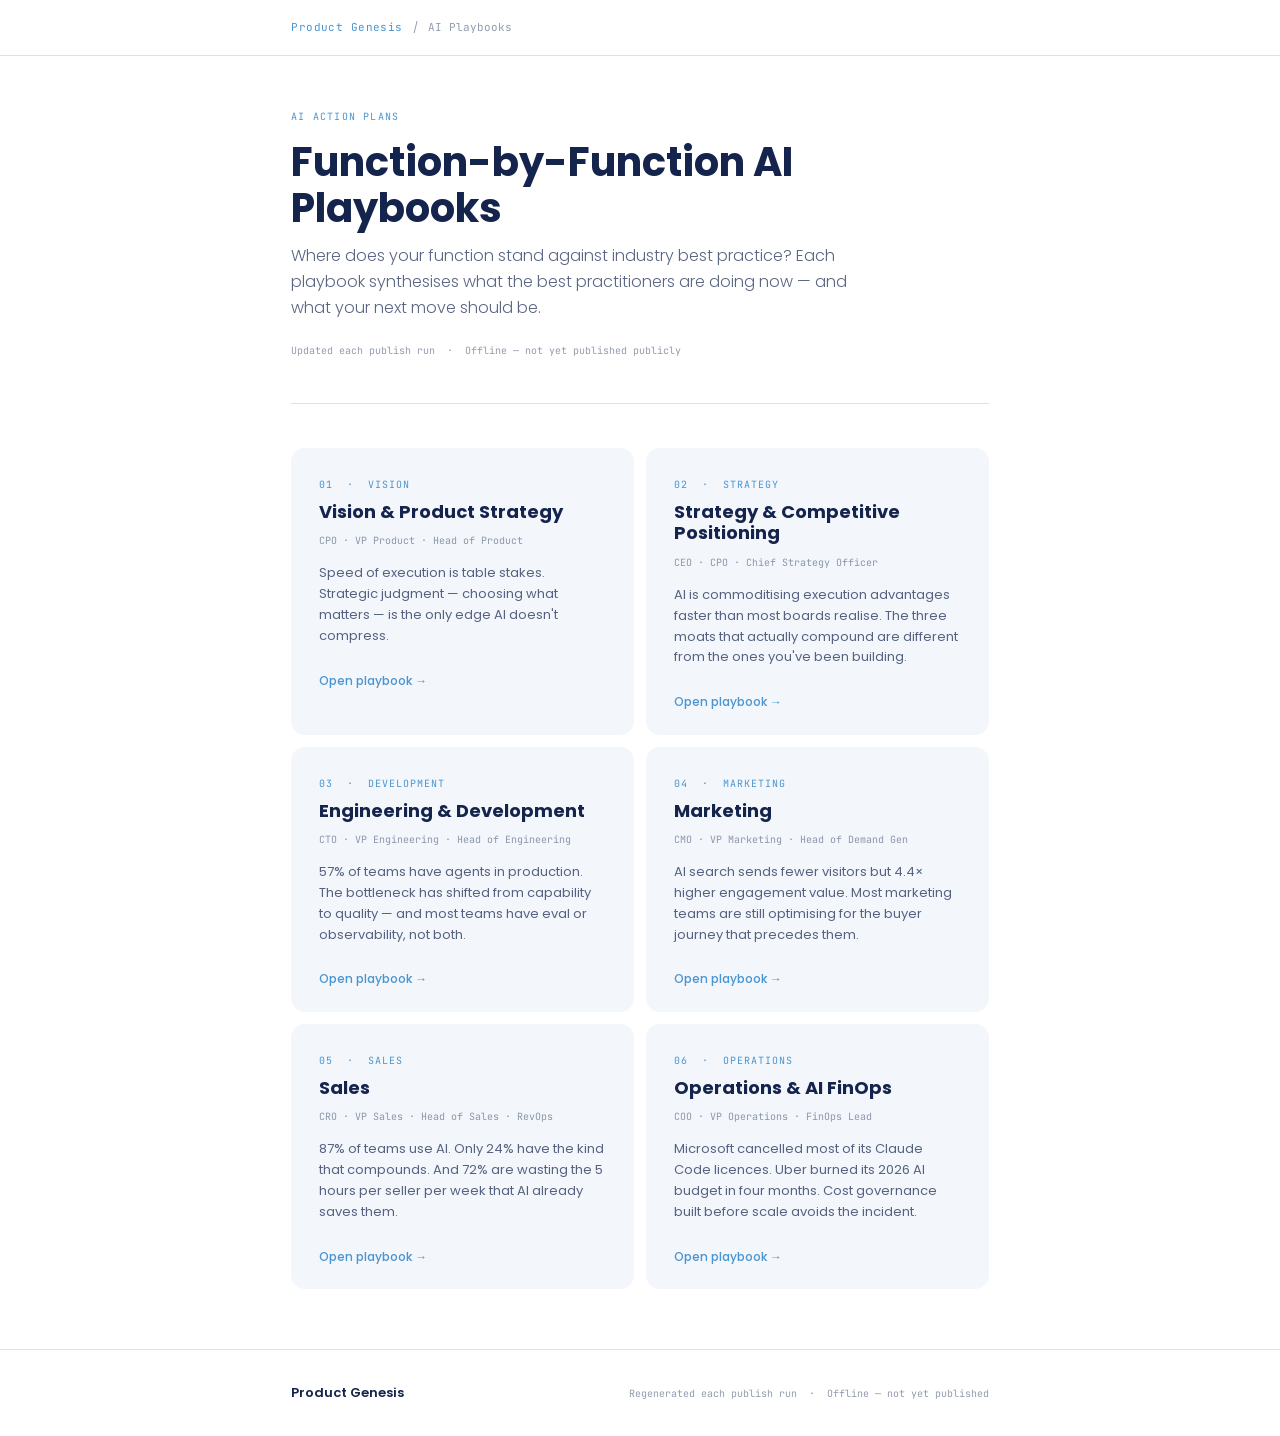
<file: playbooks/index.html>
<!DOCTYPE html>
<html lang="en">
<head>
  <meta charset="UTF-8">
  <meta name="viewport" content="width=device-width, initial-scale=1.0">
  <title>AI Playbooks — Product Genesis</title>
  <link href="https://fonts.googleapis.com/css2?family=Poppins:wght@300;400;500;600;700&family=JetBrains+Mono:wght@400;500&display=swap" rel="stylesheet">
  <style>
    :root {
      --bg: #ffffff; --bg-2: #f3f6fb; --bg-3: #e4ecf6;
      --ink: #14244C; --ink-soft: rgba(20,36,76,.70); --ink-mute: rgba(20,36,76,.46);
      --rule: rgba(20,36,76,.14); --accent: #4A95D0; --accent-soft: rgba(74,149,208,.14);
      --radius: 14px; --radius-sm: 10px; --pad: clamp(20px,4vw,56px); --maxw: 800px;
    }
    * { box-sizing: border-box; margin: 0; padding: 0; }
    html, body { background: var(--bg); color: var(--ink); font-family: "Poppins", ui-sans-serif, sans-serif; font-size: 15px; line-height: 1.7; -webkit-font-smoothing: antialiased; }
    .wrap { max-width: var(--maxw); margin: 0 auto; padding: 0 var(--pad); }
    nav { border-bottom: 1px solid var(--rule); padding: 18px 0; }
    nav .wrap { display: flex; align-items: center; gap: 10px; }
    nav a { color: var(--accent); text-decoration: none; font-family: "JetBrains Mono", monospace; font-size: 11px; letter-spacing:.04em; }
    nav a:hover { text-decoration: underline; }
    .sep { color: var(--ink-mute); font-size: 11px; }
    .crumb { color: var(--ink-mute); font-family: "JetBrains Mono", monospace; font-size: 11px; }
    .hero { padding: 52px 0 44px; border-bottom: 1px solid var(--rule); }
    .tag { font-family: "JetBrains Mono", monospace; font-size: 10px; letter-spacing:.12em; text-transform: uppercase; color: var(--accent); margin-bottom: 14px; }
    .hero h1 { font-size: clamp(26px,4vw,40px); font-weight: 700; line-height: 1.15; margin-bottom: 12px; }
    .hero-dek { font-size: 16px; font-weight: 300; color: var(--ink-soft); max-width: 560px; margin-bottom: 20px; line-height: 1.65; }
    .hero-meta { font-family: "JetBrains Mono", monospace; font-size: 10px; color: var(--ink-mute); }
    .grid { display: grid; grid-template-columns: repeat(auto-fill, minmax(320px, 1fr)); gap: 12px; padding: 44px 0 60px; }
    .card { background: var(--bg-2); border-radius: var(--radius); padding: 28px 28px 22px; text-decoration: none; display: flex; flex-direction: column; gap: 8px; transition: background .15s; }
    .card:hover { background: var(--bg-3); }
    .card-num { font-family: "JetBrains Mono", monospace; font-size: 10px; letter-spacing:.1em; text-transform: uppercase; color: var(--accent); }
    .card-title { font-weight: 700; font-size: 18px; color: var(--ink); line-height: 1.2; }
    .card-role { font-family: "JetBrains Mono", monospace; font-size: 10px; color: var(--ink-mute); margin-top: 2px; }
    .card-dek { font-size: 13px; color: var(--ink-soft); line-height: 1.6; margin-top: 6px; }
    .card-cta { margin-top: 16px; font-size: 12px; font-weight: 500; color: var(--accent); }
    footer { border-top: 1px solid var(--rule); padding: 32px 0; }
    footer .wrap { display: flex; justify-content: space-between; align-items: center; flex-wrap: wrap; gap: 10px; }
    .f-brand { font-weight: 600; font-size: 13px; }
    .f-note { font-family: "JetBrains Mono", monospace; font-size: 10px; color: var(--ink-mute); }
  </style>
</head>
<body>

<nav>
  <div class="wrap">
    <a href="../index.html">Product Genesis</a>
    <span class="sep">/</span>
    <span class="crumb">AI Playbooks</span>
  </div>
</nav>

<div class="wrap">
  <div class="hero">
    <div class="tag">AI Action Plans</div>
    <h1>Function-by-Function AI Playbooks</h1>
    <p class="hero-dek">Where does your function stand against industry best practice? Each playbook synthesises what the best practitioners are doing now — and what your next move should be.</p>
    <div class="hero-meta">Updated each publish run &nbsp;·&nbsp; Offline — not yet published publicly</div>
  </div>

  <div class="grid">
    <a class="card" href="vision.html">
      <div class="card-num">01 &nbsp;·&nbsp; Vision</div>
      <div class="card-title">Vision &amp; Product Strategy</div>
      <div class="card-role">CPO · VP Product · Head of Product</div>
      <p class="card-dek">Speed of execution is table stakes. Strategic judgment — choosing what matters — is the only edge AI doesn't compress.</p>
      <div class="card-cta">Open playbook →</div>
    </a>
    <a class="card" href="strategy.html">
      <div class="card-num">02 &nbsp;·&nbsp; Strategy</div>
      <div class="card-title">Strategy &amp; Competitive Positioning</div>
      <div class="card-role">CEO · CPO · Chief Strategy Officer</div>
      <p class="card-dek">AI is commoditising execution advantages faster than most boards realise. The three moats that actually compound are different from the ones you've been building.</p>
      <div class="card-cta">Open playbook →</div>
    </a>
    <a class="card" href="development.html">
      <div class="card-num">03 &nbsp;·&nbsp; Development</div>
      <div class="card-title">Engineering &amp; Development</div>
      <div class="card-role">CTO · VP Engineering · Head of Engineering</div>
      <p class="card-dek">57% of teams have agents in production. The bottleneck has shifted from capability to quality — and most teams have eval or observability, not both.</p>
      <div class="card-cta">Open playbook →</div>
    </a>
    <a class="card" href="marketing.html">
      <div class="card-num">04 &nbsp;·&nbsp; Marketing</div>
      <div class="card-title">Marketing</div>
      <div class="card-role">CMO · VP Marketing · Head of Demand Gen</div>
      <p class="card-dek">AI search sends fewer visitors but 4.4× higher engagement value. Most marketing teams are still optimising for the buyer journey that precedes them.</p>
      <div class="card-cta">Open playbook →</div>
    </a>
    <a class="card" href="sales.html">
      <div class="card-num">05 &nbsp;·&nbsp; Sales</div>
      <div class="card-title">Sales</div>
      <div class="card-role">CRO · VP Sales · Head of Sales · RevOps</div>
      <p class="card-dek">87% of teams use AI. Only 24% have the kind that compounds. And 72% are wasting the 5 hours per seller per week that AI already saves them.</p>
      <div class="card-cta">Open playbook →</div>
    </a>
    <a class="card" href="operations.html">
      <div class="card-num">06 &nbsp;·&nbsp; Operations</div>
      <div class="card-title">Operations &amp; AI FinOps</div>
      <div class="card-role">COO · VP Operations · FinOps Lead</div>
      <p class="card-dek">Microsoft cancelled most of its Claude Code licences. Uber burned its 2026 AI budget in four months. Cost governance built before scale avoids the incident.</p>
      <div class="card-cta">Open playbook →</div>
    </a>
  </div>
</div>

<footer>
  <div class="wrap">
    <div class="f-brand">Product Genesis</div>
    <div class="f-note">Regenerated each publish run &nbsp;·&nbsp; Offline — not yet published</div>
  </div>
</footer>

</body>
</html>
</file>
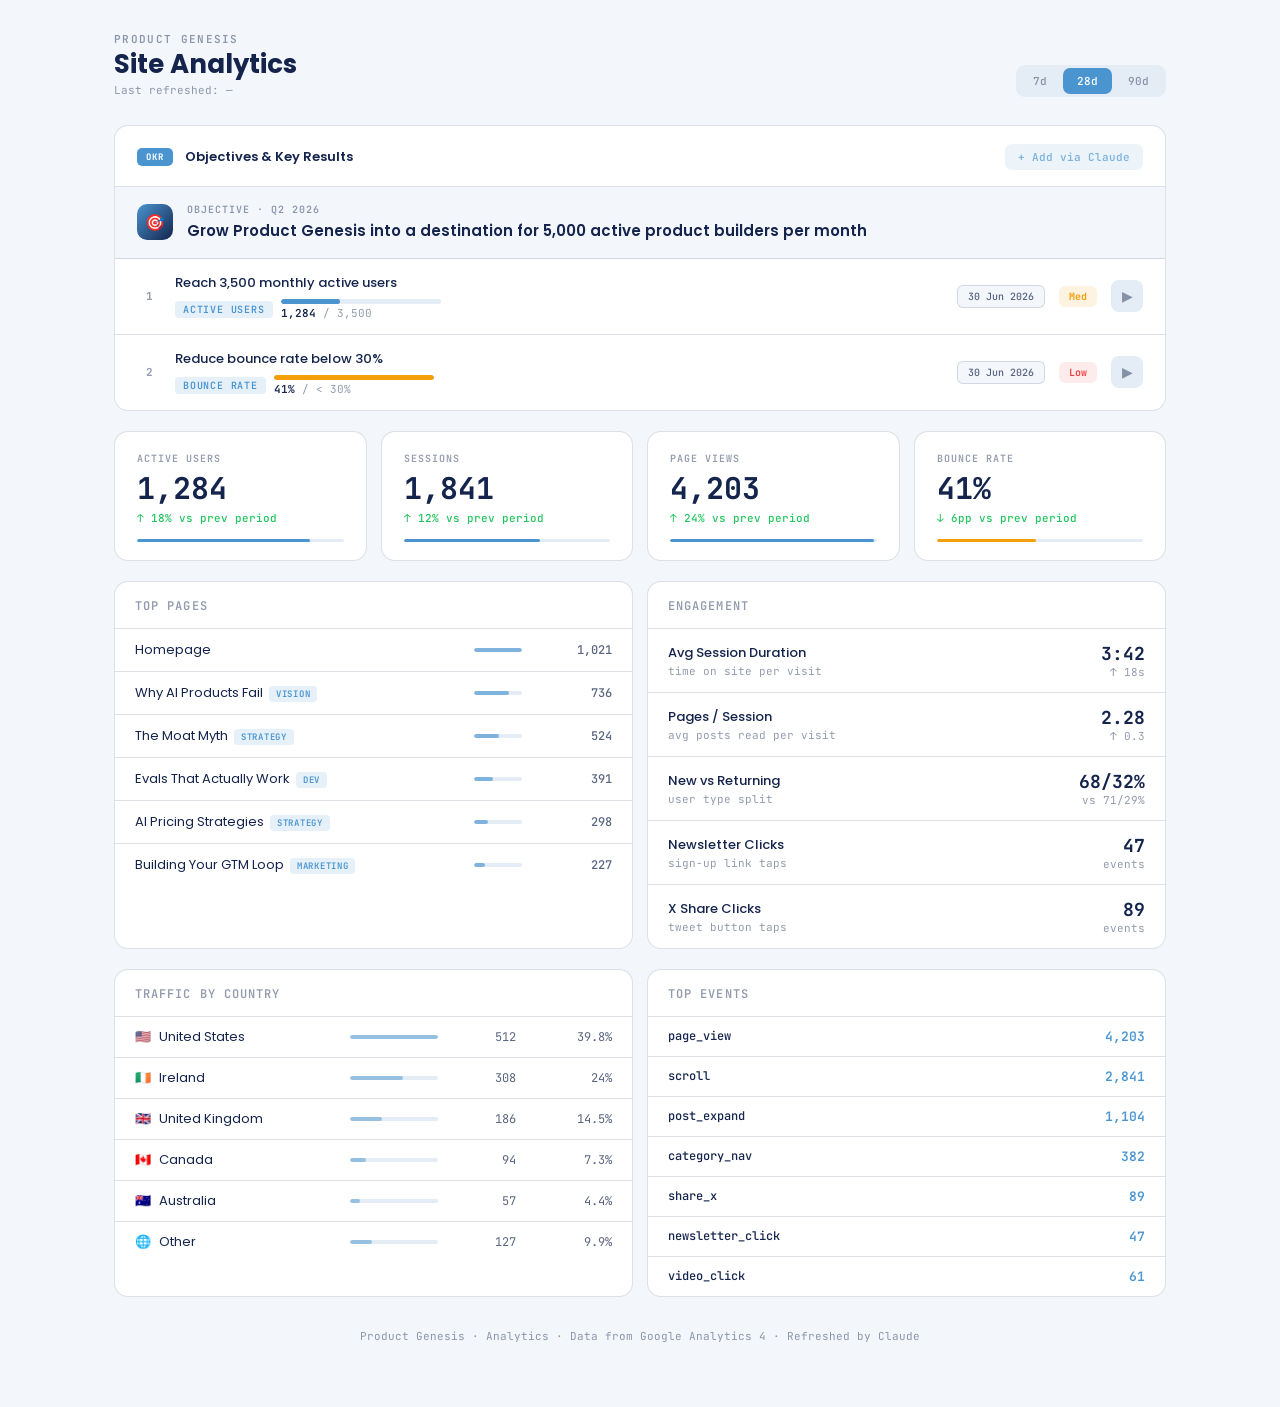
<file: analytics.html>
<!DOCTYPE html>
<html lang="en">
<head>
<meta charset="utf-8" />
<meta name="viewport" content="width=device-width, initial-scale=1" />
<title>Product Genesis — Analytics</title>
<link rel="preconnect" href="https://fonts.googleapis.com" />
<link rel="preconnect" href="https://fonts.gstatic.com" crossorigin />
<link href="https://fonts.googleapis.com/css2?family=Poppins:wght@300;400;500;600;700&family=JetBrains+Mono:wght@400;500&display=swap" rel="stylesheet" />
<style>
:root {
  --bg:          #ffffff;
  --bg-2:        #f3f6fb;
  --bg-3:        #e4ecf6;
  --ink:         #14244C;
  --ink-soft:    rgba(20,36,76,.70);
  --ink-mute:    rgba(20,36,76,.46);
  --rule:        rgba(20,36,76,.14);
  --accent:      #4A95D0;
  --accent-soft: rgba(74,149,208,.14);
  --card:        #ffffff;
  --radius:      14px;
  --mono:        "JetBrains Mono", monospace;
  --sans:        "Poppins", sans-serif;
  --green:       #22c55e;
  --green-soft:  rgba(34,197,94,.12);
  --red:         #ef4444;
  --amber:       #f59e0b;
  --amber-soft:  rgba(245,158,11,.12);
}
* { box-sizing: border-box; margin: 0; padding: 0; }
body { font-family: var(--sans); background: var(--bg-2); color: var(--ink); min-height: 100vh; }
.page { max-width: 1100px; margin: 0 auto; padding: 32px 24px 64px; }

/* Header */
.dash-header { display: flex; align-items: flex-end; justify-content: space-between; margin-bottom: 28px; gap: 16px; flex-wrap: wrap; }
.dash-site { font-size: 11px; font-weight: 600; letter-spacing: .12em; text-transform: uppercase; color: var(--ink-mute); font-family: var(--mono); margin-bottom: 4px; }
.dash-heading { font-size: 26px; font-weight: 700; line-height: 1.1; }
.dash-updated { font-size: 11px; color: var(--ink-mute); font-family: var(--mono); margin-top: 4px; }
.range-toggle { display: flex; background: var(--bg-3); border-radius: 9px; padding: 3px; gap: 2px; }
.range-btn { font-family: var(--mono); font-size: 11px; font-weight: 500; padding: 6px 14px; border-radius: 7px; border: none; cursor: pointer; background: transparent; color: var(--ink-mute); }
.range-btn.active { background: var(--accent); color: #fff; }

/* Panels */
.panel { background: var(--card); border-radius: var(--radius); border: 1px solid var(--rule); overflow: hidden; }
.panel-head { display: flex; align-items: center; justify-content: space-between; padding: 16px 20px 14px; border-bottom: 1px solid var(--rule); }
.panel-title { font-size: 12px; font-weight: 600; text-transform: uppercase; letter-spacing: .09em; color: var(--ink-mute); font-family: var(--mono); }

/* Layout */
.two-col { display: grid; grid-template-columns: 1fr 1fr; gap: 14px; margin-bottom: 14px; }
.section-gap { margin-bottom: 20px; }

/* Stat cards */
.stat-grid { display: grid; grid-template-columns: repeat(4, 1fr); gap: 14px; margin-bottom: 20px; }
.stat-card { background: var(--card); border-radius: var(--radius); padding: 20px 22px 18px; border: 1px solid var(--rule); }
.stat-label { font-size: 10px; font-weight: 600; text-transform: uppercase; letter-spacing: .1em; color: var(--ink-mute); font-family: var(--mono); margin-bottom: 8px; }
.stat-value { font-size: 30px; font-weight: 700; line-height: 1; margin-bottom: 8px; font-family: var(--mono); }
.stat-delta { font-size: 11px; font-family: var(--mono); font-weight: 500; }
.delta-up { color: var(--green); }
.delta-down { color: var(--red); }
.delta-neutral { color: var(--ink-mute); }
.stat-bar { height: 3px; background: var(--bg-3); border-radius: 2px; margin-top: 14px; overflow: hidden; }
.stat-bar-fill { height: 100%; border-radius: 2px; }

/* OKR section */
.okr-section { background: var(--card); border-radius: var(--radius); border: 1px solid var(--rule); margin-bottom: 20px; overflow: hidden; }
.okr-header { display: flex; align-items: center; justify-content: space-between; padding: 18px 22px 16px; border-bottom: 1px solid var(--rule); gap: 12px; }
.okr-badge { font-family: var(--mono); font-size: 9px; font-weight: 700; text-transform: uppercase; letter-spacing: .1em; background: var(--accent); color: #fff; padding: 3px 9px; border-radius: 5px; }
.okr-section-title { font-size: 13px; font-weight: 600; }
.okr-add-btn { font-family: var(--mono); font-size: 11px; font-weight: 600; color: var(--accent); background: var(--accent-soft); border: none; border-radius: 7px; padding: 6px 13px; cursor: default; opacity: .7; }
.objective-row { display: flex; align-items: center; gap: 14px; padding: 16px 22px; border-bottom: 1px solid var(--rule); background: var(--bg-2); }
.obj-icon { width: 36px; height: 36px; border-radius: 10px; background: linear-gradient(135deg, var(--accent), #14244C); display: flex; align-items: center; justify-content: center; font-size: 16px; flex-shrink: 0; }
.obj-label { font-size: 10px; font-weight: 600; text-transform: uppercase; letter-spacing: .1em; color: var(--ink-mute); font-family: var(--mono); margin-bottom: 3px; }
.obj-text { font-size: 15px; font-weight: 600; }
.kr-list { list-style: none; }
.kr-item { border-bottom: 1px solid var(--rule); }
.kr-item:last-child { border-bottom: none; }
.kr-row { display: grid; grid-template-columns: 24px 1fr auto auto auto; align-items: center; gap: 14px; padding: 14px 22px; }
.kr-num { font-family: var(--mono); font-size: 11px; font-weight: 700; color: var(--ink-mute); text-align: center; }
.kr-main { min-width: 0; }
.kr-description { font-size: 13px; font-weight: 500; margin-bottom: 6px; }
.kr-metric-row { display: flex; align-items: center; gap: 8px; flex-wrap: wrap; }
.kr-metric-tag { font-family: var(--mono); font-size: 10px; font-weight: 600; text-transform: uppercase; letter-spacing: .08em; background: var(--accent-soft); color: var(--accent); padding: 2px 8px; border-radius: 4px; }
.kr-progress-wrap { flex: 1; min-width: 80px; max-width: 160px; }
.kr-progress-track { height: 5px; background: var(--bg-3); border-radius: 3px; overflow: hidden; }
.kr-progress-fill { height: 100%; border-radius: 3px; }
.kr-values { font-family: var(--mono); font-size: 11px; color: var(--ink-mute); margin-top: 2px; }
.kr-values strong { color: var(--ink); font-weight: 600; }
.kr-date-chip { font-family: var(--mono); font-size: 10px; font-weight: 500; color: var(--ink-soft); background: var(--bg-2); border: 1px solid var(--rule); border-radius: 6px; padding: 4px 10px; white-space: nowrap; }
.confidence-chip { font-family: var(--mono); font-size: 10px; font-weight: 700; border-radius: 6px; padding: 4px 10px; white-space: nowrap; }
.conf-high { background: var(--green-soft); color: var(--green); }
.conf-med  { background: var(--amber-soft); color: var(--amber); }
.conf-low  { background: rgba(239,68,68,.1); color: var(--red); }
.steps-btn { width: 32px; height: 32px; border-radius: 8px; background: var(--bg-3); border: none; cursor: pointer; display: flex; align-items: center; justify-content: center; color: var(--ink-mute); font-size: 14px; flex-shrink: 0; }
.steps-btn.open { background: var(--accent); color: #fff; }
.steps-panel { display: none; padding: 0 22px 18px 60px; }
.steps-panel.open { display: block; }
.steps-list { list-style: none; position: relative; }
.steps-list::before { content: ''; position: absolute; left: 13px; top: 8px; bottom: 8px; width: 2px; background: var(--rule); }
.step-item { display: flex; gap: 14px; align-items: flex-start; padding: 6px 0; }
.step-dot { width: 28px; height: 28px; border-radius: 50%; background: var(--bg-2); border: 2px solid var(--rule); display: flex; align-items: center; justify-content: center; font-family: var(--mono); font-size: 10px; font-weight: 700; color: var(--ink-mute); flex-shrink: 0; position: relative; z-index: 1; }
.step-dot.done { background: var(--green); border-color: var(--green); color: #fff; }
.step-dot.active { background: var(--accent); border-color: var(--accent); color: #fff; }
.step-content { padding-top: 4px; }
.step-title { font-size: 12px; font-weight: 600; margin-bottom: 2px; }
.step-desc { font-size: 11px; color: var(--ink-mute); line-height: 1.4; margin-bottom: 4px; }
.step-date { font-family: var(--mono); font-size: 10px; color: var(--accent); font-weight: 500; }

/* Top pages */
.pages-table { width: 100%; border-collapse: collapse; }
.pages-table tr { border-bottom: 1px solid var(--rule); }
.pages-table tr:last-child { border-bottom: none; }
.pages-table td { padding: 11px 20px; font-size: 13px; vertical-align: middle; }
.pages-table td:last-child { text-align: right; font-family: var(--mono); font-size: 12px; font-weight: 500; color: var(--ink-soft); }
.page-bar-cell { width: 80px; padding-right: 12px !important; }
.page-mini-bar { height: 4px; background: var(--bg-3); border-radius: 2px; overflow: hidden; }
.page-mini-bar-fill { height: 100%; background: var(--accent); border-radius: 2px; opacity: .65; }
.page-cat-pill { display: inline-block; font-family: var(--mono); font-size: 9px; font-weight: 600; text-transform: uppercase; letter-spacing: .08em; padding: 2px 7px; border-radius: 4px; background: var(--accent-soft); color: var(--accent); margin-left: 6px; }

/* Engagement */
.eng-list { list-style: none; }
.eng-item { display: flex; align-items: center; justify-content: space-between; padding: 13px 20px; border-bottom: 1px solid var(--rule); gap: 12px; }
.eng-item:last-child { border-bottom: none; }
.eng-metric { font-size: 13px; font-weight: 500; }
.eng-sub { font-size: 11px; color: var(--ink-mute); margin-top: 1px; font-family: var(--mono); }
.eng-value { font-family: var(--mono); font-size: 18px; font-weight: 700; text-align: right; }
.eng-value small { font-size: 11px; font-weight: 400; color: var(--ink-mute); display: block; }

/* Country */
.country-table { width: 100%; border-collapse: collapse; }
.country-table tr { border-bottom: 1px solid var(--rule); }
.country-table tr:last-child { border-bottom: none; }
.country-table td { padding: 10px 20px; font-size: 13px; vertical-align: middle; }
.country-table td:nth-child(3), .country-table td:nth-child(4) { text-align: right; font-family: var(--mono); font-size: 12px; color: var(--ink-soft); }
.country-flag { margin-right: 8px; }
.country-bar-wrap { min-width: 100px; }
.country-bar-bg { height: 4px; background: var(--bg-3); border-radius: 2px; overflow: hidden; }
.country-bar-fill { height: 100%; background: var(--accent); border-radius: 2px; opacity: .5; }

/* Events */
.events-list { list-style: none; }
.event-item { display: flex; align-items: center; justify-content: space-between; padding: 11px 20px; border-bottom: 1px solid var(--rule); gap: 12px; }
.event-item:last-child { border-bottom: none; }
.event-name { font-family: var(--mono); font-size: 12px; font-weight: 500; }
.event-count { font-family: var(--mono); font-size: 13px; font-weight: 600; color: var(--accent); }

/* Footer */
.dash-footer { margin-top: 32px; font-size: 11px; color: var(--ink-mute); font-family: var(--mono); text-align: center; }
</style>
</head>
<body>
<div id="root"></div>
<!-- ANALYTICS_DATA:BEGIN -->
<script>
const ANALYTICS_DATA = {
  refreshed: "—",
  range: "28d",
  stats: {
    activeUsers: 1284, activeUsersDelta: 18,
    sessions: 1841,    sessionsDelta: 12,
    pageViews: 4203,   pageViewsDelta: 24,
    bounceRate: 41,    bounceRateDelta: -6,
  },
  topPages: [
    { path: "/", title: "Homepage", cat: null, views: 1021 },
    { path: "/post/why-ai-products-fail", title: "Why AI Products Fail", cat: "vision", views: 736 },
    { path: "/post/the-moat-myth", title: "The Moat Myth", cat: "strategy", views: 524 },
    { path: "/post/evals-that-work", title: "Evals That Actually Work", cat: "dev", views: 391 },
    { path: "/post/ai-pricing", title: "AI Pricing Strategies", cat: "strategy", views: 298 },
    { path: "/post/gtm-loop", title: "Building Your GTM Loop", cat: "marketing", views: 227 },
  ],
  engagement: {
    avgSessionDuration: "3:42", avgSessionDurationDeltaSecs: 18,
    pagesPerSession: 2.28,      pagesPerSessionDelta: 0.3,
    newUsersPercent: 68,        returningUsersPercent: 32,
    newUsersPrevPercent: 71,
    newsletterClicks: 47,
    shareXClicks: 89,
  },
  countries: [
    { flag: "🇺🇸", country: "United States", users: 512, percent: 39.8 },
    { flag: "🇮🇪", country: "Ireland",        users: 308, percent: 24.0 },
    { flag: "🇬🇧", country: "United Kingdom", users: 186, percent: 14.5 },
    { flag: "🇨🇦", country: "Canada",         users: 94,  percent: 7.3  },
    { flag: "🇦🇺", country: "Australia",      users: 57,  percent: 4.4  },
    { flag: "🌐",  country: "Other",           users: 127, percent: 9.9  },
  ],
  events: [
    { name: "page_view",        count: 4203 },
    { name: "scroll",           count: 2841 },
    { name: "post_expand",      count: 1104 },
    { name: "category_nav",     count: 382  },
    { name: "share_x",         count: 89   },
    { name: "newsletter_click", count: 47   },
    { name: "video_click",      count: 61   },
  ],
  krCurrentValues: { "kr1": 1284, "kr2": 41 },
};
</script>
<!-- ANALYTICS_DATA:END -->

<!-- OKR_DATA:BEGIN -->
<script>
const OKR_DATA = {
  objectives: [
    {
      id: "obj1",
      quarter: "Q2 2026",
      icon: "🎯",
      text: "Grow Product Genesis into a destination for 5,000 active product builders per month",
      keyResults: [
        {
          id: "kr1",
          description: "Reach 3,500 monthly active users",
          metricLabel: "Active Users",
          target: 3500,
          targetDate: "30 Jun 2026",
          confidence: "med",
          isPercent: false,
          invertProgress: false,
          steps: [
            { title: "Launch daily digest workflow", description: "Publish curated content 5 days/week to build habit-forming visit cadence.", date: "10 May 2026", status: "done" },
            { title: "Publish to 3 distribution channels", description: "Cross-post digests to LinkedIn, X, and one newsletter to drive referral traffic.", date: "1 Jun 2026", status: "active" },
            { title: "SEO: optimise top 10 posts", description: "Add meta descriptions, structured headings, and internal links to highest-traffic posts.", date: "20 Jun 2026", status: "pending" }
          ]
        },
        {
          id: "kr2",
          description: "Reduce bounce rate below 30%",
          metricLabel: "Bounce Rate",
          target: 30,
          targetDate: "30 Jun 2026",
          confidence: "low",
          isPercent: true,
          invertProgress: true,
          steps: [
            { title: "Add related posts to each article", description: "Surface 3 related posts at the bottom of every expanded post to encourage next reads.", date: "5 Jun 2026", status: "pending" },
            { title: "Improve above-the-fold hook", description: "Rewrite hero dek and category intros to immediately signal value to new visitors.", date: "15 Jun 2026", status: "pending" }
          ]
        }
      ]
    }
  ]
};
</script>
<!-- OKR_DATA:END -->

<script>
// ── helpers ──────────────────────────────────────────────────────────
function fmt(n) {
  if (n === undefined || n === null || n === 0) return '—';
  return Number(n).toLocaleString();
}
function fmtDelta(n, unit, invert) {
  if (!n) return '<span class="delta-neutral">—</span>';
  const improved = invert ? n < 0 : n > 0;
  const cls = improved ? 'delta-up' : 'delta-down';
  const arrow = n > 0 ? '↑' : '↓';
  return `<span class="${cls}">${arrow} ${Math.abs(n)}${unit} vs prev period</span>`;
}
function barFill(delta) {
  return Math.min(99, Math.abs(delta || 0) * 3 + 30);
}

// ── Header ───────────────────────────────────────────────────────────
function renderHeader() {
  const { refreshed, range } = ANALYTICS_DATA;
  const btn = (r) => `<button class="range-btn${range === r ? ' active' : ''}" data-range="${r}">${r}</button>`;
  return `
    <div class="dash-header">
      <div>
        <div class="dash-site">Product Genesis</div>
        <div class="dash-heading">Site Analytics</div>
        <div class="dash-updated">Last refreshed: ${refreshed}</div>
      </div>
      <div class="range-toggle">${btn('7d')}${btn('28d')}${btn('90d')}</div>
    </div>`;
}

// ── Stat cards ───────────────────────────────────────────────────────
function renderStats() {
  const s = ANALYTICS_DATA.stats;
  const card = ({ label, value, delta, unit, invert, barColor }) => `
    <div class="stat-card">
      <div class="stat-label">${label}</div>
      <div class="stat-value">${value}</div>
      <div class="stat-delta">${fmtDelta(delta, unit, invert)}</div>
      <div class="stat-bar"><div class="stat-bar-fill" style="width:${barFill(delta)}%;background:${barColor || 'var(--accent)'}"></div></div>
    </div>`;
  return `
    <div class="stat-grid">
      ${card({ label: 'Active Users', value: fmt(s.activeUsers), delta: s.activeUsersDelta, unit: '%' })}
      ${card({ label: 'Sessions',     value: fmt(s.sessions),    delta: s.sessionsDelta,    unit: '%' })}
      ${card({ label: 'Page Views',   value: fmt(s.pageViews),   delta: s.pageViewsDelta,   unit: '%' })}
      ${card({ label: 'Bounce Rate',  value: s.bounceRate ? s.bounceRate + '%' : '—', delta: s.bounceRateDelta, unit: 'pp', invert: true, barColor: 'var(--amber)' })}
    </div>`;
}

// ── OKR section ──────────────────────────────────────────────────────
function confClass(c) {
  return { high: 'conf-high', med: 'conf-med', low: 'conf-low' }[c] || 'conf-med';
}
function confLabel(c) {
  return { high: 'High', med: 'Med', low: 'Low' }[c] || c;
}

function renderStep(step, index) {
  const dotClass = step.status === 'done' ? 'done' : step.status === 'active' ? 'active' : '';
  const dotInner = step.status === 'done' ? '✓' : String(index + 1);
  const statusSuffix = step.status === 'done' ? ' · Complete' : step.status === 'active' ? ' · In progress' : '';
  return `
    <li class="step-item">
      <div class="step-dot ${dotClass}">${dotInner}</div>
      <div class="step-content">
        <div class="step-title">${step.title}</div>
        <div class="step-desc">${step.description}</div>
        <div class="step-date">${step.date}${statusSuffix}</div>
      </div>
    </li>`;
}

function renderKR(kr, index) {
  const current = ANALYTICS_DATA.krCurrentValues[kr.id] ?? 0;
  const pct = kr.target > 0 ? Math.min(100, (current / kr.target) * 100).toFixed(0) : 0;
  const barColor = kr.invertProgress ? 'var(--amber)' : 'var(--accent)';
  const currentDisplay = kr.isPercent ? (current || '—') + (current ? '%' : '') : fmt(current);
  const targetDisplay  = kr.isPercent ? '< ' + kr.target + '%' : fmt(kr.target);
  const stepsHtml = (kr.steps || []).map((s, i) => renderStep(s, i)).join('');
  return `
    <li class="kr-item">
      <div class="kr-row">
        <div class="kr-num">${index + 1}</div>
        <div class="kr-main">
          <div class="kr-description">${kr.description}</div>
          <div class="kr-metric-row">
            <span class="kr-metric-tag">${kr.metricLabel}</span>
            <div class="kr-progress-wrap">
              <div class="kr-progress-track">
                <div class="kr-progress-fill" style="width:${pct}%;background:${barColor}"></div>
              </div>
              <div class="kr-values"><strong>${currentDisplay}</strong> / ${targetDisplay}</div>
            </div>
          </div>
        </div>
        <div class="kr-date-chip">${kr.targetDate}</div>
        <div class="confidence-chip ${confClass(kr.confidence)}">${confLabel(kr.confidence)}</div>
        <button class="steps-btn" data-kr-id="${kr.id}" title="View action steps">▶</button>
      </div>
      <div class="steps-panel" id="steps-${kr.id}">
        <ul class="steps-list">${stepsHtml}</ul>
      </div>
    </li>`;
}

function renderObjective(obj) {
  const krsHtml = (obj.keyResults || []).map((kr, i) => renderKR(kr, i)).join('');
  return `
    <div class="okr-section">
      <div class="okr-header">
        <div style="display:flex;align-items:center;gap:12px">
          <span class="okr-badge">OKR</span>
          <span class="okr-section-title">Objectives & Key Results</span>
        </div>
        <button class="okr-add-btn">+ Add via Claude</button>
      </div>
      <div class="objective-row">
        <div class="obj-icon">${obj.icon || '🎯'}</div>
        <div>
          <div class="obj-label">Objective · ${obj.quarter}</div>
          <div class="obj-text">${obj.text}</div>
        </div>
      </div>
      <ul class="kr-list">${krsHtml}</ul>
    </div>`;
}

function renderOKR() {
  return (OKR_DATA.objectives || []).map(renderObjective).join('');
}

function initAccordions() {
  document.querySelectorAll('.steps-btn').forEach(btn => {
    btn.addEventListener('click', () => {
      const panel = document.getElementById('steps-' + btn.dataset.krId);
      const open = panel.classList.toggle('open');
      btn.classList.toggle('open', open);
      btn.textContent = open ? '▼' : '▶';
    });
  });
}

// ── Top Pages ─────────────────────────────────────────────────────────
function renderTopPages() {
  const pages = ANALYTICS_DATA.topPages;
  const maxViews = pages.length ? Math.max(...pages.map(p => p.views)) : 1;
  const rows = pages.map(p => {
    const pct = ((p.views / maxViews) * 100).toFixed(0);
    const pill = p.cat ? `<span class="page-cat-pill">${p.cat}</span>` : '';
    return `
      <tr>
        <td>${p.title}${pill}</td>
        <td class="page-bar-cell"><div class="page-mini-bar"><div class="page-mini-bar-fill" style="width:${pct}%"></div></div></td>
        <td>${fmt(p.views)}</td>
      </tr>`;
  }).join('');
  const empty = `<tr><td colspan="3" style="padding:20px;text-align:center;color:var(--ink-mute);font-family:var(--mono);font-size:12px">No data — refresh the dashboard</td></tr>`;
  return `
    <div class="panel">
      <div class="panel-head"><span class="panel-title">Top Pages</span></div>
      <table class="pages-table">${rows || empty}</table>
    </div>`;
}

// ── Engagement ────────────────────────────────────────────────────────
function renderEngagement() {
  const e = ANALYTICS_DATA.engagement;
  const durDelta = e.avgSessionDurationDeltaSecs
    ? `${e.avgSessionDurationDeltaSecs > 0 ? '↑' : '↓'} ${Math.abs(e.avgSessionDurationDeltaSecs)}s`
    : '—';
  const ppsDelta = e.pagesPerSessionDelta
    ? `${e.pagesPerSessionDelta > 0 ? '↑' : '↓'} ${Math.abs(e.pagesPerSessionDelta).toFixed(1)}`
    : '—';
  const newPrev = e.newUsersPrevPercent || '—';
  const retPrev = e.newUsersPrevPercent ? 100 - e.newUsersPrevPercent : '—';
  const row = (metric, sub, value, small) => `
    <li class="eng-item">
      <div><div class="eng-metric">${metric}</div><div class="eng-sub">${sub}</div></div>
      <div class="eng-value">${value}<small>${small}</small></div>
    </li>`;
  return `
    <div class="panel">
      <div class="panel-head"><span class="panel-title">Engagement</span></div>
      <ul class="eng-list">
        ${row('Avg Session Duration', 'time on site per visit', e.avgSessionDuration || '—', durDelta)}
        ${row('Pages / Session', 'avg posts read per visit', e.pagesPerSession || '—', ppsDelta)}
        ${row('New vs Returning', 'user type split', `${e.newUsersPercent || '—'}/${e.returningUsersPercent || '—'}%`, `vs ${newPrev}/${retPrev}%`)}
        ${row('Newsletter Clicks', 'sign-up link taps', fmt(e.newsletterClicks), 'events')}
        ${row('X Share Clicks', 'tweet button taps', fmt(e.shareXClicks), 'events')}
      </ul>
    </div>`;
}

// ── Countries ─────────────────────────────────────────────────────────
function renderCountries() {
  const countries = ANALYTICS_DATA.countries;
  const maxUsers = countries.length ? Math.max(...countries.map(c => c.users)) : 1;
  const rows = countries.map(c => {
    const pct = ((c.users / maxUsers) * 100).toFixed(0);
    return `
      <tr>
        <td><span class="country-flag">${c.flag}</span>${c.country}</td>
        <td class="country-bar-wrap"><div class="country-bar-bg"><div class="country-bar-fill" style="width:${pct}%"></div></div></td>
        <td>${fmt(c.users)}</td>
        <td>${c.percent}%</td>
      </tr>`;
  }).join('');
  const empty = `<tr><td colspan="4" style="padding:20px;text-align:center;color:var(--ink-mute);font-family:var(--mono);font-size:12px">No data — refresh the dashboard</td></tr>`;
  return `
    <div class="panel">
      <div class="panel-head"><span class="panel-title">Traffic by Country</span></div>
      <table class="country-table">${rows || empty}</table>
    </div>`;
}

// ── Events ────────────────────────────────────────────────────────────
function renderEvents() {
  const events = ANALYTICS_DATA.events;
  const rows = events.map(e => `
    <li class="event-item">
      <span class="event-name">${e.name}</span>
      <span class="event-count">${fmt(e.count)}</span>
    </li>`).join('');
  const empty = `<li class="event-item" style="justify-content:center;color:var(--ink-mute);font-family:var(--mono);font-size:12px">No data — refresh the dashboard</li>`;
  return `
    <div class="panel">
      <div class="panel-head"><span class="panel-title">Top Events</span></div>
      <ul class="events-list">${rows || empty}</ul>
    </div>`;
}

// ── App entry point ──────────────────────────────────────────────────
function renderApp() {
  document.getElementById('root').innerHTML = `
    <div class="page">
      ${renderHeader()}
      ${renderOKR()}
      ${renderStats()}
      <div class="two-col section-gap">
        ${renderTopPages()}
        ${renderEngagement()}
      </div>
      <div class="two-col section-gap">
        ${renderCountries()}
        ${renderEvents()}
      </div>
      <div class="dash-footer">Product Genesis · Analytics · Data from Google Analytics 4 · Refreshed by Claude</div>
    </div>`;
  initRangeToggle();
  initAccordions();
}

function initRangeToggle() {
  document.querySelectorAll('.range-btn').forEach(btn => {
    btn.addEventListener('click', () => {
      document.querySelectorAll('.range-btn').forEach(b => b.classList.remove('active'));
      btn.classList.add('active');
    });
  });
}

document.addEventListener('DOMContentLoaded', renderApp);
</script>
</body>
</html>
</file>
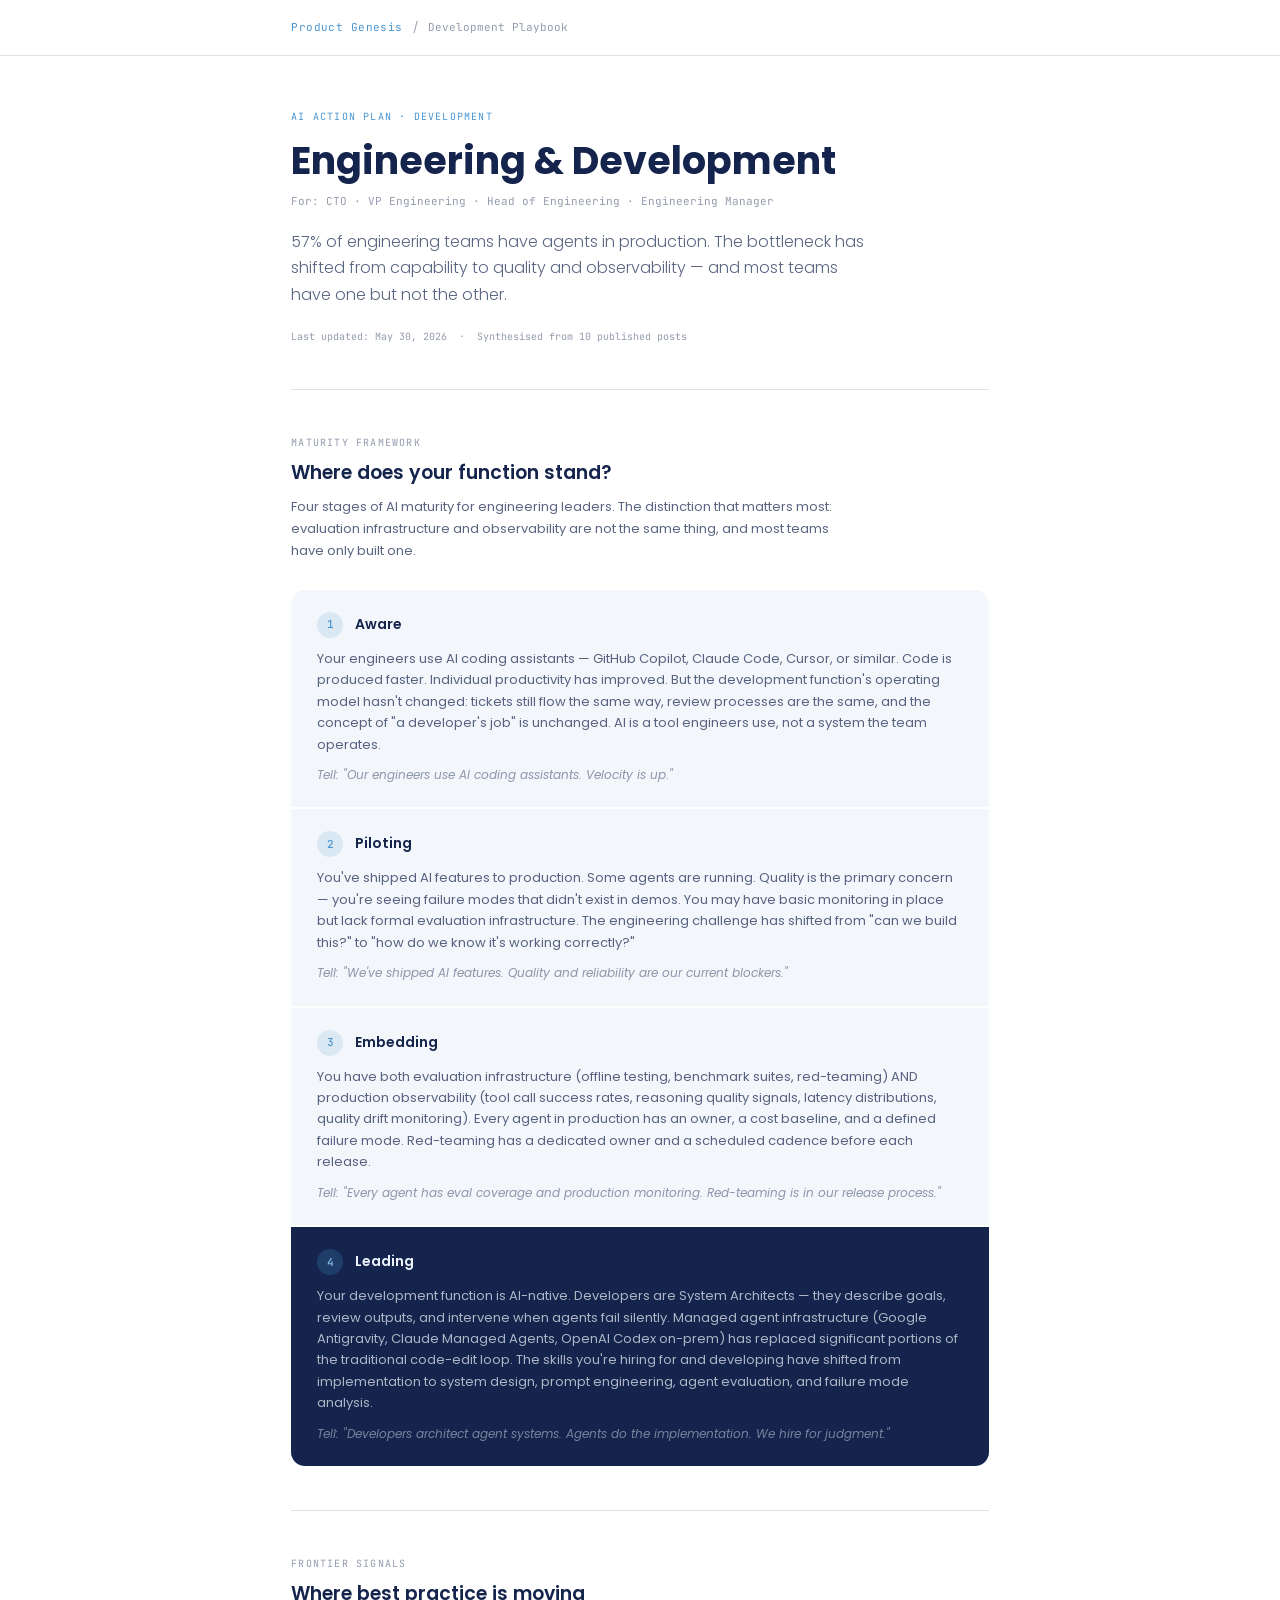
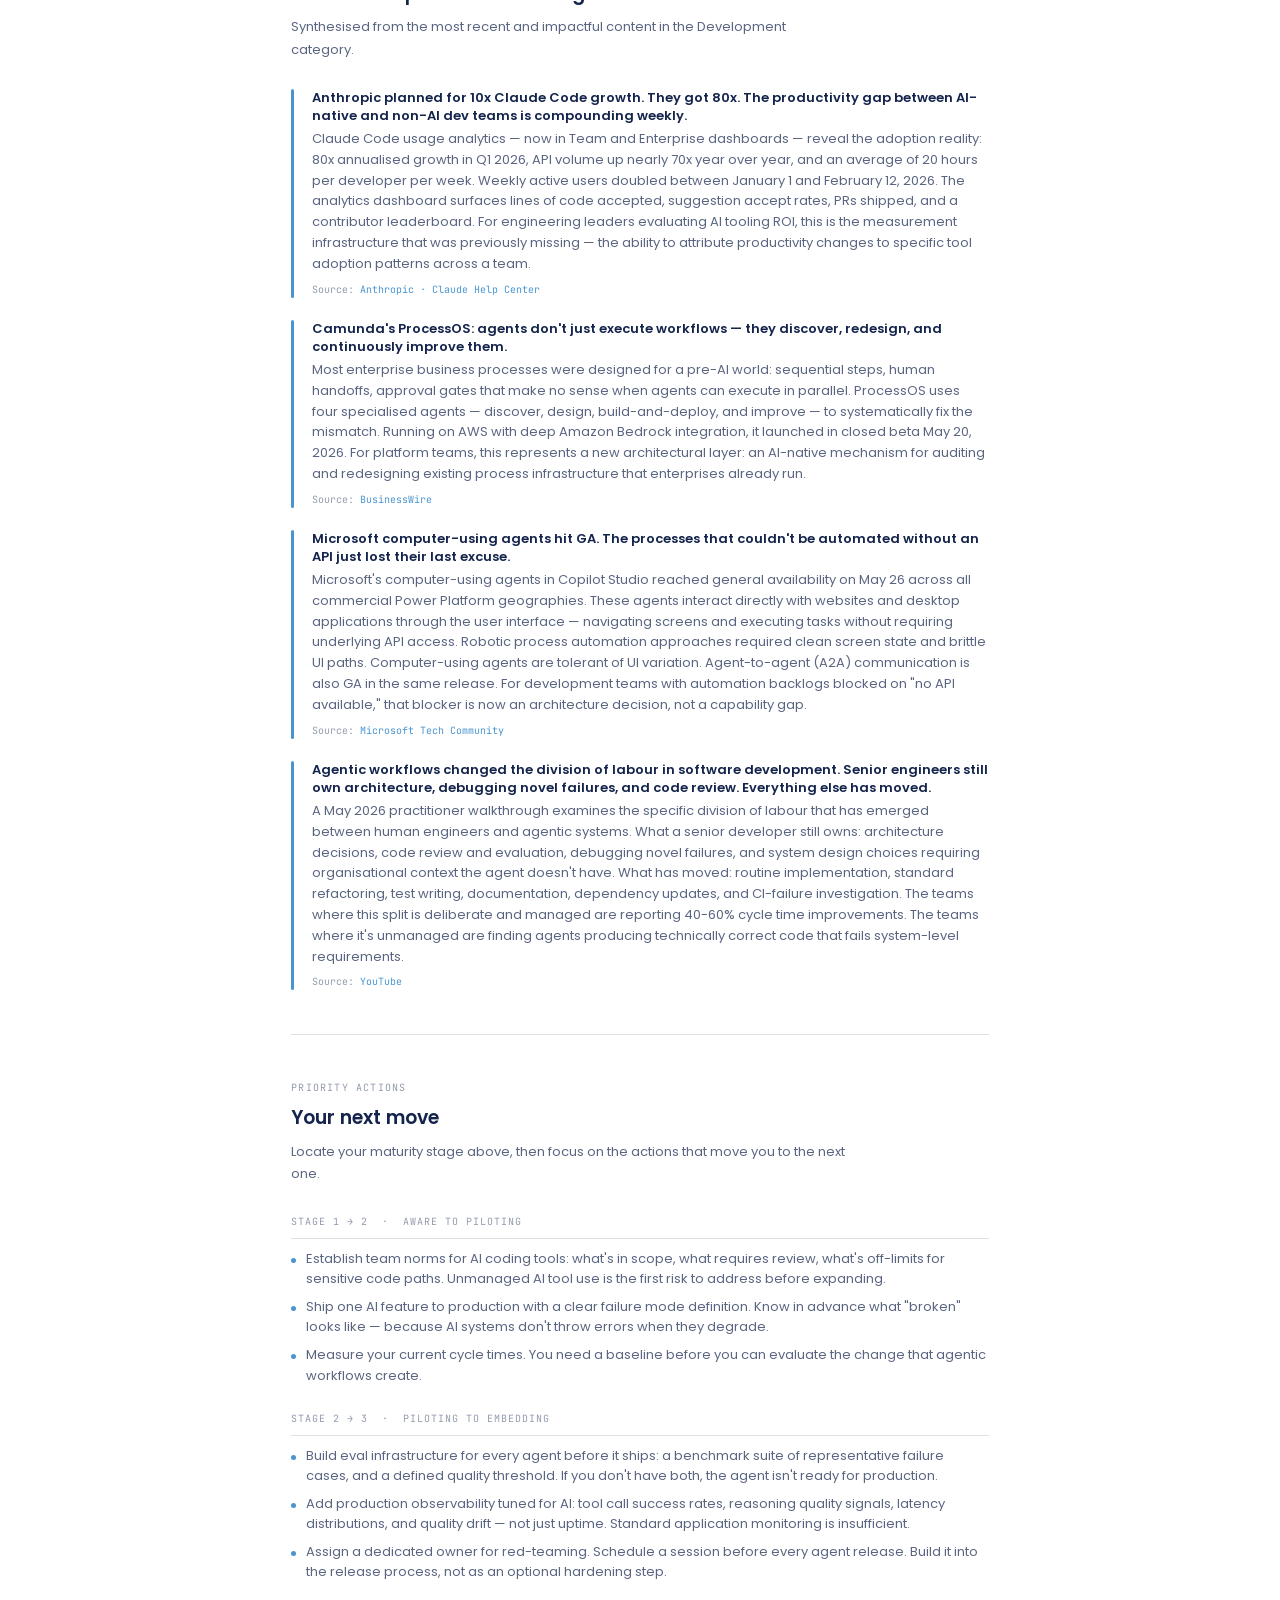
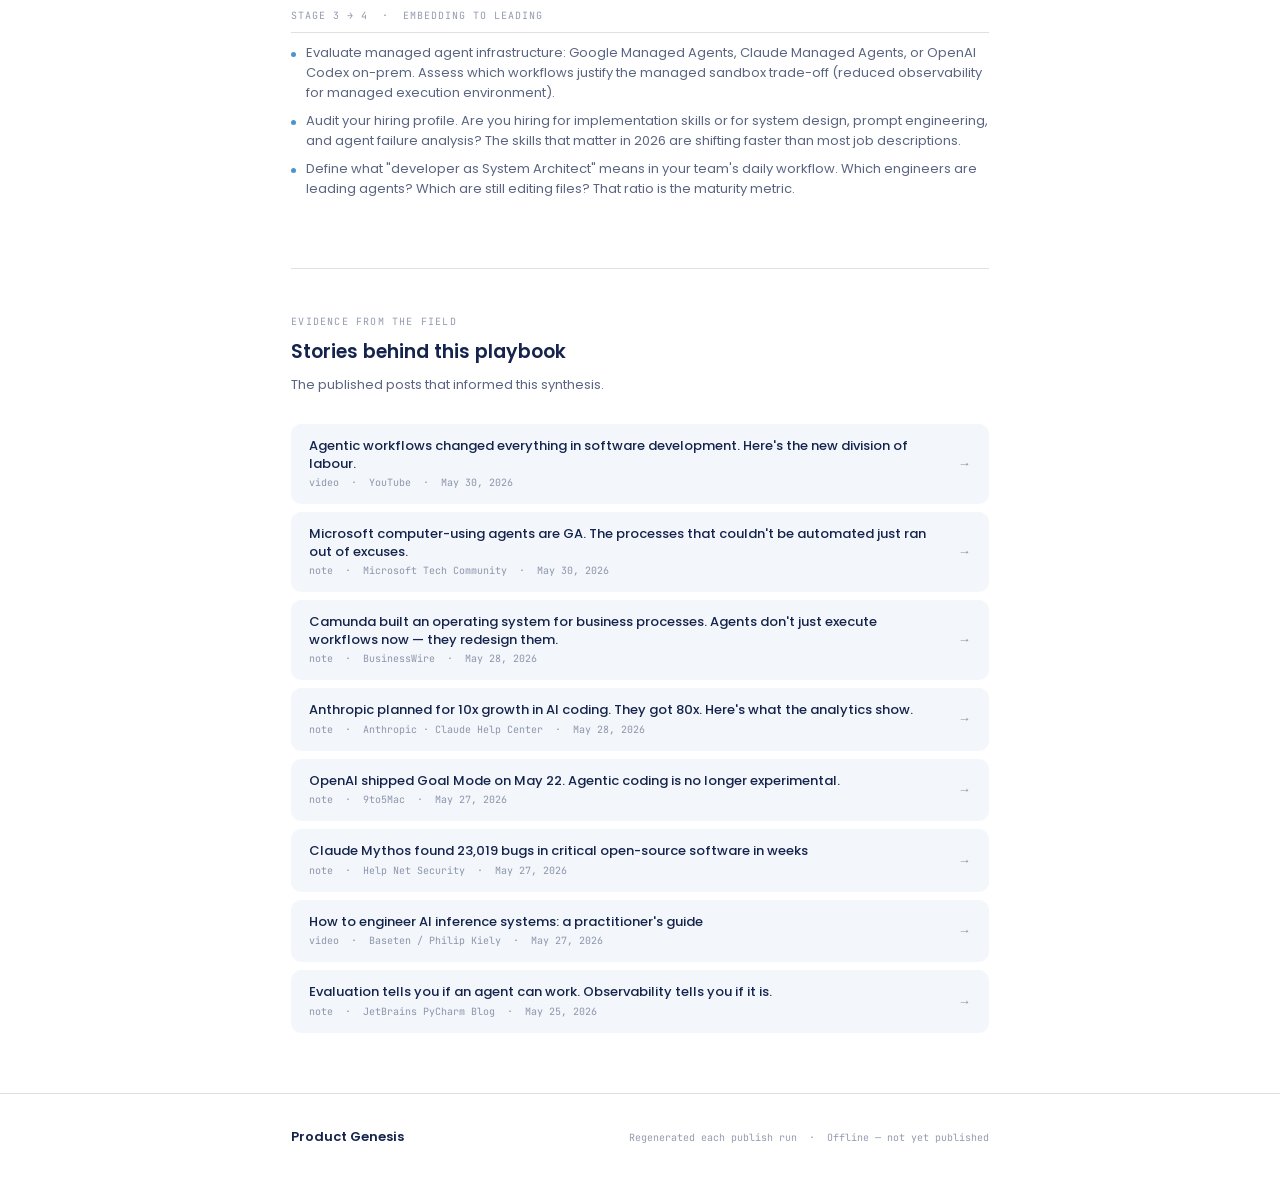
<file: playbooks/development.html>
<!DOCTYPE html>
<html lang="en">
<head>
  <meta charset="UTF-8">
  <meta name="viewport" content="width=device-width, initial-scale=1.0">
  <title>Development AI Playbook — Product Genesis</title>
  <link href="https://fonts.googleapis.com/css2?family=Poppins:wght@300;400;500;600;700&family=JetBrains+Mono:wght@400;500&display=swap" rel="stylesheet">
  <style>
    :root {
      --bg: #ffffff; --bg-2: #f3f6fb; --bg-3: #e4ecf6;
      --ink: #14244C; --ink-soft: rgba(20,36,76,.70); --ink-mute: rgba(20,36,76,.46);
      --rule: rgba(20,36,76,.14); --accent: #4A95D0; --accent-soft: rgba(74,149,208,.14);
      --radius: 14px; --radius-sm: 10px; --pad: clamp(20px,4vw,56px); --maxw: 800px;
    }
    * { box-sizing: border-box; margin: 0; padding: 0; }
    html, body { background: var(--bg); color: var(--ink); font-family: "Poppins", ui-sans-serif, sans-serif; font-size: 15px; line-height: 1.7; -webkit-font-smoothing: antialiased; }
    .wrap { max-width: var(--maxw); margin: 0 auto; padding: 0 var(--pad); }
    nav { border-bottom: 1px solid var(--rule); padding: 18px 0; }
    nav .wrap { display: flex; align-items: center; gap: 10px; }
    nav a { color: var(--accent); text-decoration: none; font-family: "JetBrains Mono", monospace; font-size: 11px; letter-spacing:.04em; }
    nav a:hover { text-decoration: underline; }
    .sep { color: var(--ink-mute); font-size: 11px; }
    .crumb { color: var(--ink-mute); font-family: "JetBrains Mono", monospace; font-size: 11px; }
    .hero { padding: 52px 0 44px; border-bottom: 1px solid var(--rule); }
    .tag { font-family: "JetBrains Mono", monospace; font-size: 10px; letter-spacing:.12em; text-transform: uppercase; color: var(--accent); margin-bottom: 14px; }
    .hero h1 { font-size: clamp(24px,4vw,38px); font-weight: 700; line-height: 1.15; margin-bottom: 10px; }
    .hero-role { font-family: "JetBrains Mono", monospace; font-size: 11px; color: var(--ink-mute); margin-bottom: 18px; }
    .hero-dek { font-size: 16px; font-weight: 300; color: var(--ink-soft); max-width: 580px; margin-bottom: 20px; line-height: 1.65; }
    .hero-meta { font-family: "JetBrains Mono", monospace; font-size: 10px; color: var(--ink-mute); }
    .section { padding: 44px 0; border-bottom: 1px solid var(--rule); }
    .section:last-child { border-bottom: none; padding-bottom: 60px; }
    .s-label { font-family: "JetBrains Mono", monospace; font-size: 10px; letter-spacing:.12em; text-transform: uppercase; color: var(--ink-mute); margin-bottom: 6px; }
    .section h2 { font-size: 19px; font-weight: 600; margin-bottom: 6px; }
    .section-intro { font-size: 13px; color: var(--ink-soft); margin-bottom: 28px; max-width: 560px; }
    .stages { display: flex; flex-direction: column; gap: 2px; }
    .stage { background: var(--bg-2); padding: 22px 26px; }
    .stage:first-child { border-radius: var(--radius) var(--radius) 0 0; }
    .stage:last-child { border-radius: 0 0 var(--radius) var(--radius); background: var(--ink); }
    .stage-head { display: flex; align-items: center; gap: 12px; margin-bottom: 10px; }
    .s-num { width: 26px; height: 26px; border-radius: 50%; background: var(--accent-soft); color: var(--accent); font-family: "JetBrains Mono", monospace; font-size: 11px; font-weight: 500; display: flex; align-items: center; justify-content: center; flex-shrink: 0; }
    .stage:last-child .s-num { background: rgba(74,149,208,.22); color: #88c0ea; }
    .s-title { font-weight: 600; font-size: 14px; }
    .stage:last-child .s-title { color: #eef3fb; }
    .s-body { font-size: 13px; color: var(--ink-soft); line-height: 1.65; margin-bottom: 10px; }
    .stage:last-child .s-body { color: rgba(238,243,251,.70); }
    .s-tell { font-size: 12px; color: var(--ink-mute); font-style: italic; }
    .stage:last-child .s-tell { color: rgba(238,243,251,.46); }
    .signals { display: flex; flex-direction: column; gap: 22px; }
    .signal { display: grid; grid-template-columns: 3px 1fr; gap: 18px; }
    .s-bar { background: var(--accent); border-radius: 2px; min-height: 50px; }
    .sig-head { font-weight: 600; font-size: 13px; margin-bottom: 4px; line-height: 1.4; }
    .sig-body { font-size: 13px; color: var(--ink-soft); line-height: 1.6; margin-bottom: 6px; }
    .sig-src { font-family: "JetBrains Mono", monospace; font-size: 10px; color: var(--ink-mute); }
    .sig-src a { color: var(--accent); text-decoration: none; }
    .sig-src a:hover { text-decoration: underline; }
    .act-block { margin-bottom: 24px; }
    .act-label { font-family: "JetBrains Mono", monospace; font-size: 10px; letter-spacing:.1em; text-transform: uppercase; color: var(--ink-mute); margin-bottom: 10px; padding-bottom: 8px; border-bottom: 1px solid var(--rule); }
    .act-list { list-style: none; display: flex; flex-direction: column; gap: 8px; }
    .act-list li { display: flex; gap: 10px; font-size: 13px; color: var(--ink-soft); line-height: 1.55; }
    .dot { width: 5px; height: 5px; border-radius: 50%; background: var(--accent); flex-shrink: 0; margin-top: 9px; }
    .ev-grid { display: flex; flex-direction: column; gap: 8px; }
    .ev-item { background: var(--bg-2); border-radius: var(--radius-sm); padding: 13px 18px; display: grid; grid-template-columns: 1fr auto; gap: 10px; align-items: center; text-decoration: none; transition: background .15s; }
    .ev-item:hover { background: var(--bg-3); }
    .ev-title { font-size: 13px; font-weight: 500; color: var(--ink); line-height: 1.35; margin-bottom: 2px; }
    .ev-meta { font-family: "JetBrains Mono", monospace; font-size: 10px; color: var(--ink-mute); }
    .ev-arr { color: var(--ink-mute); font-size: 13px; }
    footer { border-top: 1px solid var(--rule); padding: 32px 0; }
    footer .wrap { display: flex; justify-content: space-between; align-items: center; flex-wrap: wrap; gap: 10px; }
    .f-brand { font-weight: 600; font-size: 13px; }
    .f-note { font-family: "JetBrains Mono", monospace; font-size: 10px; color: var(--ink-mute); }
  </style>
</head>
<body>

<nav>
  <div class="wrap">
    <a href="../index.html">Product Genesis</a>
    <span class="sep">/</span>
    <span class="crumb">Development Playbook</span>
  </div>
</nav>

<div class="wrap">

  <div class="hero">
    <div class="tag">AI Action Plan · Development</div>
    <h1>Engineering &amp; Development</h1>
    <div class="hero-role">For: CTO · VP Engineering · Head of Engineering · Engineering Manager</div>
    <p class="hero-dek">57% of engineering teams have agents in production. The bottleneck has shifted from capability to quality and observability — and most teams have one but not the other.</p>
    <div class="hero-meta">Last updated: May 30, 2026 &nbsp;·&nbsp; Synthesised from 10 published posts</div>
  </div>

  <div class="section">
    <div class="s-label">Maturity Framework</div>
    <h2>Where does your function stand?</h2>
    <p class="section-intro">Four stages of AI maturity for engineering leaders. The distinction that matters most: evaluation infrastructure and observability are not the same thing, and most teams have only built one.</p>
    <div class="stages">
      <div class="stage">
        <div class="stage-head"><div class="s-num">1</div><div class="s-title">Aware</div></div>
        <p class="s-body">Your engineers use AI coding assistants — GitHub Copilot, Claude Code, Cursor, or similar. Code is produced faster. Individual productivity has improved. But the development function's operating model hasn't changed: tickets still flow the same way, review processes are the same, and the concept of "a developer's job" is unchanged. AI is a tool engineers use, not a system the team operates.</p>
        <p class="s-tell">Tell: "Our engineers use AI coding assistants. Velocity is up."</p>
      </div>
      <div class="stage">
        <div class="stage-head"><div class="s-num">2</div><div class="s-title">Piloting</div></div>
        <p class="s-body">You've shipped AI features to production. Some agents are running. Quality is the primary concern — you're seeing failure modes that didn't exist in demos. You may have basic monitoring in place but lack formal evaluation infrastructure. The engineering challenge has shifted from "can we build this?" to "how do we know it's working correctly?"</p>
        <p class="s-tell">Tell: "We've shipped AI features. Quality and reliability are our current blockers."</p>
      </div>
      <div class="stage">
        <div class="stage-head"><div class="s-num">3</div><div class="s-title">Embedding</div></div>
        <p class="s-body">You have both evaluation infrastructure (offline testing, benchmark suites, red-teaming) AND production observability (tool call success rates, reasoning quality signals, latency distributions, quality drift monitoring). Every agent in production has an owner, a cost baseline, and a defined failure mode. Red-teaming has a dedicated owner and a scheduled cadence before each release.</p>
        <p class="s-tell">Tell: "Every agent has eval coverage and production monitoring. Red-teaming is in our release process."</p>
      </div>
      <div class="stage">
        <div class="stage-head"><div class="s-num">4</div><div class="s-title">Leading</div></div>
        <p class="s-body">Your development function is AI-native. Developers are System Architects — they describe goals, review outputs, and intervene when agents fail silently. Managed agent infrastructure (Google Antigravity, Claude Managed Agents, OpenAI Codex on-prem) has replaced significant portions of the traditional code-edit loop. The skills you're hiring for and developing have shifted from implementation to system design, prompt engineering, agent evaluation, and failure mode analysis.</p>
        <p class="s-tell">Tell: "Developers architect agent systems. Agents do the implementation. We hire for judgment."</p>
      </div>
    </div>
  </div>

  <div class="section">
    <div class="s-label">Frontier Signals</div>
    <h2>Where best practice is moving</h2>
    <p class="section-intro">Synthesised from the most recent and impactful content in the Development category.</p>
    <div class="signals">
      <div class="signal">
        <div class="s-bar"></div>
        <div>
          <div class="sig-head">Anthropic planned for 10x Claude Code growth. They got 80x. The productivity gap between AI-native and non-AI dev teams is compounding weekly.</div>
          <p class="sig-body">Claude Code usage analytics — now in Team and Enterprise dashboards — reveal the adoption reality: 80x annualised growth in Q1 2026, API volume up nearly 70x year over year, and an average of 20 hours per developer per week. Weekly active users doubled between January 1 and February 12, 2026. The analytics dashboard surfaces lines of code accepted, suggestion accept rates, PRs shipped, and a contributor leaderboard. For engineering leaders evaluating AI tooling ROI, this is the measurement infrastructure that was previously missing — the ability to attribute productivity changes to specific tool adoption patterns across a team.</p>
          <div class="sig-src">Source: <a href="../index.html#post-d35">Anthropic · Claude Help Center</a></div>
        </div>
      </div>
      <div class="signal">
        <div class="s-bar"></div>
        <div>
          <div class="sig-head">Camunda's ProcessOS: agents don't just execute workflows — they discover, redesign, and continuously improve them.</div>
          <p class="sig-body">Most enterprise business processes were designed for a pre-AI world: sequential steps, human handoffs, approval gates that make no sense when agents can execute in parallel. ProcessOS uses four specialised agents — discover, design, build-and-deploy, and improve — to systematically fix the mismatch. Running on AWS with deep Amazon Bedrock integration, it launched in closed beta May 20, 2026. For platform teams, this represents a new architectural layer: an AI-native mechanism for auditing and redesigning existing process infrastructure that enterprises already run.</p>
          <div class="sig-src">Source: <a href="../index.html#post-d34">BusinessWire</a></div>
        </div>
      </div>
      <div class="signal">
        <div class="s-bar"></div>
        <div>
          <div class="sig-head">Microsoft computer-using agents hit GA. The processes that couldn't be automated without an API just lost their last excuse.</div>
          <p class="sig-body">Microsoft's computer-using agents in Copilot Studio reached general availability on May 26 across all commercial Power Platform geographies. These agents interact directly with websites and desktop applications through the user interface — navigating screens and executing tasks without requiring underlying API access. Robotic process automation approaches required clean screen state and brittle UI paths. Computer-using agents are tolerant of UI variation. Agent-to-agent (A2A) communication is also GA in the same release. For development teams with automation backlogs blocked on "no API available," that blocker is now an architecture decision, not a capability gap.</p>
          <div class="sig-src">Source: <a href="../index.html#post-d36">Microsoft Tech Community</a></div>
        </div>
      </div>
      <div class="signal">
        <div class="s-bar"></div>
        <div>
          <div class="sig-head">Agentic workflows changed the division of labour in software development. Senior engineers still own architecture, debugging novel failures, and code review. Everything else has moved.</div>
          <p class="sig-body">A May 2026 practitioner walkthrough examines the specific division of labour that has emerged between human engineers and agentic systems. What a senior developer still owns: architecture decisions, code review and evaluation, debugging novel failures, and system design choices requiring organisational context the agent doesn't have. What has moved: routine implementation, standard refactoring, test writing, documentation, dependency updates, and CI-failure investigation. The teams where this split is deliberate and managed are reporting 40-60% cycle time improvements. The teams where it's unmanaged are finding agents producing technically correct code that fails system-level requirements.</p>
          <div class="sig-src">Source: <a href="../index.html#post-d37">YouTube</a></div>
        </div>
      </div>
    </div>
  </div>

  <div class="section">
    <div class="s-label">Priority Actions</div>
    <h2>Your next move</h2>
    <p class="section-intro">Locate your maturity stage above, then focus on the actions that move you to the next one.</p>
    <div class="act-block">
      <div class="act-label">Stage 1 → 2 &nbsp;·&nbsp; Aware to Piloting</div>
      <ul class="act-list">
        <li><span class="dot"></span>Establish team norms for AI coding tools: what's in scope, what requires review, what's off-limits for sensitive code paths. Unmanaged AI tool use is the first risk to address before expanding.</li>
        <li><span class="dot"></span>Ship one AI feature to production with a clear failure mode definition. Know in advance what "broken" looks like — because AI systems don't throw errors when they degrade.</li>
        <li><span class="dot"></span>Measure your current cycle times. You need a baseline before you can evaluate the change that agentic workflows create.</li>
      </ul>
    </div>
    <div class="act-block">
      <div class="act-label">Stage 2 → 3 &nbsp;·&nbsp; Piloting to Embedding</div>
      <ul class="act-list">
        <li><span class="dot"></span>Build eval infrastructure for every agent before it ships: a benchmark suite of representative failure cases, and a defined quality threshold. If you don't have both, the agent isn't ready for production.</li>
        <li><span class="dot"></span>Add production observability tuned for AI: tool call success rates, reasoning quality signals, latency distributions, and quality drift — not just uptime. Standard application monitoring is insufficient.</li>
        <li><span class="dot"></span>Assign a dedicated owner for red-teaming. Schedule a session before every agent release. Build it into the release process, not as an optional hardening step.</li>
      </ul>
    </div>
    <div class="act-block">
      <div class="act-label">Stage 3 → 4 &nbsp;·&nbsp; Embedding to Leading</div>
      <ul class="act-list">
        <li><span class="dot"></span>Evaluate managed agent infrastructure: Google Managed Agents, Claude Managed Agents, or OpenAI Codex on-prem. Assess which workflows justify the managed sandbox trade-off (reduced observability for managed execution environment).</li>
        <li><span class="dot"></span>Audit your hiring profile. Are you hiring for implementation skills or for system design, prompt engineering, and agent failure analysis? The skills that matter in 2026 are shifting faster than most job descriptions.</li>
        <li><span class="dot"></span>Define what "developer as System Architect" means in your team's daily workflow. Which engineers are leading agents? Which are still editing files? That ratio is the maturity metric.</li>
      </ul>
    </div>
  </div>

  <div class="section">
    <div class="s-label">Evidence from the Field</div>
    <h2>Stories behind this playbook</h2>
    <p class="section-intro">The published posts that informed this synthesis.</p>
    <div class="ev-grid">
      <a class="ev-item" href="../index.html#post-d37">
        <div><div class="ev-title">Agentic workflows changed everything in software development. Here's the new division of labour.</div><div class="ev-meta">video &nbsp;·&nbsp; YouTube &nbsp;·&nbsp; May 30, 2026</div></div>
        <div class="ev-arr">→</div>
      </a>
      <a class="ev-item" href="../index.html#post-d36">
        <div><div class="ev-title">Microsoft computer-using agents are GA. The processes that couldn't be automated just ran out of excuses.</div><div class="ev-meta">note &nbsp;·&nbsp; Microsoft Tech Community &nbsp;·&nbsp; May 30, 2026</div></div>
        <div class="ev-arr">→</div>
      </a>
      <a class="ev-item" href="../index.html#post-d34">
        <div><div class="ev-title">Camunda built an operating system for business processes. Agents don't just execute workflows now — they redesign them.</div><div class="ev-meta">note &nbsp;·&nbsp; BusinessWire &nbsp;·&nbsp; May 28, 2026</div></div>
        <div class="ev-arr">→</div>
      </a>
      <a class="ev-item" href="../index.html#post-d35">
        <div><div class="ev-title">Anthropic planned for 10x growth in AI coding. They got 80x. Here's what the analytics show.</div><div class="ev-meta">note &nbsp;·&nbsp; Anthropic · Claude Help Center &nbsp;·&nbsp; May 28, 2026</div></div>
        <div class="ev-arr">→</div>
      </a>
      <a class="ev-item" href="../index.html#post-d31">
        <div><div class="ev-title">OpenAI shipped Goal Mode on May 22. Agentic coding is no longer experimental.</div><div class="ev-meta">note &nbsp;·&nbsp; 9to5Mac &nbsp;·&nbsp; May 27, 2026</div></div>
        <div class="ev-arr">→</div>
      </a>
      <a class="ev-item" href="../index.html#post-d32">
        <div><div class="ev-title">Claude Mythos found 23,019 bugs in critical open-source software in weeks</div><div class="ev-meta">note &nbsp;·&nbsp; Help Net Security &nbsp;·&nbsp; May 27, 2026</div></div>
        <div class="ev-arr">→</div>
      </a>
      <a class="ev-item" href="../index.html#post-d33">
        <div><div class="ev-title">How to engineer AI inference systems: a practitioner's guide</div><div class="ev-meta">video &nbsp;·&nbsp; Baseten / Philip Kiely &nbsp;·&nbsp; May 27, 2026</div></div>
        <div class="ev-arr">→</div>
      </a>
      <a class="ev-item" href="../index.html#post-d29">
        <div><div class="ev-title">Evaluation tells you if an agent can work. Observability tells you if it is.</div><div class="ev-meta">note &nbsp;·&nbsp; JetBrains PyCharm Blog &nbsp;·&nbsp; May 25, 2026</div></div>
        <div class="ev-arr">→</div>
      </a>
    </div>
  </div>

</div>

<footer>
  <div class="wrap">
    <div class="f-brand">Product Genesis</div>
    <div class="f-note">Regenerated each publish run &nbsp;·&nbsp; Offline — not yet published</div>
  </div>
</footer>

</body>
</html>
</file>
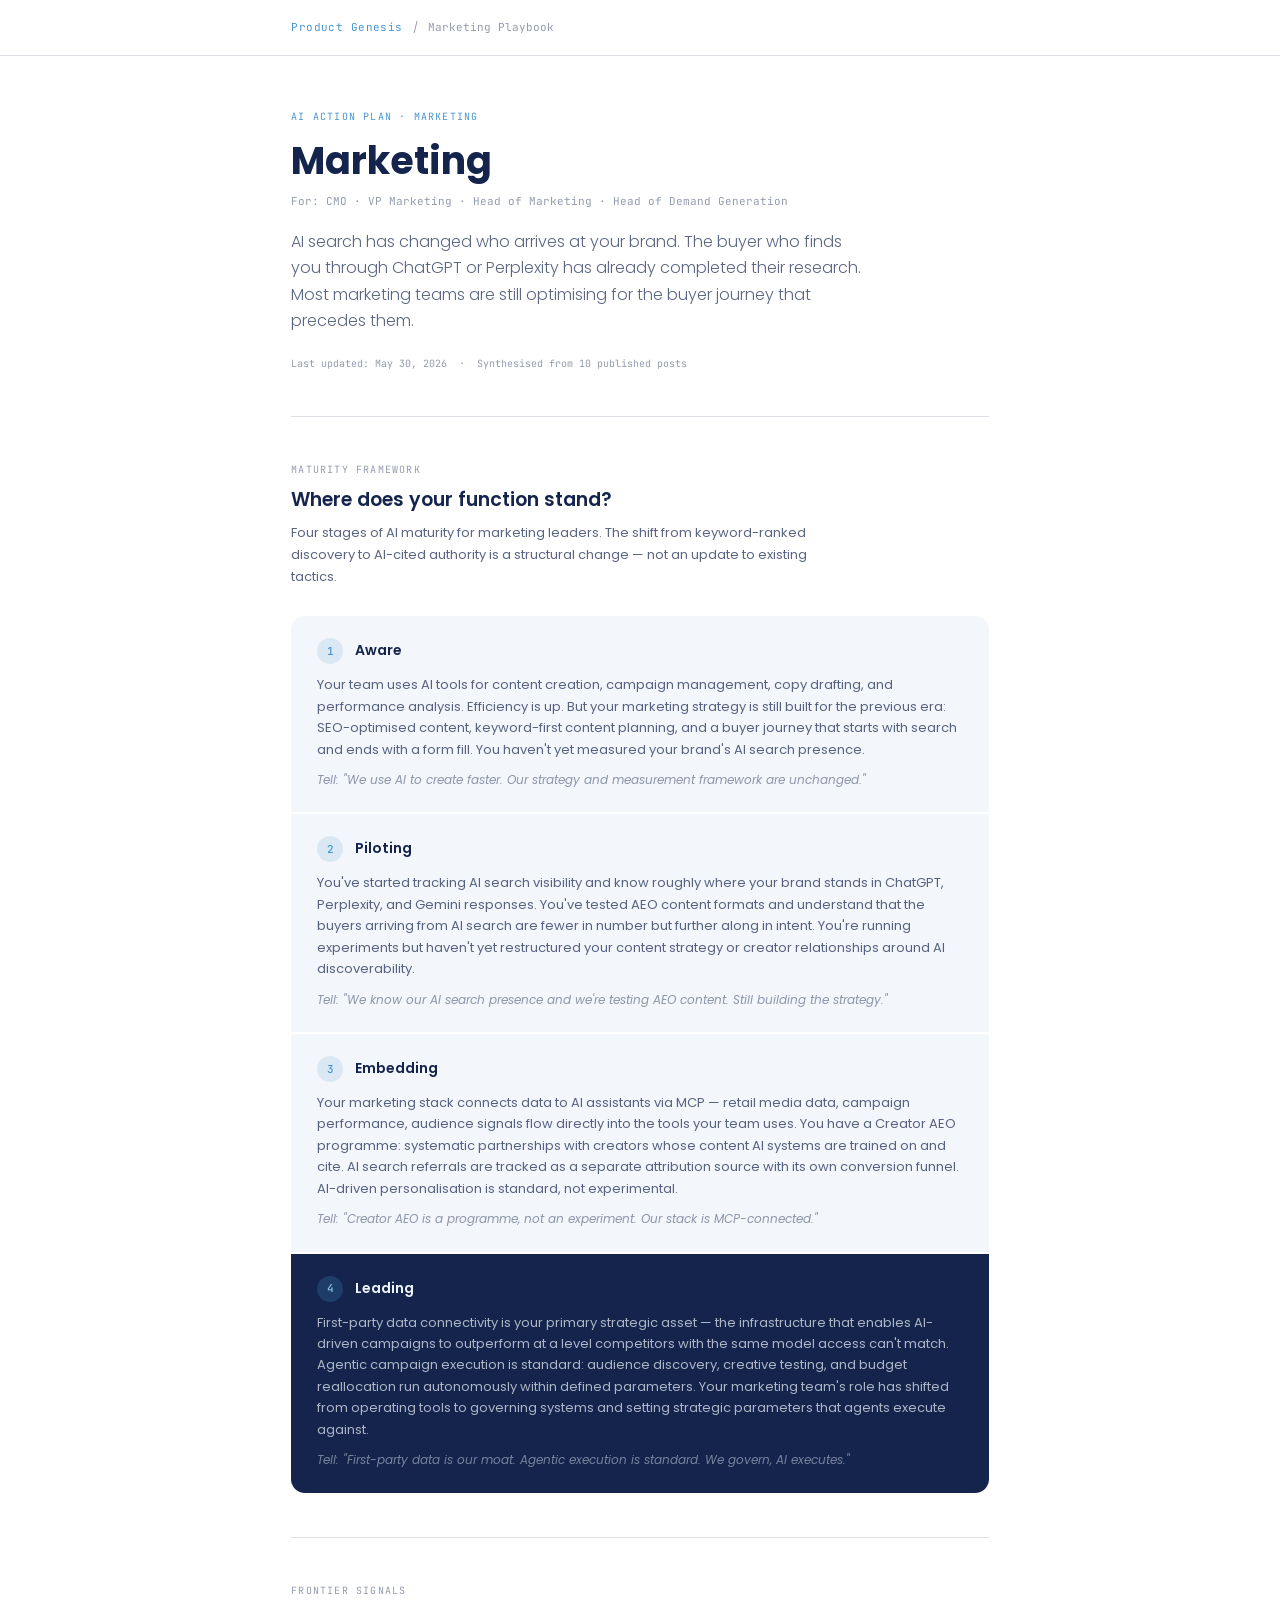
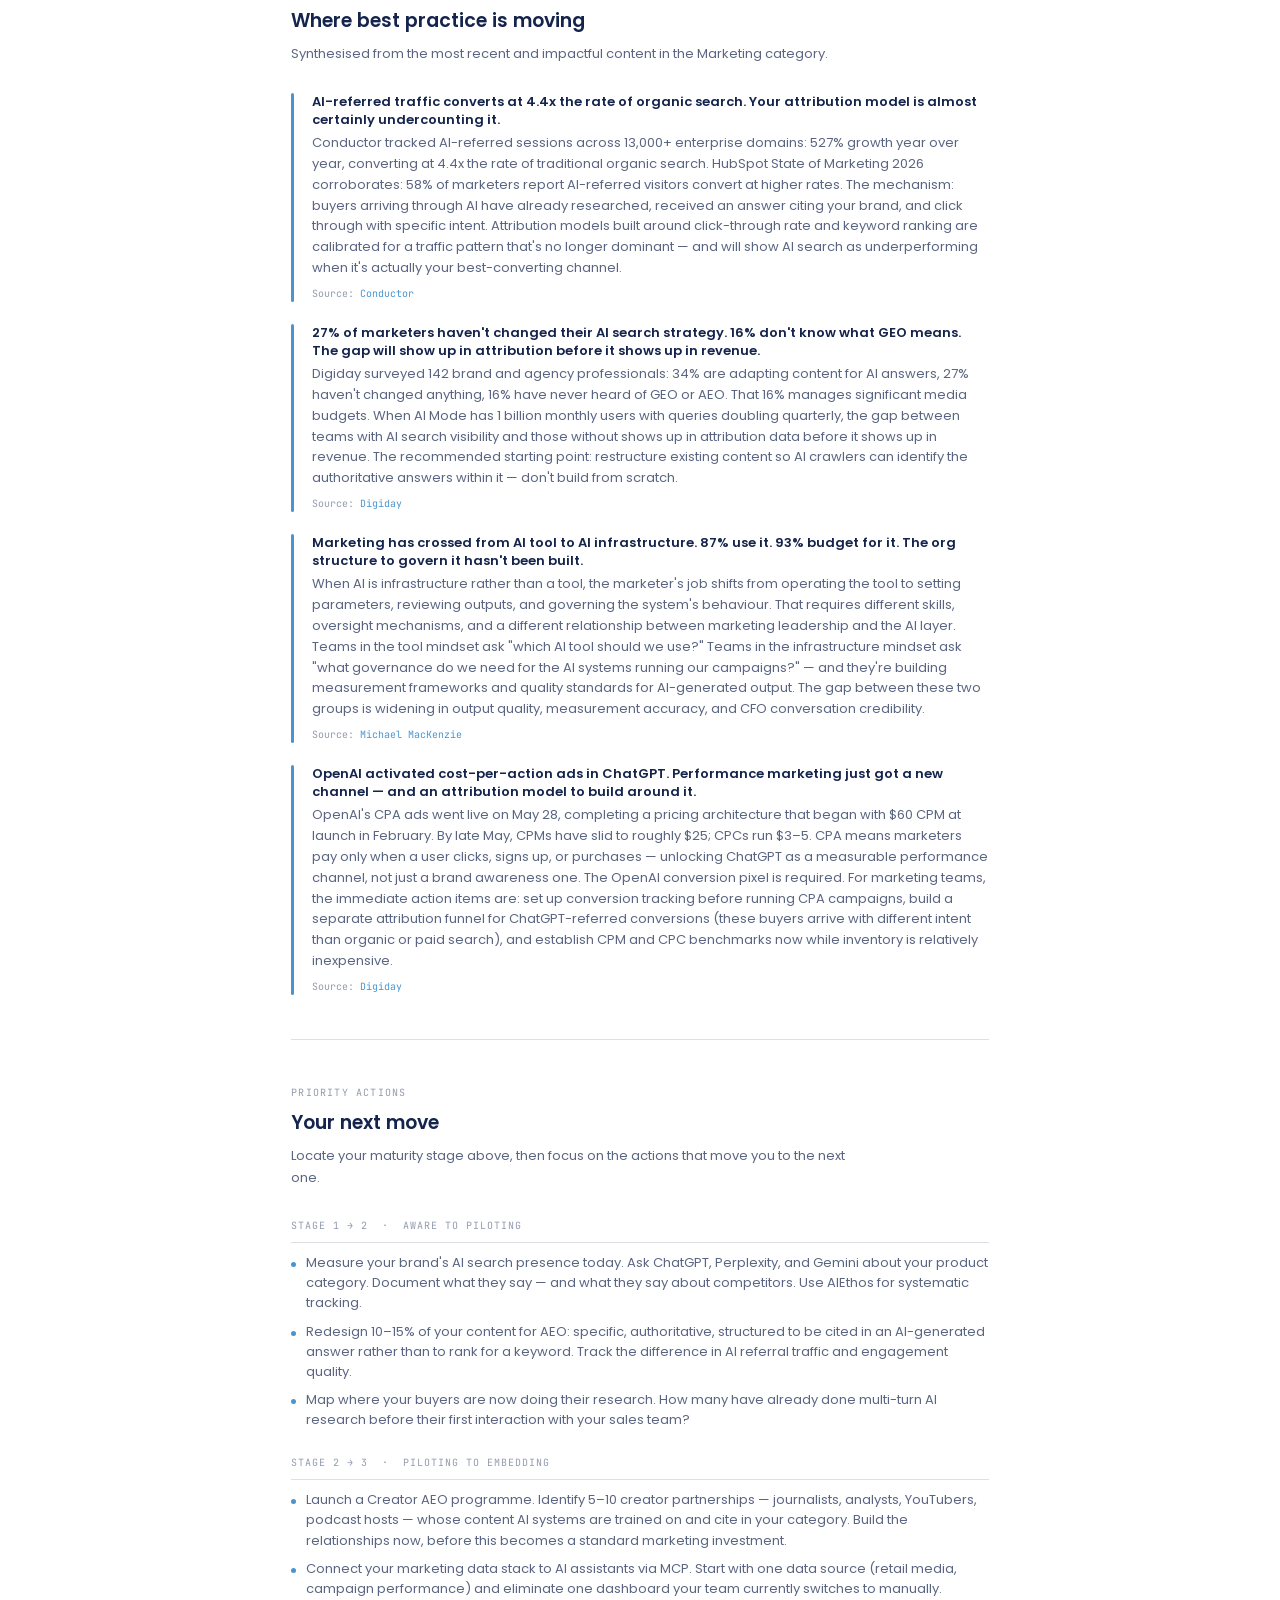
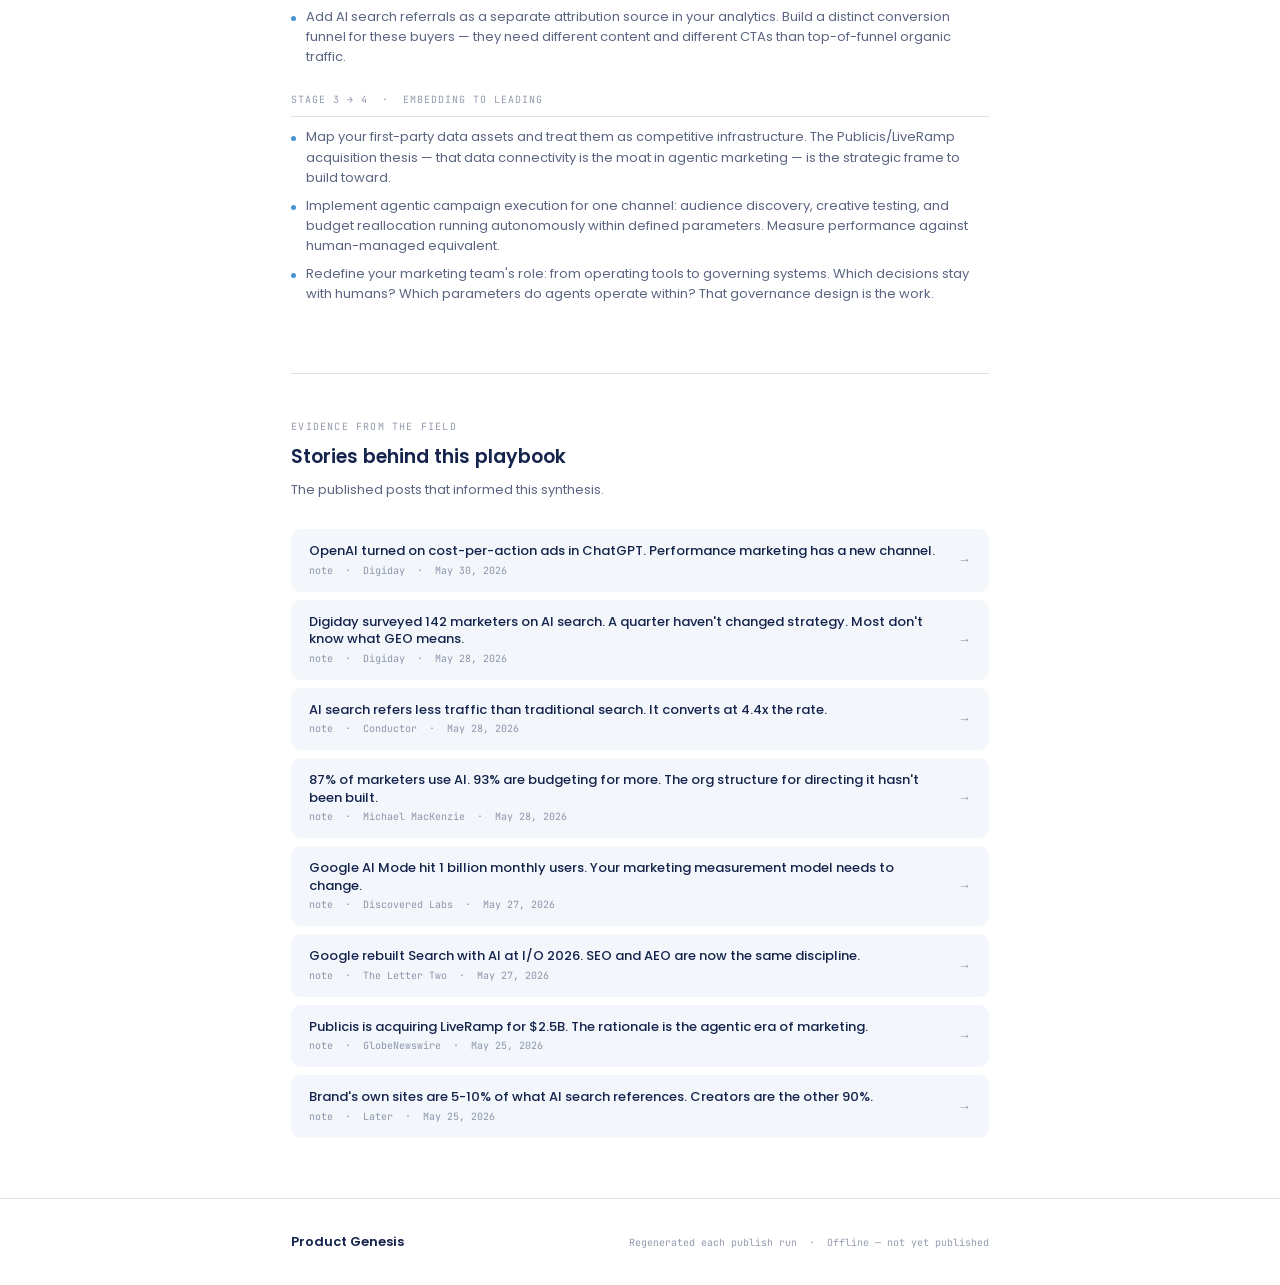
<file: playbooks/marketing.html>
<!DOCTYPE html>
<html lang="en">
<head>
  <meta charset="UTF-8">
  <meta name="viewport" content="width=device-width, initial-scale=1.0">
  <title>Marketing AI Playbook — Product Genesis</title>
  <link href="https://fonts.googleapis.com/css2?family=Poppins:wght@300;400;500;600;700&family=JetBrains+Mono:wght@400;500&display=swap" rel="stylesheet">
  <style>
    :root {
      --bg: #ffffff; --bg-2: #f3f6fb; --bg-3: #e4ecf6;
      --ink: #14244C; --ink-soft: rgba(20,36,76,.70); --ink-mute: rgba(20,36,76,.46);
      --rule: rgba(20,36,76,.14); --accent: #4A95D0; --accent-soft: rgba(74,149,208,.14);
      --radius: 14px; --radius-sm: 10px; --pad: clamp(20px,4vw,56px); --maxw: 800px;
    }
    * { box-sizing: border-box; margin: 0; padding: 0; }
    html, body { background: var(--bg); color: var(--ink); font-family: "Poppins", ui-sans-serif, sans-serif; font-size: 15px; line-height: 1.7; -webkit-font-smoothing: antialiased; }
    .wrap { max-width: var(--maxw); margin: 0 auto; padding: 0 var(--pad); }
    nav { border-bottom: 1px solid var(--rule); padding: 18px 0; }
    nav .wrap { display: flex; align-items: center; gap: 10px; }
    nav a { color: var(--accent); text-decoration: none; font-family: "JetBrains Mono", monospace; font-size: 11px; letter-spacing:.04em; }
    nav a:hover { text-decoration: underline; }
    .sep { color: var(--ink-mute); font-size: 11px; }
    .crumb { color: var(--ink-mute); font-family: "JetBrains Mono", monospace; font-size: 11px; }
    .hero { padding: 52px 0 44px; border-bottom: 1px solid var(--rule); }
    .tag { font-family: "JetBrains Mono", monospace; font-size: 10px; letter-spacing:.12em; text-transform: uppercase; color: var(--accent); margin-bottom: 14px; }
    .hero h1 { font-size: clamp(24px,4vw,38px); font-weight: 700; line-height: 1.15; margin-bottom: 10px; }
    .hero-role { font-family: "JetBrains Mono", monospace; font-size: 11px; color: var(--ink-mute); margin-bottom: 18px; }
    .hero-dek { font-size: 16px; font-weight: 300; color: var(--ink-soft); max-width: 580px; margin-bottom: 20px; line-height: 1.65; }
    .hero-meta { font-family: "JetBrains Mono", monospace; font-size: 10px; color: var(--ink-mute); }
    .section { padding: 44px 0; border-bottom: 1px solid var(--rule); }
    .section:last-child { border-bottom: none; padding-bottom: 60px; }
    .s-label { font-family: "JetBrains Mono", monospace; font-size: 10px; letter-spacing:.12em; text-transform: uppercase; color: var(--ink-mute); margin-bottom: 6px; }
    .section h2 { font-size: 19px; font-weight: 600; margin-bottom: 6px; }
    .section-intro { font-size: 13px; color: var(--ink-soft); margin-bottom: 28px; max-width: 560px; }
    .stages { display: flex; flex-direction: column; gap: 2px; }
    .stage { background: var(--bg-2); padding: 22px 26px; }
    .stage:first-child { border-radius: var(--radius) var(--radius) 0 0; }
    .stage:last-child { border-radius: 0 0 var(--radius) var(--radius); background: var(--ink); }
    .stage-head { display: flex; align-items: center; gap: 12px; margin-bottom: 10px; }
    .s-num { width: 26px; height: 26px; border-radius: 50%; background: var(--accent-soft); color: var(--accent); font-family: "JetBrains Mono", monospace; font-size: 11px; font-weight: 500; display: flex; align-items: center; justify-content: center; flex-shrink: 0; }
    .stage:last-child .s-num { background: rgba(74,149,208,.22); color: #88c0ea; }
    .s-title { font-weight: 600; font-size: 14px; }
    .stage:last-child .s-title { color: #eef3fb; }
    .s-body { font-size: 13px; color: var(--ink-soft); line-height: 1.65; margin-bottom: 10px; }
    .stage:last-child .s-body { color: rgba(238,243,251,.70); }
    .s-tell { font-size: 12px; color: var(--ink-mute); font-style: italic; }
    .stage:last-child .s-tell { color: rgba(238,243,251,.46); }
    .signals { display: flex; flex-direction: column; gap: 22px; }
    .signal { display: grid; grid-template-columns: 3px 1fr; gap: 18px; }
    .s-bar { background: var(--accent); border-radius: 2px; min-height: 50px; }
    .sig-head { font-weight: 600; font-size: 13px; margin-bottom: 4px; line-height: 1.4; }
    .sig-body { font-size: 13px; color: var(--ink-soft); line-height: 1.6; margin-bottom: 6px; }
    .sig-src { font-family: "JetBrains Mono", monospace; font-size: 10px; color: var(--ink-mute); }
    .sig-src a { color: var(--accent); text-decoration: none; }
    .sig-src a:hover { text-decoration: underline; }
    .act-block { margin-bottom: 24px; }
    .act-label { font-family: "JetBrains Mono", monospace; font-size: 10px; letter-spacing:.1em; text-transform: uppercase; color: var(--ink-mute); margin-bottom: 10px; padding-bottom: 8px; border-bottom: 1px solid var(--rule); }
    .act-list { list-style: none; display: flex; flex-direction: column; gap: 8px; }
    .act-list li { display: flex; gap: 10px; font-size: 13px; color: var(--ink-soft); line-height: 1.55; }
    .dot { width: 5px; height: 5px; border-radius: 50%; background: var(--accent); flex-shrink: 0; margin-top: 9px; }
    .ev-grid { display: flex; flex-direction: column; gap: 8px; }
    .ev-item { background: var(--bg-2); border-radius: var(--radius-sm); padding: 13px 18px; display: grid; grid-template-columns: 1fr auto; gap: 10px; align-items: center; text-decoration: none; transition: background .15s; }
    .ev-item:hover { background: var(--bg-3); }
    .ev-title { font-size: 13px; font-weight: 500; color: var(--ink); line-height: 1.35; margin-bottom: 2px; }
    .ev-meta { font-family: "JetBrains Mono", monospace; font-size: 10px; color: var(--ink-mute); }
    .ev-arr { color: var(--ink-mute); font-size: 13px; }
    footer { border-top: 1px solid var(--rule); padding: 32px 0; }
    footer .wrap { display: flex; justify-content: space-between; align-items: center; flex-wrap: wrap; gap: 10px; }
    .f-brand { font-weight: 600; font-size: 13px; }
    .f-note { font-family: "JetBrains Mono", monospace; font-size: 10px; color: var(--ink-mute); }
  </style>
</head>
<body>

<nav>
  <div class="wrap">
    <a href="../index.html">Product Genesis</a>
    <span class="sep">/</span>
    <span class="crumb">Marketing Playbook</span>
  </div>
</nav>

<div class="wrap">

  <div class="hero">
    <div class="tag">AI Action Plan · Marketing</div>
    <h1>Marketing</h1>
    <div class="hero-role">For: CMO · VP Marketing · Head of Marketing · Head of Demand Generation</div>
    <p class="hero-dek">AI search has changed who arrives at your brand. The buyer who finds you through ChatGPT or Perplexity has already completed their research. Most marketing teams are still optimising for the buyer journey that precedes them.</p>
    <div class="hero-meta">Last updated: May 30, 2026 &nbsp;·&nbsp; Synthesised from 10 published posts</div>
  </div>

  <div class="section">
    <div class="s-label">Maturity Framework</div>
    <h2>Where does your function stand?</h2>
    <p class="section-intro">Four stages of AI maturity for marketing leaders. The shift from keyword-ranked discovery to AI-cited authority is a structural change — not an update to existing tactics.</p>
    <div class="stages">
      <div class="stage">
        <div class="stage-head"><div class="s-num">1</div><div class="s-title">Aware</div></div>
        <p class="s-body">Your team uses AI tools for content creation, campaign management, copy drafting, and performance analysis. Efficiency is up. But your marketing strategy is still built for the previous era: SEO-optimised content, keyword-first content planning, and a buyer journey that starts with search and ends with a form fill. You haven't yet measured your brand's AI search presence.</p>
        <p class="s-tell">Tell: "We use AI to create faster. Our strategy and measurement framework are unchanged."</p>
      </div>
      <div class="stage">
        <div class="stage-head"><div class="s-num">2</div><div class="s-title">Piloting</div></div>
        <p class="s-body">You've started tracking AI search visibility and know roughly where your brand stands in ChatGPT, Perplexity, and Gemini responses. You've tested AEO content formats and understand that the buyers arriving from AI search are fewer in number but further along in intent. You're running experiments but haven't yet restructured your content strategy or creator relationships around AI discoverability.</p>
        <p class="s-tell">Tell: "We know our AI search presence and we're testing AEO content. Still building the strategy."</p>
      </div>
      <div class="stage">
        <div class="stage-head"><div class="s-num">3</div><div class="s-title">Embedding</div></div>
        <p class="s-body">Your marketing stack connects data to AI assistants via MCP — retail media data, campaign performance, audience signals flow directly into the tools your team uses. You have a Creator AEO programme: systematic partnerships with creators whose content AI systems are trained on and cite. AI search referrals are tracked as a separate attribution source with its own conversion funnel. AI-driven personalisation is standard, not experimental.</p>
        <p class="s-tell">Tell: "Creator AEO is a programme, not an experiment. Our stack is MCP-connected."</p>
      </div>
      <div class="stage">
        <div class="stage-head"><div class="s-num">4</div><div class="s-title">Leading</div></div>
        <p class="s-body">First-party data connectivity is your primary strategic asset — the infrastructure that enables AI-driven campaigns to outperform at a level competitors with the same model access can't match. Agentic campaign execution is standard: audience discovery, creative testing, and budget reallocation run autonomously within defined parameters. Your marketing team's role has shifted from operating tools to governing systems and setting strategic parameters that agents execute against.</p>
        <p class="s-tell">Tell: "First-party data is our moat. Agentic execution is standard. We govern, AI executes."</p>
      </div>
    </div>
  </div>

  <div class="section">
    <div class="s-label">Frontier Signals</div>
    <h2>Where best practice is moving</h2>
    <p class="section-intro">Synthesised from the most recent and impactful content in the Marketing category.</p>
    <div class="signals">
      <div class="signal">
        <div class="s-bar"></div>
        <div>
          <div class="sig-head">AI-referred traffic converts at 4.4x the rate of organic search. Your attribution model is almost certainly undercounting it.</div>
          <p class="sig-body">Conductor tracked AI-referred sessions across 13,000+ enterprise domains: 527% growth year over year, converting at 4.4x the rate of traditional organic search. HubSpot State of Marketing 2026 corroborates: 58% of marketers report AI-referred visitors convert at higher rates. The mechanism: buyers arriving through AI have already researched, received an answer citing your brand, and click through with specific intent. Attribution models built around click-through rate and keyword ranking are calibrated for a traffic pattern that's no longer dominant — and will show AI search as underperforming when it's actually your best-converting channel.</p>
          <div class="sig-src">Source: <a href="../index.html#post-m28">Conductor</a></div>
        </div>
      </div>
      <div class="signal">
        <div class="s-bar"></div>
        <div>
          <div class="sig-head">27% of marketers haven't changed their AI search strategy. 16% don't know what GEO means. The gap will show up in attribution before it shows up in revenue.</div>
          <p class="sig-body">Digiday surveyed 142 brand and agency professionals: 34% are adapting content for AI answers, 27% haven't changed anything, 16% have never heard of GEO or AEO. That 16% manages significant media budgets. When AI Mode has 1 billion monthly users with queries doubling quarterly, the gap between teams with AI search visibility and those without shows up in attribution data before it shows up in revenue. The recommended starting point: restructure existing content so AI crawlers can identify the authoritative answers within it — don't build from scratch.</p>
          <div class="sig-src">Source: <a href="../index.html#post-m27">Digiday</a></div>
        </div>
      </div>
      <div class="signal">
        <div class="s-bar"></div>
        <div>
          <div class="sig-head">Marketing has crossed from AI tool to AI infrastructure. 87% use it. 93% budget for it. The org structure to govern it hasn't been built.</div>
          <p class="sig-body">When AI is infrastructure rather than a tool, the marketer's job shifts from operating the tool to setting parameters, reviewing outputs, and governing the system's behaviour. That requires different skills, oversight mechanisms, and a different relationship between marketing leadership and the AI layer. Teams in the tool mindset ask "which AI tool should we use?" Teams in the infrastructure mindset ask "what governance do we need for the AI systems running our campaigns?" — and they're building measurement frameworks and quality standards for AI-generated output. The gap between these two groups is widening in output quality, measurement accuracy, and CFO conversation credibility.</p>
          <div class="sig-src">Source: <a href="../index.html#post-m29">Michael MacKenzie</a></div>
        </div>
      </div>
      <div class="signal">
        <div class="s-bar"></div>
        <div>
          <div class="sig-head">OpenAI activated cost-per-action ads in ChatGPT. Performance marketing just got a new channel — and an attribution model to build around it.</div>
          <p class="sig-body">OpenAI's CPA ads went live on May 28, completing a pricing architecture that began with $60 CPM at launch in February. By late May, CPMs have slid to roughly $25; CPCs run $3–5. CPA means marketers pay only when a user clicks, signs up, or purchases — unlocking ChatGPT as a measurable performance channel, not just a brand awareness one. The OpenAI conversion pixel is required. For marketing teams, the immediate action items are: set up conversion tracking before running CPA campaigns, build a separate attribution funnel for ChatGPT-referred conversions (these buyers arrive with different intent than organic or paid search), and establish CPM and CPC benchmarks now while inventory is relatively inexpensive.</p>
          <div class="sig-src">Source: <a href="../index.html#post-m30">Digiday</a></div>
        </div>
      </div>
    </div>
  </div>

  <div class="section">
    <div class="s-label">Priority Actions</div>
    <h2>Your next move</h2>
    <p class="section-intro">Locate your maturity stage above, then focus on the actions that move you to the next one.</p>
    <div class="act-block">
      <div class="act-label">Stage 1 → 2 &nbsp;·&nbsp; Aware to Piloting</div>
      <ul class="act-list">
        <li><span class="dot"></span>Measure your brand's AI search presence today. Ask ChatGPT, Perplexity, and Gemini about your product category. Document what they say — and what they say about competitors. Use AIEthos for systematic tracking.</li>
        <li><span class="dot"></span>Redesign 10–15% of your content for AEO: specific, authoritative, structured to be cited in an AI-generated answer rather than to rank for a keyword. Track the difference in AI referral traffic and engagement quality.</li>
        <li><span class="dot"></span>Map where your buyers are now doing their research. How many have already done multi-turn AI research before their first interaction with your sales team?</li>
      </ul>
    </div>
    <div class="act-block">
      <div class="act-label">Stage 2 → 3 &nbsp;·&nbsp; Piloting to Embedding</div>
      <ul class="act-list">
        <li><span class="dot"></span>Launch a Creator AEO programme. Identify 5–10 creator partnerships — journalists, analysts, YouTubers, podcast hosts — whose content AI systems are trained on and cite in your category. Build the relationships now, before this becomes a standard marketing investment.</li>
        <li><span class="dot"></span>Connect your marketing data stack to AI assistants via MCP. Start with one data source (retail media, campaign performance) and eliminate one dashboard your team currently switches to manually.</li>
        <li><span class="dot"></span>Add AI search referrals as a separate attribution source in your analytics. Build a distinct conversion funnel for these buyers — they need different content and different CTAs than top-of-funnel organic traffic.</li>
      </ul>
    </div>
    <div class="act-block">
      <div class="act-label">Stage 3 → 4 &nbsp;·&nbsp; Embedding to Leading</div>
      <ul class="act-list">
        <li><span class="dot"></span>Map your first-party data assets and treat them as competitive infrastructure. The Publicis/LiveRamp acquisition thesis — that data connectivity is the moat in agentic marketing — is the strategic frame to build toward.</li>
        <li><span class="dot"></span>Implement agentic campaign execution for one channel: audience discovery, creative testing, and budget reallocation running autonomously within defined parameters. Measure performance against human-managed equivalent.</li>
        <li><span class="dot"></span>Redefine your marketing team's role: from operating tools to governing systems. Which decisions stay with humans? Which parameters do agents operate within? That governance design is the work.</li>
      </ul>
    </div>
  </div>

  <div class="section">
    <div class="s-label">Evidence from the Field</div>
    <h2>Stories behind this playbook</h2>
    <p class="section-intro">The published posts that informed this synthesis.</p>
    <div class="ev-grid">
      <a class="ev-item" href="../index.html#post-m30">
        <div><div class="ev-title">OpenAI turned on cost-per-action ads in ChatGPT. Performance marketing has a new channel.</div><div class="ev-meta">note &nbsp;·&nbsp; Digiday &nbsp;·&nbsp; May 30, 2026</div></div>
        <div class="ev-arr">→</div>
      </a>
      <a class="ev-item" href="../index.html#post-m27">
        <div><div class="ev-title">Digiday surveyed 142 marketers on AI search. A quarter haven't changed strategy. Most don't know what GEO means.</div><div class="ev-meta">note &nbsp;·&nbsp; Digiday &nbsp;·&nbsp; May 28, 2026</div></div>
        <div class="ev-arr">→</div>
      </a>
      <a class="ev-item" href="../index.html#post-m28">
        <div><div class="ev-title">AI search refers less traffic than traditional search. It converts at 4.4x the rate.</div><div class="ev-meta">note &nbsp;·&nbsp; Conductor &nbsp;·&nbsp; May 28, 2026</div></div>
        <div class="ev-arr">→</div>
      </a>
      <a class="ev-item" href="../index.html#post-m29">
        <div><div class="ev-title">87% of marketers use AI. 93% are budgeting for more. The org structure for directing it hasn't been built.</div><div class="ev-meta">note &nbsp;·&nbsp; Michael MacKenzie &nbsp;·&nbsp; May 28, 2026</div></div>
        <div class="ev-arr">→</div>
      </a>
      <a class="ev-item" href="../index.html#post-m24">
        <div><div class="ev-title">Google AI Mode hit 1 billion monthly users. Your marketing measurement model needs to change.</div><div class="ev-meta">note &nbsp;·&nbsp; Discovered Labs &nbsp;·&nbsp; May 27, 2026</div></div>
        <div class="ev-arr">→</div>
      </a>
      <a class="ev-item" href="../index.html#post-m25">
        <div><div class="ev-title">Google rebuilt Search with AI at I/O 2026. SEO and AEO are now the same discipline.</div><div class="ev-meta">note &nbsp;·&nbsp; The Letter Two &nbsp;·&nbsp; May 27, 2026</div></div>
        <div class="ev-arr">→</div>
      </a>
      <a class="ev-item" href="../index.html#post-m21">
        <div><div class="ev-title">Publicis is acquiring LiveRamp for $2.5B. The rationale is the agentic era of marketing.</div><div class="ev-meta">note &nbsp;·&nbsp; GlobeNewswire &nbsp;·&nbsp; May 25, 2026</div></div>
        <div class="ev-arr">→</div>
      </a>
      <a class="ev-item" href="../index.html#post-m22">
        <div><div class="ev-title">Brand's own sites are 5-10% of what AI search references. Creators are the other 90%.</div><div class="ev-meta">note &nbsp;·&nbsp; Later &nbsp;·&nbsp; May 25, 2026</div></div>
        <div class="ev-arr">→</div>
      </a>
    </div>
  </div>

</div>

<footer>
  <div class="wrap">
    <div class="f-brand">Product Genesis</div>
    <div class="f-note">Regenerated each publish run &nbsp;·&nbsp; Offline — not yet published</div>
  </div>
</footer>

</body>
</html>
</file>
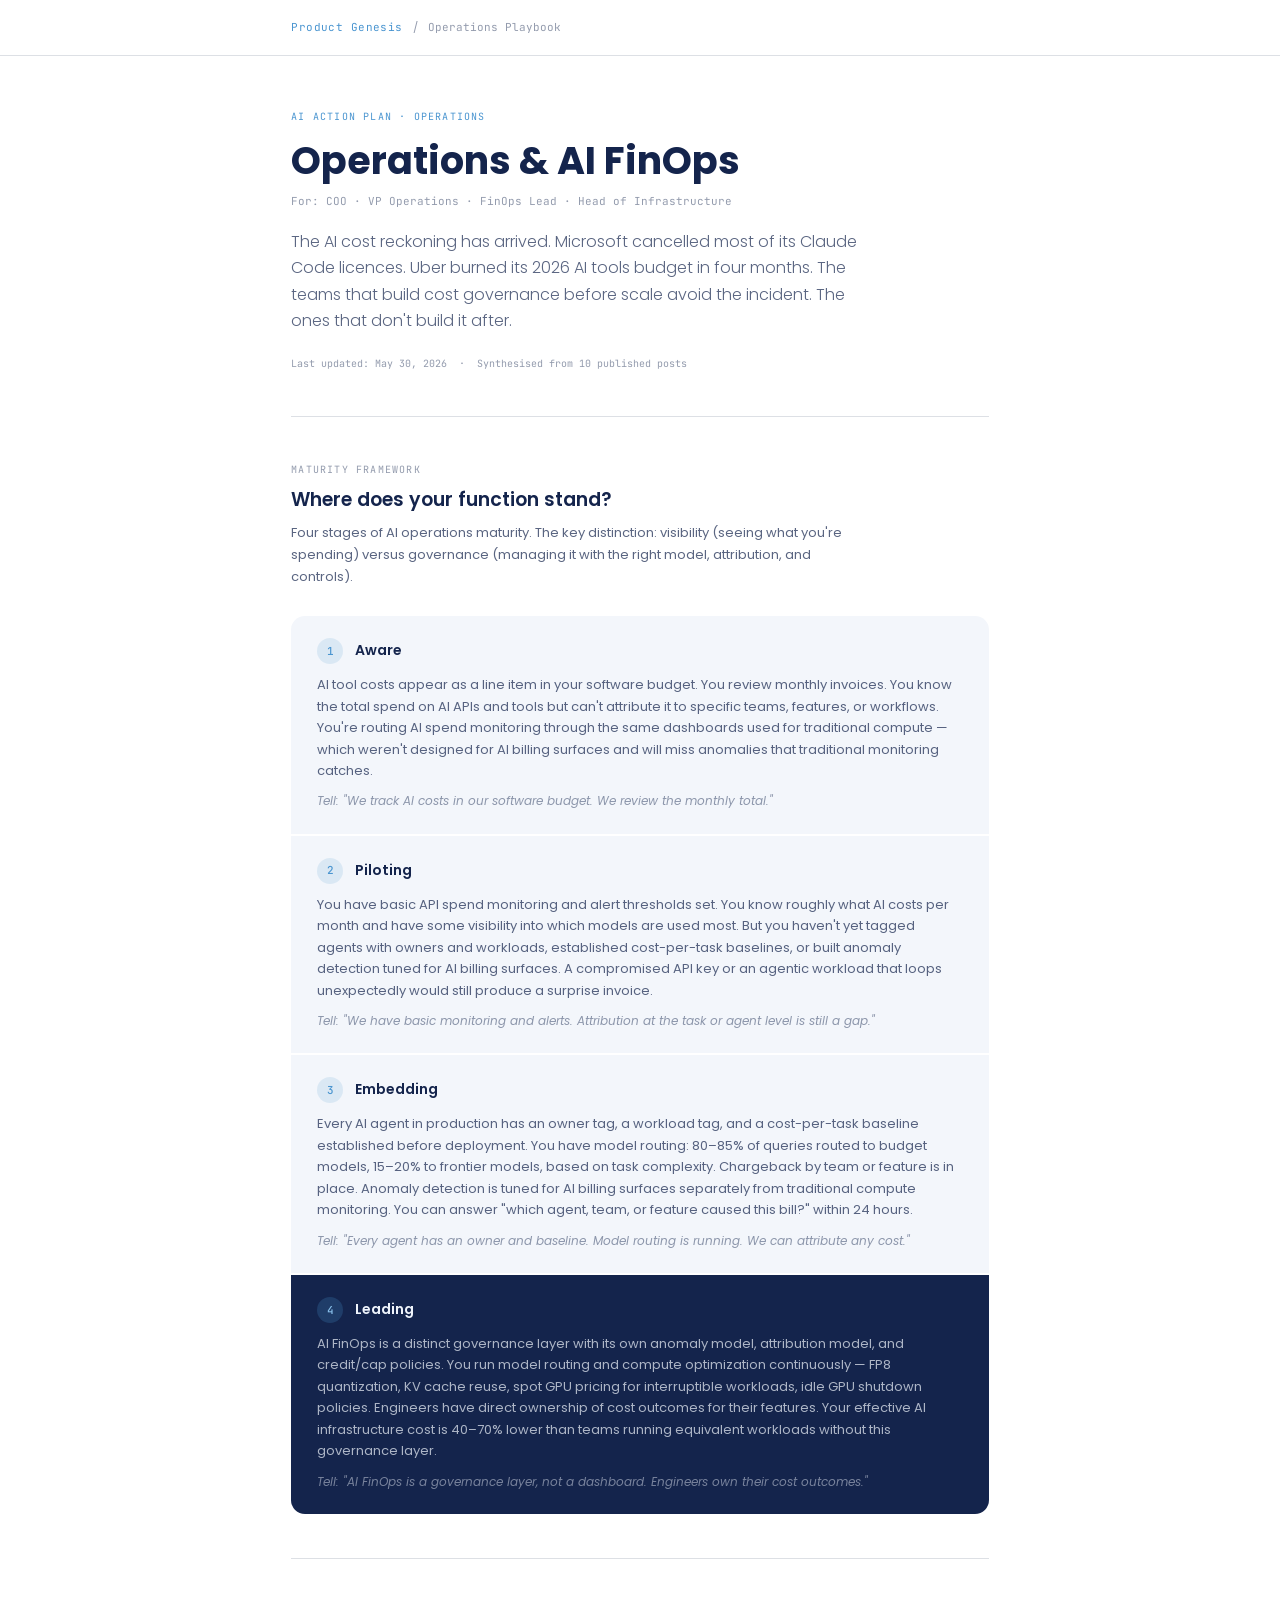
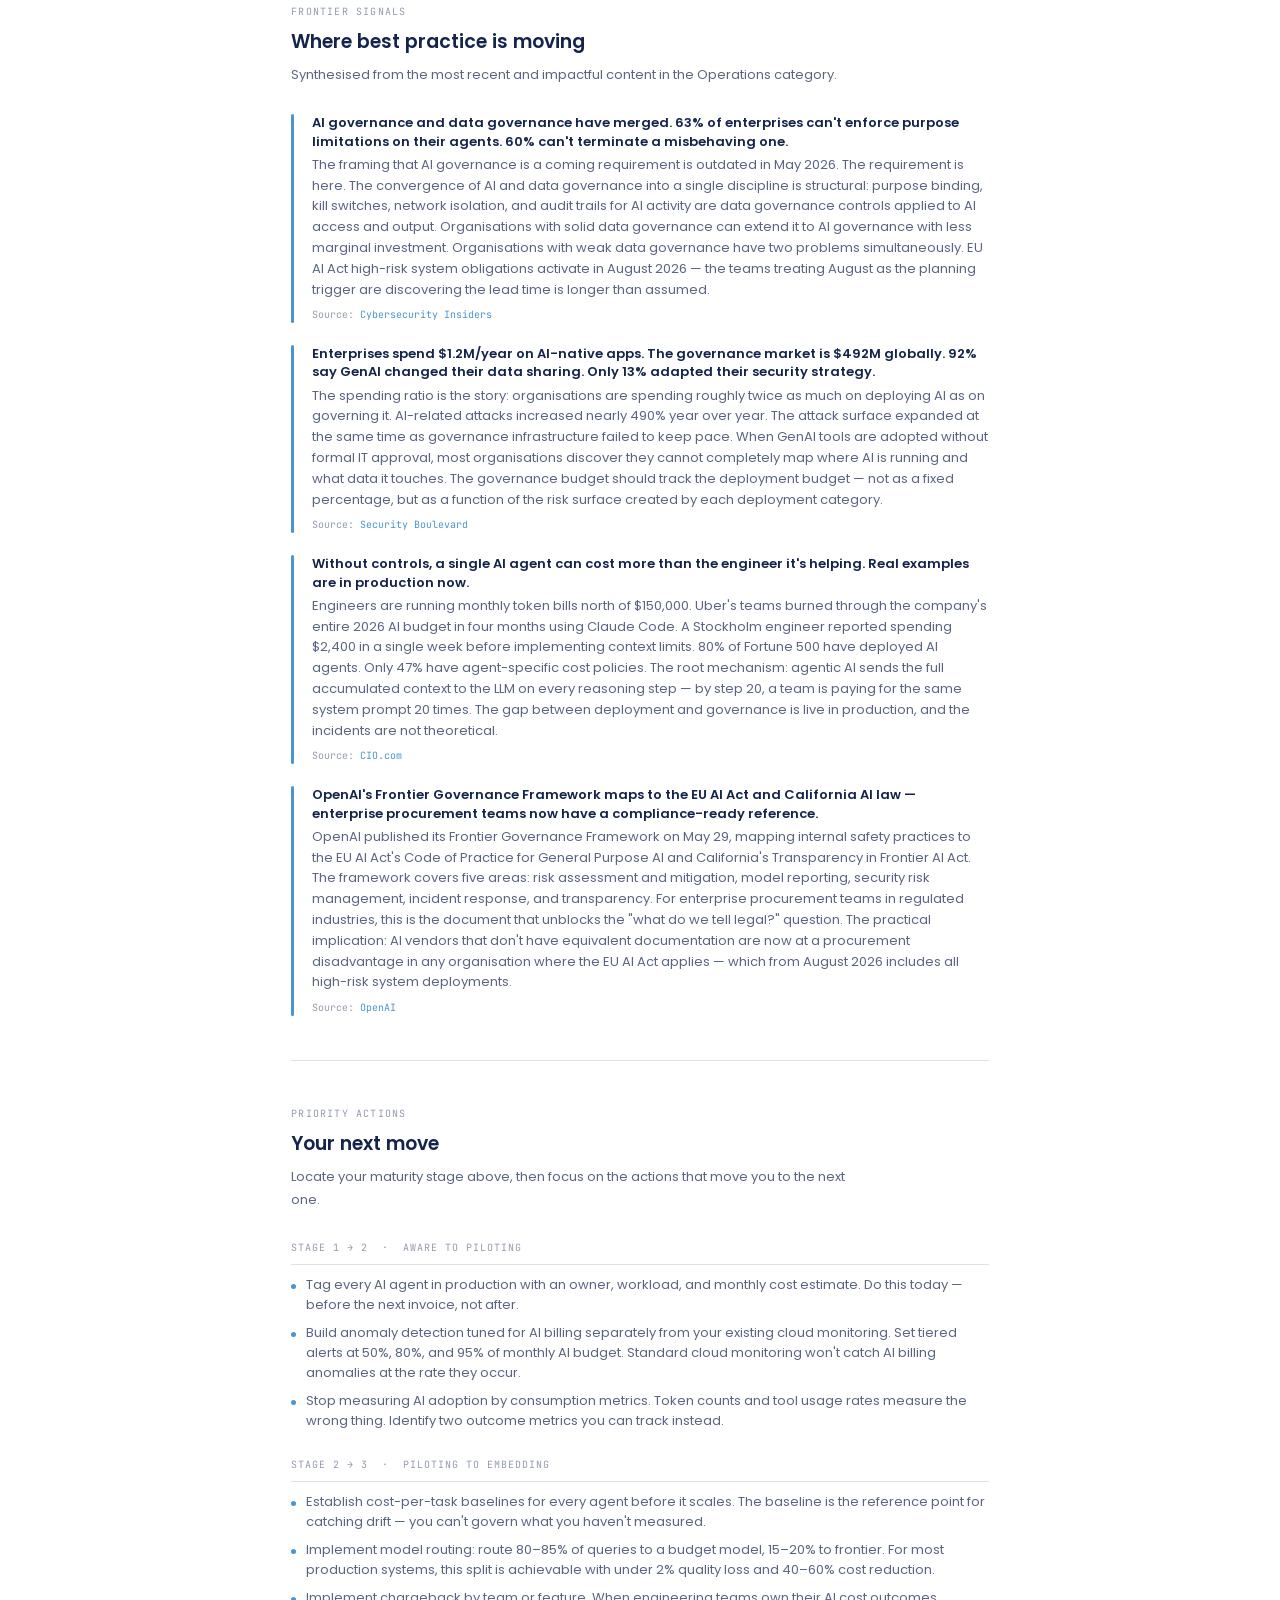
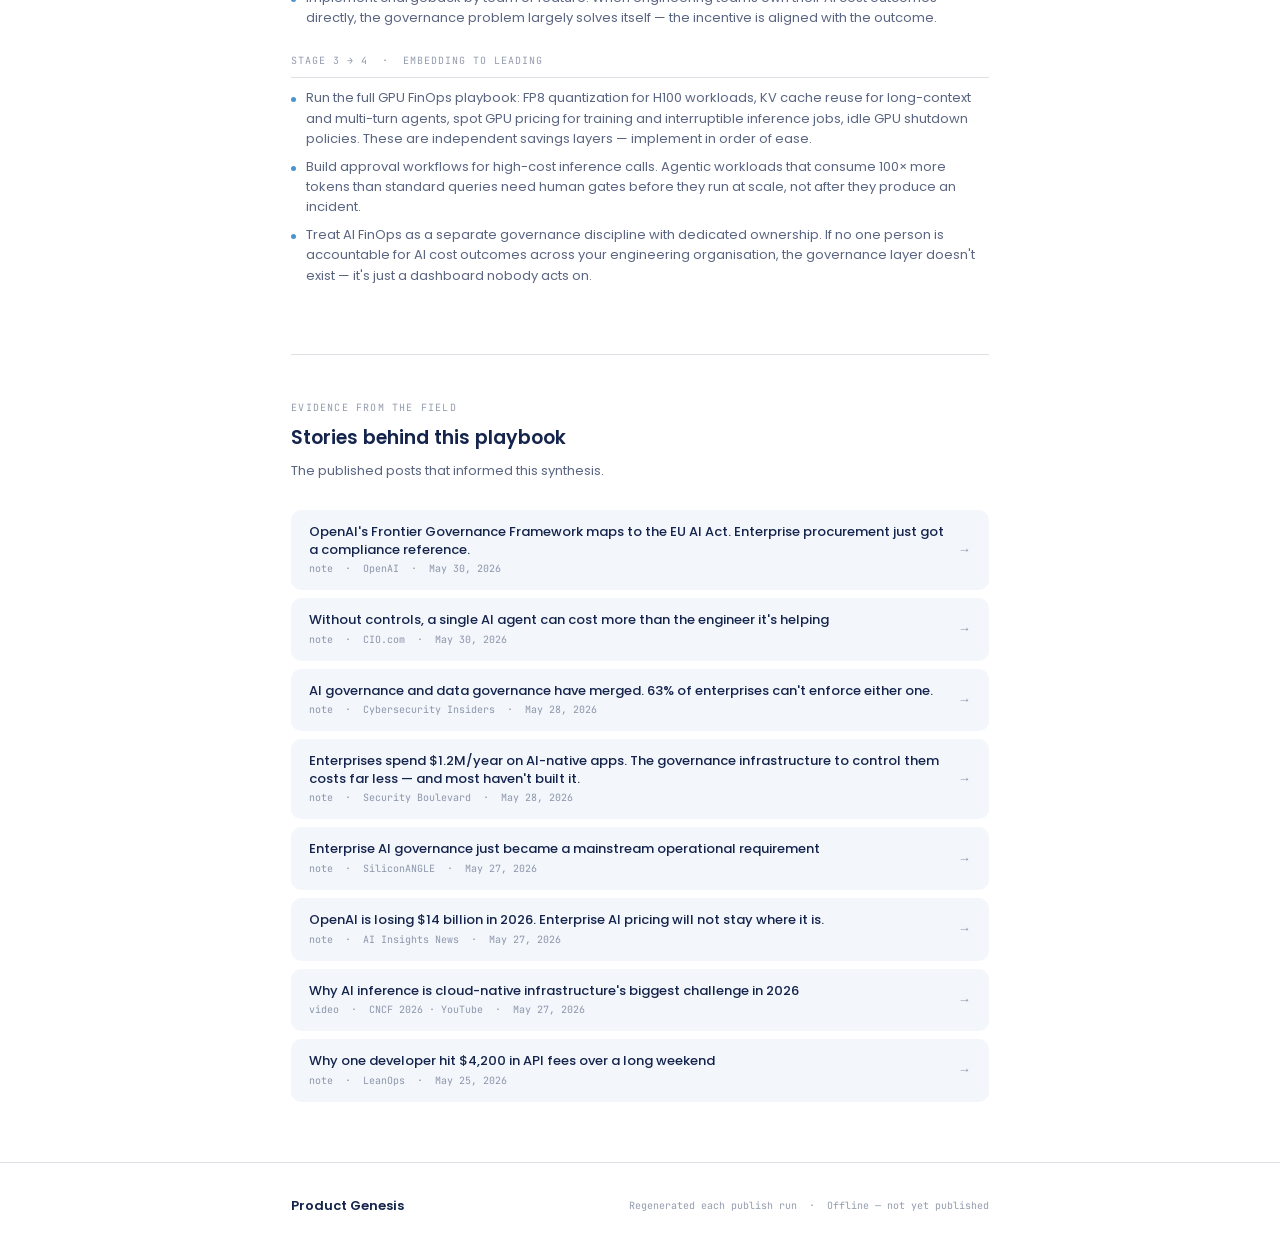
<file: playbooks/operations.html>
<!DOCTYPE html>
<html lang="en">
<head>
  <meta charset="UTF-8">
  <meta name="viewport" content="width=device-width, initial-scale=1.0">
  <title>Operations AI Playbook — Product Genesis</title>
  <link href="https://fonts.googleapis.com/css2?family=Poppins:wght@300;400;500;600;700&family=JetBrains+Mono:wght@400;500&display=swap" rel="stylesheet">
  <style>
    :root {
      --bg: #ffffff; --bg-2: #f3f6fb; --bg-3: #e4ecf6;
      --ink: #14244C; --ink-soft: rgba(20,36,76,.70); --ink-mute: rgba(20,36,76,.46);
      --rule: rgba(20,36,76,.14); --accent: #4A95D0; --accent-soft: rgba(74,149,208,.14);
      --radius: 14px; --radius-sm: 10px; --pad: clamp(20px,4vw,56px); --maxw: 800px;
    }
    * { box-sizing: border-box; margin: 0; padding: 0; }
    html, body { background: var(--bg); color: var(--ink); font-family: "Poppins", ui-sans-serif, sans-serif; font-size: 15px; line-height: 1.7; -webkit-font-smoothing: antialiased; }
    .wrap { max-width: var(--maxw); margin: 0 auto; padding: 0 var(--pad); }
    nav { border-bottom: 1px solid var(--rule); padding: 18px 0; }
    nav .wrap { display: flex; align-items: center; gap: 10px; }
    nav a { color: var(--accent); text-decoration: none; font-family: "JetBrains Mono", monospace; font-size: 11px; letter-spacing:.04em; }
    nav a:hover { text-decoration: underline; }
    .sep { color: var(--ink-mute); font-size: 11px; }
    .crumb { color: var(--ink-mute); font-family: "JetBrains Mono", monospace; font-size: 11px; }
    .hero { padding: 52px 0 44px; border-bottom: 1px solid var(--rule); }
    .tag { font-family: "JetBrains Mono", monospace; font-size: 10px; letter-spacing:.12em; text-transform: uppercase; color: var(--accent); margin-bottom: 14px; }
    .hero h1 { font-size: clamp(24px,4vw,38px); font-weight: 700; line-height: 1.15; margin-bottom: 10px; }
    .hero-role { font-family: "JetBrains Mono", monospace; font-size: 11px; color: var(--ink-mute); margin-bottom: 18px; }
    .hero-dek { font-size: 16px; font-weight: 300; color: var(--ink-soft); max-width: 580px; margin-bottom: 20px; line-height: 1.65; }
    .hero-meta { font-family: "JetBrains Mono", monospace; font-size: 10px; color: var(--ink-mute); }
    .section { padding: 44px 0; border-bottom: 1px solid var(--rule); }
    .section:last-child { border-bottom: none; padding-bottom: 60px; }
    .s-label { font-family: "JetBrains Mono", monospace; font-size: 10px; letter-spacing:.12em; text-transform: uppercase; color: var(--ink-mute); margin-bottom: 6px; }
    .section h2 { font-size: 19px; font-weight: 600; margin-bottom: 6px; }
    .section-intro { font-size: 13px; color: var(--ink-soft); margin-bottom: 28px; max-width: 560px; }
    .stages { display: flex; flex-direction: column; gap: 2px; }
    .stage { background: var(--bg-2); padding: 22px 26px; }
    .stage:first-child { border-radius: var(--radius) var(--radius) 0 0; }
    .stage:last-child { border-radius: 0 0 var(--radius) var(--radius); background: var(--ink); }
    .stage-head { display: flex; align-items: center; gap: 12px; margin-bottom: 10px; }
    .s-num { width: 26px; height: 26px; border-radius: 50%; background: var(--accent-soft); color: var(--accent); font-family: "JetBrains Mono", monospace; font-size: 11px; font-weight: 500; display: flex; align-items: center; justify-content: center; flex-shrink: 0; }
    .stage:last-child .s-num { background: rgba(74,149,208,.22); color: #88c0ea; }
    .s-title { font-weight: 600; font-size: 14px; }
    .stage:last-child .s-title { color: #eef3fb; }
    .s-body { font-size: 13px; color: var(--ink-soft); line-height: 1.65; margin-bottom: 10px; }
    .stage:last-child .s-body { color: rgba(238,243,251,.70); }
    .s-tell { font-size: 12px; color: var(--ink-mute); font-style: italic; }
    .stage:last-child .s-tell { color: rgba(238,243,251,.46); }
    .signals { display: flex; flex-direction: column; gap: 22px; }
    .signal { display: grid; grid-template-columns: 3px 1fr; gap: 18px; }
    .s-bar { background: var(--accent); border-radius: 2px; min-height: 50px; }
    .sig-head { font-weight: 600; font-size: 13px; margin-bottom: 4px; line-height: 1.4; }
    .sig-body { font-size: 13px; color: var(--ink-soft); line-height: 1.6; margin-bottom: 6px; }
    .sig-src { font-family: "JetBrains Mono", monospace; font-size: 10px; color: var(--ink-mute); }
    .sig-src a { color: var(--accent); text-decoration: none; }
    .sig-src a:hover { text-decoration: underline; }
    .act-block { margin-bottom: 24px; }
    .act-label { font-family: "JetBrains Mono", monospace; font-size: 10px; letter-spacing:.1em; text-transform: uppercase; color: var(--ink-mute); margin-bottom: 10px; padding-bottom: 8px; border-bottom: 1px solid var(--rule); }
    .act-list { list-style: none; display: flex; flex-direction: column; gap: 8px; }
    .act-list li { display: flex; gap: 10px; font-size: 13px; color: var(--ink-soft); line-height: 1.55; }
    .dot { width: 5px; height: 5px; border-radius: 50%; background: var(--accent); flex-shrink: 0; margin-top: 9px; }
    .ev-grid { display: flex; flex-direction: column; gap: 8px; }
    .ev-item { background: var(--bg-2); border-radius: var(--radius-sm); padding: 13px 18px; display: grid; grid-template-columns: 1fr auto; gap: 10px; align-items: center; text-decoration: none; transition: background .15s; }
    .ev-item:hover { background: var(--bg-3); }
    .ev-title { font-size: 13px; font-weight: 500; color: var(--ink); line-height: 1.35; margin-bottom: 2px; }
    .ev-meta { font-family: "JetBrains Mono", monospace; font-size: 10px; color: var(--ink-mute); }
    .ev-arr { color: var(--ink-mute); font-size: 13px; }
    footer { border-top: 1px solid var(--rule); padding: 32px 0; }
    footer .wrap { display: flex; justify-content: space-between; align-items: center; flex-wrap: wrap; gap: 10px; }
    .f-brand { font-weight: 600; font-size: 13px; }
    .f-note { font-family: "JetBrains Mono", monospace; font-size: 10px; color: var(--ink-mute); }
  </style>
</head>
<body>

<nav>
  <div class="wrap">
    <a href="../index.html">Product Genesis</a>
    <span class="sep">/</span>
    <span class="crumb">Operations Playbook</span>
  </div>
</nav>

<div class="wrap">

  <div class="hero">
    <div class="tag">AI Action Plan · Operations</div>
    <h1>Operations &amp; AI FinOps</h1>
    <div class="hero-role">For: COO · VP Operations · FinOps Lead · Head of Infrastructure</div>
    <p class="hero-dek">The AI cost reckoning has arrived. Microsoft cancelled most of its Claude Code licences. Uber burned its 2026 AI tools budget in four months. The teams that build cost governance before scale avoid the incident. The ones that don't build it after.</p>
    <div class="hero-meta">Last updated: May 30, 2026 &nbsp;·&nbsp; Synthesised from 10 published posts</div>
  </div>

  <div class="section">
    <div class="s-label">Maturity Framework</div>
    <h2>Where does your function stand?</h2>
    <p class="section-intro">Four stages of AI operations maturity. The key distinction: visibility (seeing what you're spending) versus governance (managing it with the right model, attribution, and controls).</p>
    <div class="stages">
      <div class="stage">
        <div class="stage-head"><div class="s-num">1</div><div class="s-title">Aware</div></div>
        <p class="s-body">AI tool costs appear as a line item in your software budget. You review monthly invoices. You know the total spend on AI APIs and tools but can't attribute it to specific teams, features, or workflows. You're routing AI spend monitoring through the same dashboards used for traditional compute — which weren't designed for AI billing surfaces and will miss anomalies that traditional monitoring catches.</p>
        <p class="s-tell">Tell: "We track AI costs in our software budget. We review the monthly total."</p>
      </div>
      <div class="stage">
        <div class="stage-head"><div class="s-num">2</div><div class="s-title">Piloting</div></div>
        <p class="s-body">You have basic API spend monitoring and alert thresholds set. You know roughly what AI costs per month and have some visibility into which models are used most. But you haven't yet tagged agents with owners and workloads, established cost-per-task baselines, or built anomaly detection tuned for AI billing surfaces. A compromised API key or an agentic workload that loops unexpectedly would still produce a surprise invoice.</p>
        <p class="s-tell">Tell: "We have basic monitoring and alerts. Attribution at the task or agent level is still a gap."</p>
      </div>
      <div class="stage">
        <div class="stage-head"><div class="s-num">3</div><div class="s-title">Embedding</div></div>
        <p class="s-body">Every AI agent in production has an owner tag, a workload tag, and a cost-per-task baseline established before deployment. You have model routing: 80–85% of queries routed to budget models, 15–20% to frontier models, based on task complexity. Chargeback by team or feature is in place. Anomaly detection is tuned for AI billing surfaces separately from traditional compute monitoring. You can answer "which agent, team, or feature caused this bill?" within 24 hours.</p>
        <p class="s-tell">Tell: "Every agent has an owner and baseline. Model routing is running. We can attribute any cost."</p>
      </div>
      <div class="stage">
        <div class="stage-head"><div class="s-num">4</div><div class="s-title">Leading</div></div>
        <p class="s-body">AI FinOps is a distinct governance layer with its own anomaly model, attribution model, and credit/cap policies. You run model routing and compute optimization continuously — FP8 quantization, KV cache reuse, spot GPU pricing for interruptible workloads, idle GPU shutdown policies. Engineers have direct ownership of cost outcomes for their features. Your effective AI infrastructure cost is 40–70% lower than teams running equivalent workloads without this governance layer.</p>
        <p class="s-tell">Tell: "AI FinOps is a governance layer, not a dashboard. Engineers own their cost outcomes."</p>
      </div>
    </div>
  </div>

  <div class="section">
    <div class="s-label">Frontier Signals</div>
    <h2>Where best practice is moving</h2>
    <p class="section-intro">Synthesised from the most recent and impactful content in the Operations category.</p>
    <div class="signals">
      <div class="signal">
        <div class="s-bar"></div>
        <div>
          <div class="sig-head">AI governance and data governance have merged. 63% of enterprises can't enforce purpose limitations on their agents. 60% can't terminate a misbehaving one.</div>
          <p class="sig-body">The framing that AI governance is a coming requirement is outdated in May 2026. The requirement is here. The convergence of AI and data governance into a single discipline is structural: purpose binding, kill switches, network isolation, and audit trails for AI activity are data governance controls applied to AI access and output. Organisations with solid data governance can extend it to AI governance with less marginal investment. Organisations with weak data governance have two problems simultaneously. EU AI Act high-risk system obligations activate in August 2026 — the teams treating August as the planning trigger are discovering the lead time is longer than assumed.</p>
          <div class="sig-src">Source: <a href="../index.html#post-o26">Cybersecurity Insiders</a></div>
        </div>
      </div>
      <div class="signal">
        <div class="s-bar"></div>
        <div>
          <div class="sig-head">Enterprises spend $1.2M/year on AI-native apps. The governance market is $492M globally. 92% say GenAI changed their data sharing. Only 13% adapted their security strategy.</div>
          <p class="sig-body">The spending ratio is the story: organisations are spending roughly twice as much on deploying AI as on governing it. AI-related attacks increased nearly 490% year over year. The attack surface expanded at the same time as governance infrastructure failed to keep pace. When GenAI tools are adopted without formal IT approval, most organisations discover they cannot completely map where AI is running and what data it touches. The governance budget should track the deployment budget — not as a fixed percentage, but as a function of the risk surface created by each deployment category.</p>
          <div class="sig-src">Source: <a href="../index.html#post-o27">Security Boulevard</a></div>
        </div>
      </div>
      <div class="signal">
        <div class="s-bar"></div>
        <div>
          <div class="sig-head">Without controls, a single AI agent can cost more than the engineer it's helping. Real examples are in production now.</div>
          <p class="sig-body">Engineers are running monthly token bills north of $150,000. Uber's teams burned through the company's entire 2026 AI budget in four months using Claude Code. A Stockholm engineer reported spending $2,400 in a single week before implementing context limits. 80% of Fortune 500 have deployed AI agents. Only 47% have agent-specific cost policies. The root mechanism: agentic AI sends the full accumulated context to the LLM on every reasoning step — by step 20, a team is paying for the same system prompt 20 times. The gap between deployment and governance is live in production, and the incidents are not theoretical.</p>
          <div class="sig-src">Source: <a href="../index.html#post-o28">CIO.com</a></div>
        </div>
      </div>
      <div class="signal">
        <div class="s-bar"></div>
        <div>
          <div class="sig-head">OpenAI's Frontier Governance Framework maps to the EU AI Act and California AI law — enterprise procurement teams now have a compliance-ready reference.</div>
          <p class="sig-body">OpenAI published its Frontier Governance Framework on May 29, mapping internal safety practices to the EU AI Act's Code of Practice for General Purpose AI and California's Transparency in Frontier AI Act. The framework covers five areas: risk assessment and mitigation, model reporting, security risk management, incident response, and transparency. For enterprise procurement teams in regulated industries, this is the document that unblocks the "what do we tell legal?" question. The practical implication: AI vendors that don't have equivalent documentation are now at a procurement disadvantage in any organisation where the EU AI Act applies — which from August 2026 includes all high-risk system deployments.</p>
          <div class="sig-src">Source: <a href="../index.html#post-o29">OpenAI</a></div>
        </div>
      </div>
    </div>
  </div>

  <div class="section">
    <div class="s-label">Priority Actions</div>
    <h2>Your next move</h2>
    <p class="section-intro">Locate your maturity stage above, then focus on the actions that move you to the next one.</p>
    <div class="act-block">
      <div class="act-label">Stage 1 → 2 &nbsp;·&nbsp; Aware to Piloting</div>
      <ul class="act-list">
        <li><span class="dot"></span>Tag every AI agent in production with an owner, workload, and monthly cost estimate. Do this today — before the next invoice, not after.</li>
        <li><span class="dot"></span>Build anomaly detection tuned for AI billing separately from your existing cloud monitoring. Set tiered alerts at 50%, 80%, and 95% of monthly AI budget. Standard cloud monitoring won't catch AI billing anomalies at the rate they occur.</li>
        <li><span class="dot"></span>Stop measuring AI adoption by consumption metrics. Token counts and tool usage rates measure the wrong thing. Identify two outcome metrics you can track instead.</li>
      </ul>
    </div>
    <div class="act-block">
      <div class="act-label">Stage 2 → 3 &nbsp;·&nbsp; Piloting to Embedding</div>
      <ul class="act-list">
        <li><span class="dot"></span>Establish cost-per-task baselines for every agent before it scales. The baseline is the reference point for catching drift — you can't govern what you haven't measured.</li>
        <li><span class="dot"></span>Implement model routing: route 80–85% of queries to a budget model, 15–20% to frontier. For most production systems, this split is achievable with under 2% quality loss and 40–60% cost reduction.</li>
        <li><span class="dot"></span>Implement chargeback by team or feature. When engineering teams own their AI cost outcomes directly, the governance problem largely solves itself — the incentive is aligned with the outcome.</li>
      </ul>
    </div>
    <div class="act-block">
      <div class="act-label">Stage 3 → 4 &nbsp;·&nbsp; Embedding to Leading</div>
      <ul class="act-list">
        <li><span class="dot"></span>Run the full GPU FinOps playbook: FP8 quantization for H100 workloads, KV cache reuse for long-context and multi-turn agents, spot GPU pricing for training and interruptible inference jobs, idle GPU shutdown policies. These are independent savings layers — implement in order of ease.</li>
        <li><span class="dot"></span>Build approval workflows for high-cost inference calls. Agentic workloads that consume 100× more tokens than standard queries need human gates before they run at scale, not after they produce an incident.</li>
        <li><span class="dot"></span>Treat AI FinOps as a separate governance discipline with dedicated ownership. If no one person is accountable for AI cost outcomes across your engineering organisation, the governance layer doesn't exist — it's just a dashboard nobody acts on.</li>
      </ul>
    </div>
  </div>

  <div class="section">
    <div class="s-label">Evidence from the Field</div>
    <h2>Stories behind this playbook</h2>
    <p class="section-intro">The published posts that informed this synthesis.</p>
    <div class="ev-grid">
      <a class="ev-item" href="../index.html#post-o29">
        <div><div class="ev-title">OpenAI's Frontier Governance Framework maps to the EU AI Act. Enterprise procurement just got a compliance reference.</div><div class="ev-meta">note &nbsp;·&nbsp; OpenAI &nbsp;·&nbsp; May 30, 2026</div></div>
        <div class="ev-arr">→</div>
      </a>
      <a class="ev-item" href="../index.html#post-o28">
        <div><div class="ev-title">Without controls, a single AI agent can cost more than the engineer it's helping</div><div class="ev-meta">note &nbsp;·&nbsp; CIO.com &nbsp;·&nbsp; May 30, 2026</div></div>
        <div class="ev-arr">→</div>
      </a>
      <a class="ev-item" href="../index.html#post-o26">
        <div><div class="ev-title">AI governance and data governance have merged. 63% of enterprises can't enforce either one.</div><div class="ev-meta">note &nbsp;·&nbsp; Cybersecurity Insiders &nbsp;·&nbsp; May 28, 2026</div></div>
        <div class="ev-arr">→</div>
      </a>
      <a class="ev-item" href="../index.html#post-o27">
        <div><div class="ev-title">Enterprises spend $1.2M/year on AI-native apps. The governance infrastructure to control them costs far less — and most haven't built it.</div><div class="ev-meta">note &nbsp;·&nbsp; Security Boulevard &nbsp;·&nbsp; May 28, 2026</div></div>
        <div class="ev-arr">→</div>
      </a>
      <a class="ev-item" href="../index.html#post-o23">
        <div><div class="ev-title">Enterprise AI governance just became a mainstream operational requirement</div><div class="ev-meta">note &nbsp;·&nbsp; SiliconANGLE &nbsp;·&nbsp; May 27, 2026</div></div>
        <div class="ev-arr">→</div>
      </a>
      <a class="ev-item" href="../index.html#post-o24">
        <div><div class="ev-title">OpenAI is losing $14 billion in 2026. Enterprise AI pricing will not stay where it is.</div><div class="ev-meta">note &nbsp;·&nbsp; AI Insights News &nbsp;·&nbsp; May 27, 2026</div></div>
        <div class="ev-arr">→</div>
      </a>
      <a class="ev-item" href="../index.html#post-o25">
        <div><div class="ev-title">Why AI inference is cloud-native infrastructure's biggest challenge in 2026</div><div class="ev-meta">video &nbsp;·&nbsp; CNCF 2026 · YouTube &nbsp;·&nbsp; May 27, 2026</div></div>
        <div class="ev-arr">→</div>
      </a>
      <a class="ev-item" href="../index.html#post-o21">
        <div><div class="ev-title">Why one developer hit $4,200 in API fees over a long weekend</div><div class="ev-meta">note &nbsp;·&nbsp; LeanOps &nbsp;·&nbsp; May 25, 2026</div></div>
        <div class="ev-arr">→</div>
      </a>
    </div>
  </div>

</div>

<footer>
  <div class="wrap">
    <div class="f-brand">Product Genesis</div>
    <div class="f-note">Regenerated each publish run &nbsp;·&nbsp; Offline — not yet published</div>
  </div>
</footer>

</body>
</html>
</file>
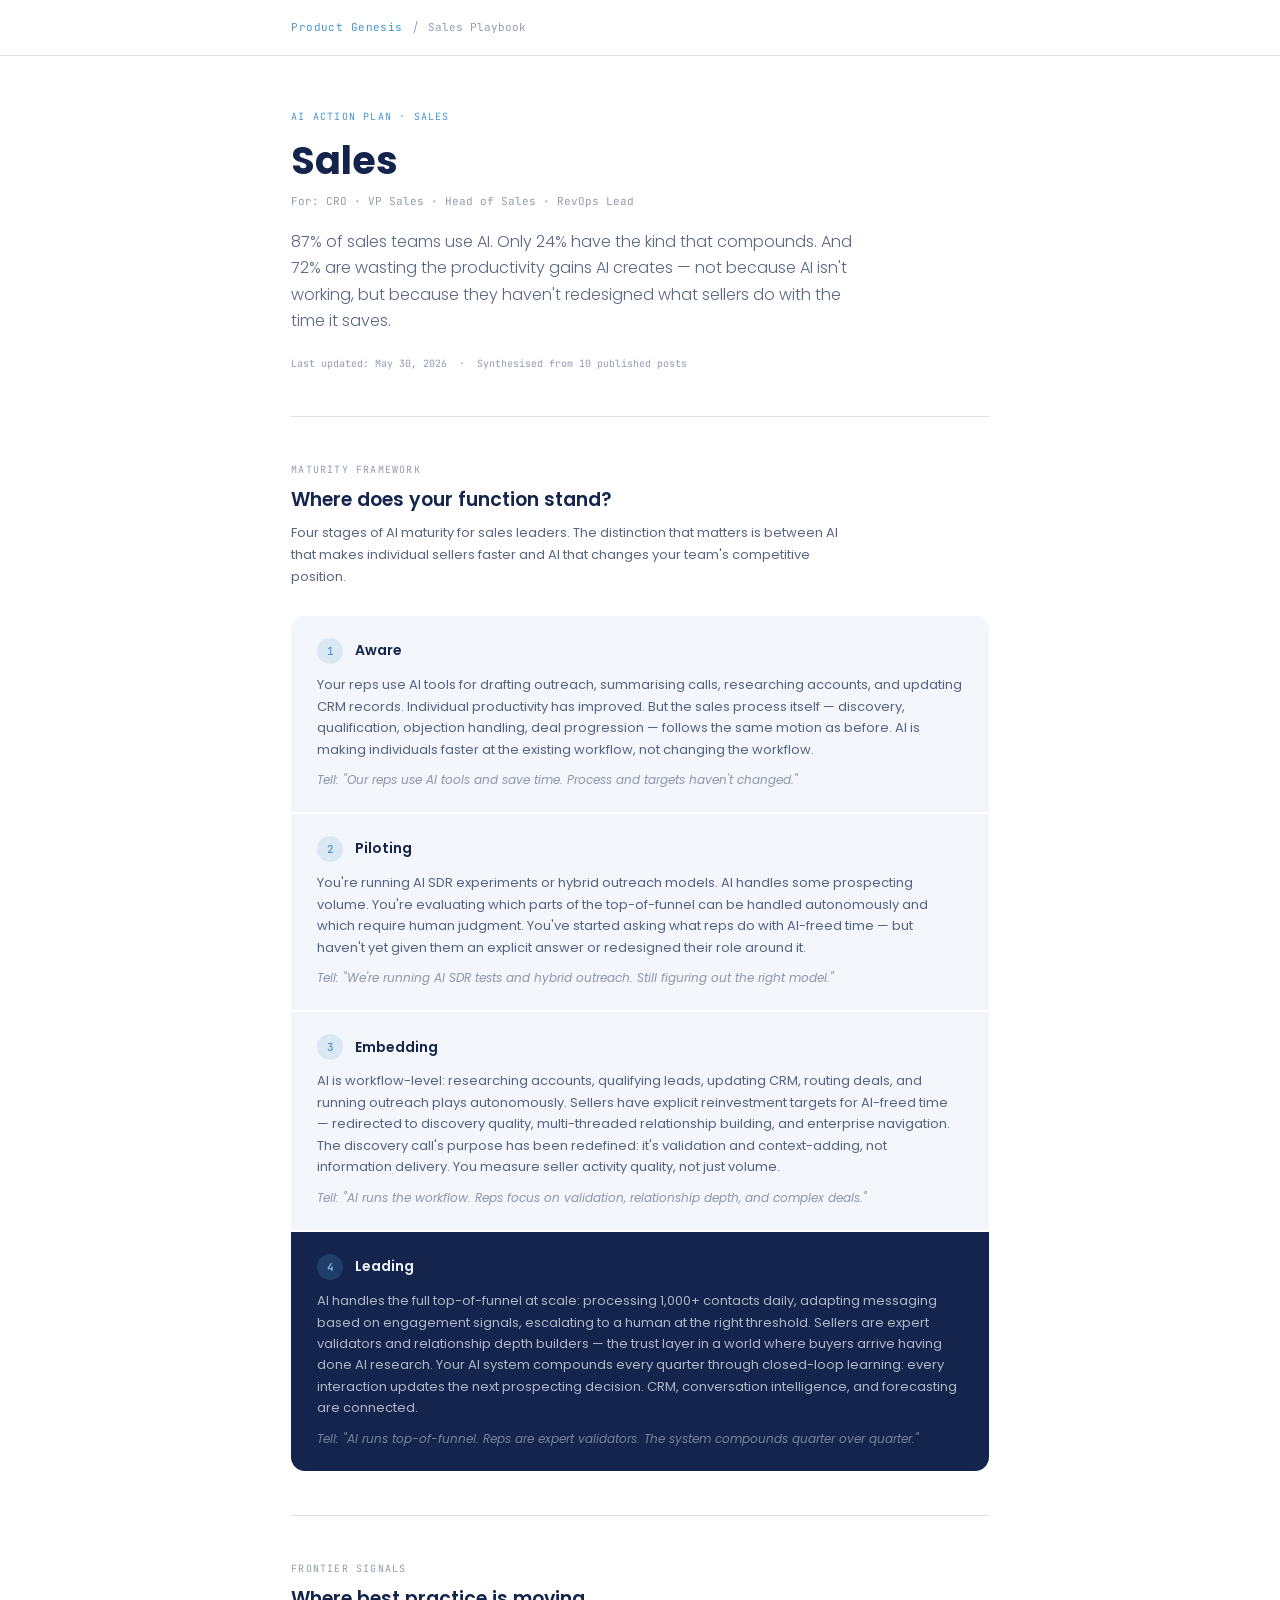
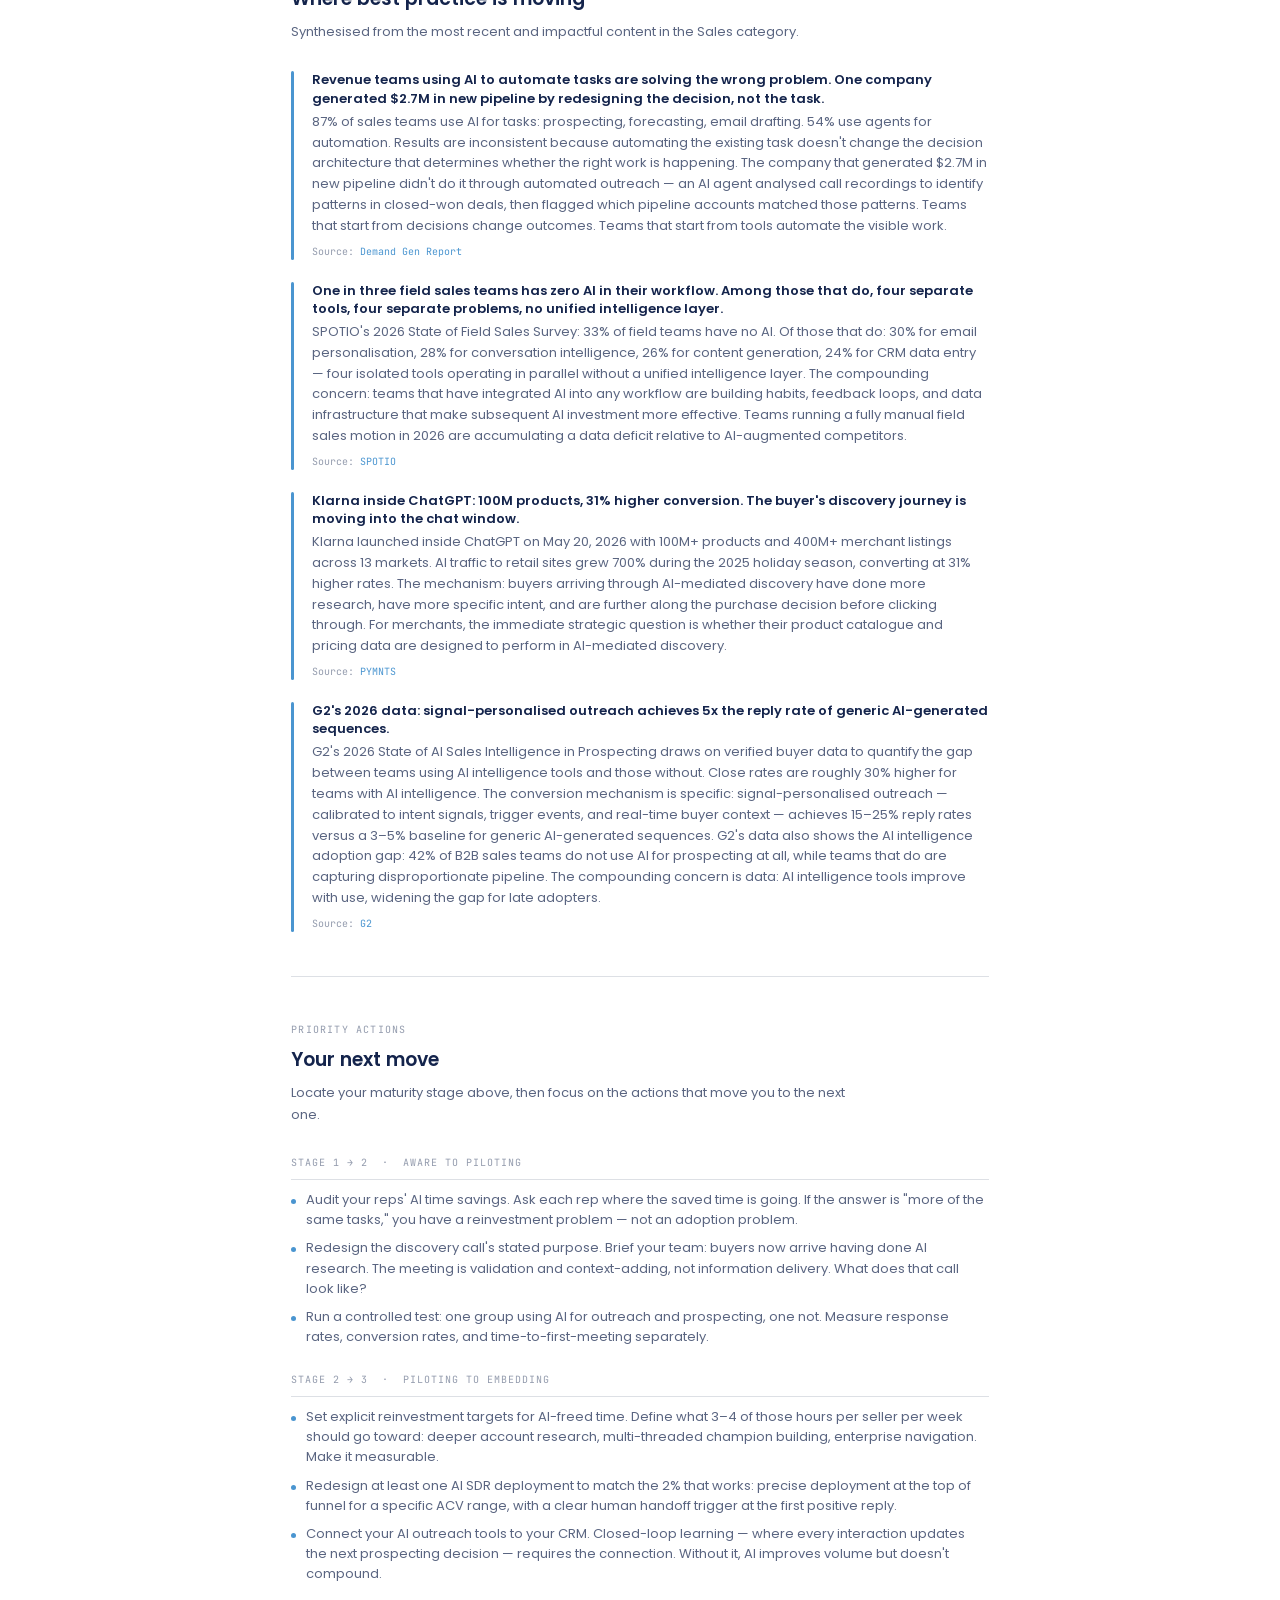
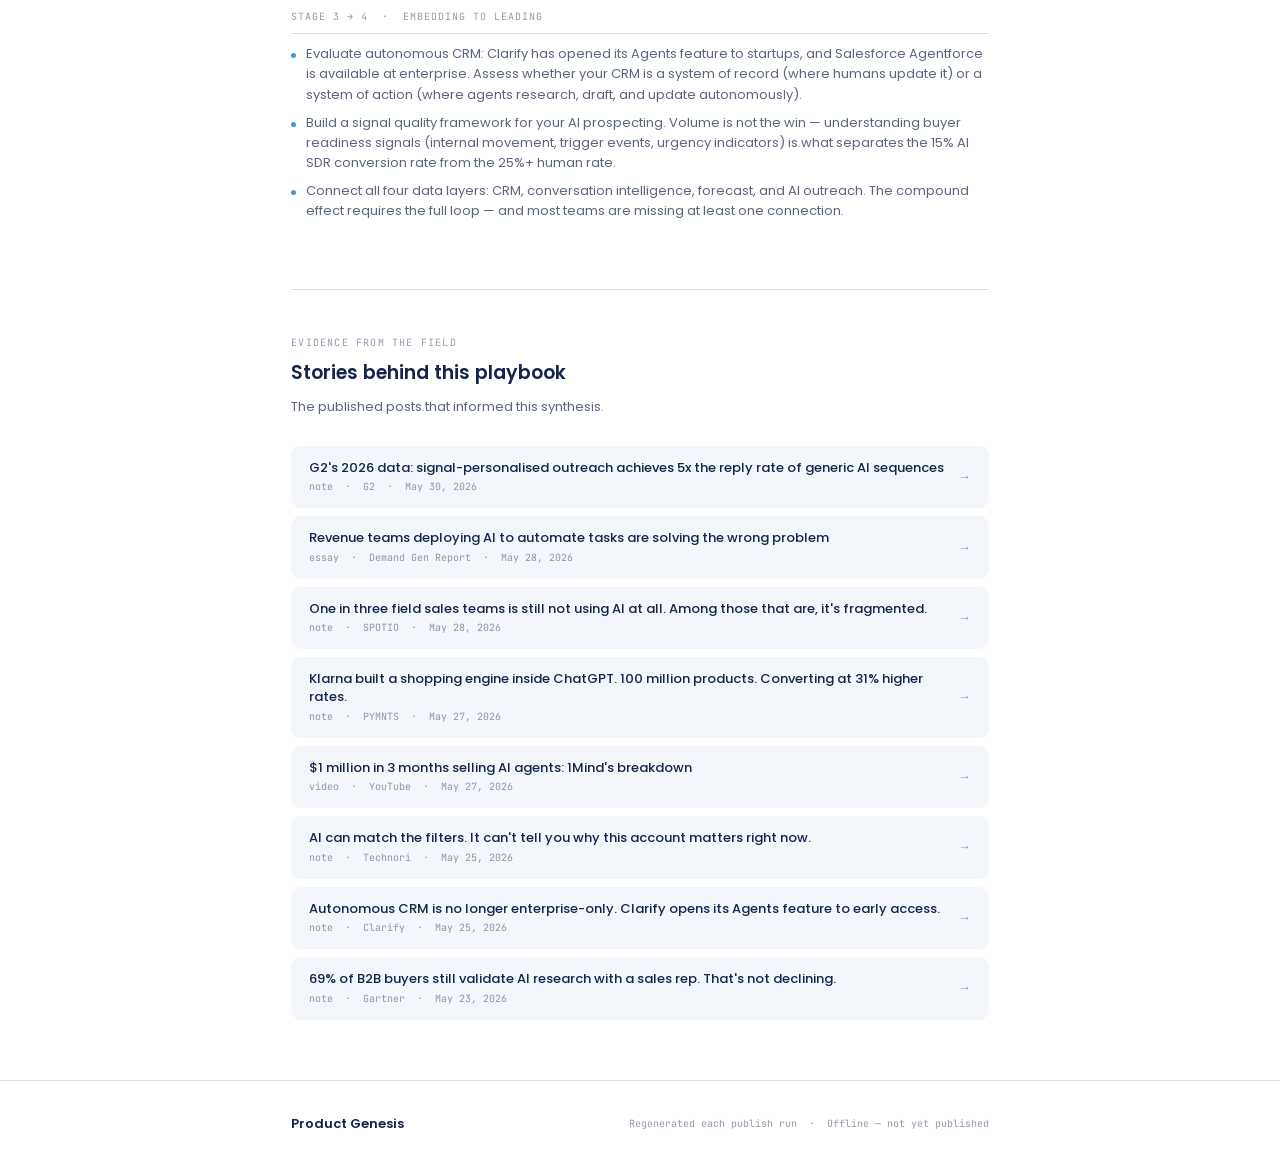
<file: playbooks/sales.html>
<!DOCTYPE html>
<html lang="en">
<head>
  <meta charset="UTF-8">
  <meta name="viewport" content="width=device-width, initial-scale=1.0">
  <title>Sales AI Playbook — Product Genesis</title>
  <link href="https://fonts.googleapis.com/css2?family=Poppins:wght@300;400;500;600;700&family=JetBrains+Mono:wght@400;500&display=swap" rel="stylesheet">
  <style>
    :root {
      --bg: #ffffff; --bg-2: #f3f6fb; --bg-3: #e4ecf6;
      --ink: #14244C; --ink-soft: rgba(20,36,76,.70); --ink-mute: rgba(20,36,76,.46);
      --rule: rgba(20,36,76,.14); --accent: #4A95D0; --accent-soft: rgba(74,149,208,.14);
      --radius: 14px; --radius-sm: 10px; --pad: clamp(20px,4vw,56px); --maxw: 800px;
    }
    * { box-sizing: border-box; margin: 0; padding: 0; }
    html, body { background: var(--bg); color: var(--ink); font-family: "Poppins", ui-sans-serif, sans-serif; font-size: 15px; line-height: 1.7; -webkit-font-smoothing: antialiased; }
    .wrap { max-width: var(--maxw); margin: 0 auto; padding: 0 var(--pad); }
    nav { border-bottom: 1px solid var(--rule); padding: 18px 0; }
    nav .wrap { display: flex; align-items: center; gap: 10px; }
    nav a { color: var(--accent); text-decoration: none; font-family: "JetBrains Mono", monospace; font-size: 11px; letter-spacing:.04em; }
    nav a:hover { text-decoration: underline; }
    .sep { color: var(--ink-mute); font-size: 11px; }
    .crumb { color: var(--ink-mute); font-family: "JetBrains Mono", monospace; font-size: 11px; }
    .hero { padding: 52px 0 44px; border-bottom: 1px solid var(--rule); }
    .tag { font-family: "JetBrains Mono", monospace; font-size: 10px; letter-spacing:.12em; text-transform: uppercase; color: var(--accent); margin-bottom: 14px; }
    .hero h1 { font-size: clamp(24px,4vw,38px); font-weight: 700; line-height: 1.15; margin-bottom: 10px; }
    .hero-role { font-family: "JetBrains Mono", monospace; font-size: 11px; color: var(--ink-mute); margin-bottom: 18px; }
    .hero-dek { font-size: 16px; font-weight: 300; color: var(--ink-soft); max-width: 580px; margin-bottom: 20px; line-height: 1.65; }
    .hero-meta { font-family: "JetBrains Mono", monospace; font-size: 10px; color: var(--ink-mute); }
    .section { padding: 44px 0; border-bottom: 1px solid var(--rule); }
    .section:last-child { border-bottom: none; padding-bottom: 60px; }
    .s-label { font-family: "JetBrains Mono", monospace; font-size: 10px; letter-spacing:.12em; text-transform: uppercase; color: var(--ink-mute); margin-bottom: 6px; }
    .section h2 { font-size: 19px; font-weight: 600; margin-bottom: 6px; }
    .section-intro { font-size: 13px; color: var(--ink-soft); margin-bottom: 28px; max-width: 560px; }
    .stages { display: flex; flex-direction: column; gap: 2px; }
    .stage { background: var(--bg-2); padding: 22px 26px; }
    .stage:first-child { border-radius: var(--radius) var(--radius) 0 0; }
    .stage:last-child { border-radius: 0 0 var(--radius) var(--radius); background: var(--ink); }
    .stage-head { display: flex; align-items: center; gap: 12px; margin-bottom: 10px; }
    .s-num { width: 26px; height: 26px; border-radius: 50%; background: var(--accent-soft); color: var(--accent); font-family: "JetBrains Mono", monospace; font-size: 11px; font-weight: 500; display: flex; align-items: center; justify-content: center; flex-shrink: 0; }
    .stage:last-child .s-num { background: rgba(74,149,208,.22); color: #88c0ea; }
    .s-title { font-weight: 600; font-size: 14px; }
    .stage:last-child .s-title { color: #eef3fb; }
    .s-body { font-size: 13px; color: var(--ink-soft); line-height: 1.65; margin-bottom: 10px; }
    .stage:last-child .s-body { color: rgba(238,243,251,.70); }
    .s-tell { font-size: 12px; color: var(--ink-mute); font-style: italic; }
    .stage:last-child .s-tell { color: rgba(238,243,251,.46); }
    .signals { display: flex; flex-direction: column; gap: 22px; }
    .signal { display: grid; grid-template-columns: 3px 1fr; gap: 18px; }
    .s-bar { background: var(--accent); border-radius: 2px; min-height: 50px; }
    .sig-head { font-weight: 600; font-size: 13px; margin-bottom: 4px; line-height: 1.4; }
    .sig-body { font-size: 13px; color: var(--ink-soft); line-height: 1.6; margin-bottom: 6px; }
    .sig-src { font-family: "JetBrains Mono", monospace; font-size: 10px; color: var(--ink-mute); }
    .sig-src a { color: var(--accent); text-decoration: none; }
    .sig-src a:hover { text-decoration: underline; }
    .act-block { margin-bottom: 24px; }
    .act-label { font-family: "JetBrains Mono", monospace; font-size: 10px; letter-spacing:.1em; text-transform: uppercase; color: var(--ink-mute); margin-bottom: 10px; padding-bottom: 8px; border-bottom: 1px solid var(--rule); }
    .act-list { list-style: none; display: flex; flex-direction: column; gap: 8px; }
    .act-list li { display: flex; gap: 10px; font-size: 13px; color: var(--ink-soft); line-height: 1.55; }
    .dot { width: 5px; height: 5px; border-radius: 50%; background: var(--accent); flex-shrink: 0; margin-top: 9px; }
    .ev-grid { display: flex; flex-direction: column; gap: 8px; }
    .ev-item { background: var(--bg-2); border-radius: var(--radius-sm); padding: 13px 18px; display: grid; grid-template-columns: 1fr auto; gap: 10px; align-items: center; text-decoration: none; transition: background .15s; }
    .ev-item:hover { background: var(--bg-3); }
    .ev-title { font-size: 13px; font-weight: 500; color: var(--ink); line-height: 1.35; margin-bottom: 2px; }
    .ev-meta { font-family: "JetBrains Mono", monospace; font-size: 10px; color: var(--ink-mute); }
    .ev-arr { color: var(--ink-mute); font-size: 13px; }
    footer { border-top: 1px solid var(--rule); padding: 32px 0; }
    footer .wrap { display: flex; justify-content: space-between; align-items: center; flex-wrap: wrap; gap: 10px; }
    .f-brand { font-weight: 600; font-size: 13px; }
    .f-note { font-family: "JetBrains Mono", monospace; font-size: 10px; color: var(--ink-mute); }
  </style>
</head>
<body>

<nav>
  <div class="wrap">
    <a href="../index.html">Product Genesis</a>
    <span class="sep">/</span>
    <span class="crumb">Sales Playbook</span>
  </div>
</nav>

<div class="wrap">

  <div class="hero">
    <div class="tag">AI Action Plan · Sales</div>
    <h1>Sales</h1>
    <div class="hero-role">For: CRO · VP Sales · Head of Sales · RevOps Lead</div>
    <p class="hero-dek">87% of sales teams use AI. Only 24% have the kind that compounds. And 72% are wasting the productivity gains AI creates — not because AI isn't working, but because they haven't redesigned what sellers do with the time it saves.</p>
    <div class="hero-meta">Last updated: May 30, 2026 &nbsp;·&nbsp; Synthesised from 10 published posts</div>
  </div>

  <div class="section">
    <div class="s-label">Maturity Framework</div>
    <h2>Where does your function stand?</h2>
    <p class="section-intro">Four stages of AI maturity for sales leaders. The distinction that matters is between AI that makes individual sellers faster and AI that changes your team's competitive position.</p>
    <div class="stages">
      <div class="stage">
        <div class="stage-head"><div class="s-num">1</div><div class="s-title">Aware</div></div>
        <p class="s-body">Your reps use AI tools for drafting outreach, summarising calls, researching accounts, and updating CRM records. Individual productivity has improved. But the sales process itself — discovery, qualification, objection handling, deal progression — follows the same motion as before. AI is making individuals faster at the existing workflow, not changing the workflow.</p>
        <p class="s-tell">Tell: "Our reps use AI tools and save time. Process and targets haven't changed."</p>
      </div>
      <div class="stage">
        <div class="stage-head"><div class="s-num">2</div><div class="s-title">Piloting</div></div>
        <p class="s-body">You're running AI SDR experiments or hybrid outreach models. AI handles some prospecting volume. You're evaluating which parts of the top-of-funnel can be handled autonomously and which require human judgment. You've started asking what reps do with AI-freed time — but haven't yet given them an explicit answer or redesigned their role around it.</p>
        <p class="s-tell">Tell: "We're running AI SDR tests and hybrid outreach. Still figuring out the right model."</p>
      </div>
      <div class="stage">
        <div class="stage-head"><div class="s-num">3</div><div class="s-title">Embedding</div></div>
        <p class="s-body">AI is workflow-level: researching accounts, qualifying leads, updating CRM, routing deals, and running outreach plays autonomously. Sellers have explicit reinvestment targets for AI-freed time — redirected to discovery quality, multi-threaded relationship building, and enterprise navigation. The discovery call's purpose has been redefined: it's validation and context-adding, not information delivery. You measure seller activity quality, not just volume.</p>
        <p class="s-tell">Tell: "AI runs the workflow. Reps focus on validation, relationship depth, and complex deals."</p>
      </div>
      <div class="stage">
        <div class="stage-head"><div class="s-num">4</div><div class="s-title">Leading</div></div>
        <p class="s-body">AI handles the full top-of-funnel at scale: processing 1,000+ contacts daily, adapting messaging based on engagement signals, escalating to a human at the right threshold. Sellers are expert validators and relationship depth builders — the trust layer in a world where buyers arrive having done AI research. Your AI system compounds every quarter through closed-loop learning: every interaction updates the next prospecting decision. CRM, conversation intelligence, and forecasting are connected.</p>
        <p class="s-tell">Tell: "AI runs top-of-funnel. Reps are expert validators. The system compounds quarter over quarter."</p>
      </div>
    </div>
  </div>

  <div class="section">
    <div class="s-label">Frontier Signals</div>
    <h2>Where best practice is moving</h2>
    <p class="section-intro">Synthesised from the most recent and impactful content in the Sales category.</p>
    <div class="signals">
      <div class="signal">
        <div class="s-bar"></div>
        <div>
          <div class="sig-head">Revenue teams using AI to automate tasks are solving the wrong problem. One company generated $2.7M in new pipeline by redesigning the decision, not the task.</div>
          <p class="sig-body">87% of sales teams use AI for tasks: prospecting, forecasting, email drafting. 54% use agents for automation. Results are inconsistent because automating the existing task doesn't change the decision architecture that determines whether the right work is happening. The company that generated $2.7M in new pipeline didn't do it through automated outreach — an AI agent analysed call recordings to identify patterns in closed-won deals, then flagged which pipeline accounts matched those patterns. Teams that start from decisions change outcomes. Teams that start from tools automate the visible work.</p>
          <div class="sig-src">Source: <a href="../index.html#post-sa23">Demand Gen Report</a></div>
        </div>
      </div>
      <div class="signal">
        <div class="s-bar"></div>
        <div>
          <div class="sig-head">One in three field sales teams has zero AI in their workflow. Among those that do, four separate tools, four separate problems, no unified intelligence layer.</div>
          <p class="sig-body">SPOTIO's 2026 State of Field Sales Survey: 33% of field teams have no AI. Of those that do: 30% for email personalisation, 28% for conversation intelligence, 26% for content generation, 24% for CRM data entry — four isolated tools operating in parallel without a unified intelligence layer. The compounding concern: teams that have integrated AI into any workflow are building habits, feedback loops, and data infrastructure that make subsequent AI investment more effective. Teams running a fully manual field sales motion in 2026 are accumulating a data deficit relative to AI-augmented competitors.</p>
          <div class="sig-src">Source: <a href="../index.html#post-sa24">SPOTIO</a></div>
        </div>
      </div>
      <div class="signal">
        <div class="s-bar"></div>
        <div>
          <div class="sig-head">Klarna inside ChatGPT: 100M products, 31% higher conversion. The buyer's discovery journey is moving into the chat window.</div>
          <p class="sig-body">Klarna launched inside ChatGPT on May 20, 2026 with 100M+ products and 400M+ merchant listings across 13 markets. AI traffic to retail sites grew 700% during the 2025 holiday season, converting at 31% higher rates. The mechanism: buyers arriving through AI-mediated discovery have done more research, have more specific intent, and are further along the purchase decision before clicking through. For merchants, the immediate strategic question is whether their product catalogue and pricing data are designed to perform in AI-mediated discovery.</p>
          <div class="sig-src">Source: <a href="../index.html#post-sa21">PYMNTS</a></div>
        </div>
      </div>
      <div class="signal">
        <div class="s-bar"></div>
        <div>
          <div class="sig-head">G2's 2026 data: signal-personalised outreach achieves 5x the reply rate of generic AI-generated sequences.</div>
          <p class="sig-body">G2's 2026 State of AI Sales Intelligence in Prospecting draws on verified buyer data to quantify the gap between teams using AI intelligence tools and those without. Close rates are roughly 30% higher for teams with AI intelligence. The conversion mechanism is specific: signal-personalised outreach — calibrated to intent signals, trigger events, and real-time buyer context — achieves 15–25% reply rates versus a 3–5% baseline for generic AI-generated sequences. G2's data also shows the AI intelligence adoption gap: 42% of B2B sales teams do not use AI for prospecting at all, while teams that do are capturing disproportionate pipeline. The compounding concern is data: AI intelligence tools improve with use, widening the gap for late adopters.</p>
          <div class="sig-src">Source: <a href="../index.html#post-sa25">G2</a></div>
        </div>
      </div>
    </div>
  </div>

  <div class="section">
    <div class="s-label">Priority Actions</div>
    <h2>Your next move</h2>
    <p class="section-intro">Locate your maturity stage above, then focus on the actions that move you to the next one.</p>
    <div class="act-block">
      <div class="act-label">Stage 1 → 2 &nbsp;·&nbsp; Aware to Piloting</div>
      <ul class="act-list">
        <li><span class="dot"></span>Audit your reps' AI time savings. Ask each rep where the saved time is going. If the answer is "more of the same tasks," you have a reinvestment problem — not an adoption problem.</li>
        <li><span class="dot"></span>Redesign the discovery call's stated purpose. Brief your team: buyers now arrive having done AI research. The meeting is validation and context-adding, not information delivery. What does that call look like?</li>
        <li><span class="dot"></span>Run a controlled test: one group using AI for outreach and prospecting, one not. Measure response rates, conversion rates, and time-to-first-meeting separately.</li>
      </ul>
    </div>
    <div class="act-block">
      <div class="act-label">Stage 2 → 3 &nbsp;·&nbsp; Piloting to Embedding</div>
      <ul class="act-list">
        <li><span class="dot"></span>Set explicit reinvestment targets for AI-freed time. Define what 3–4 of those hours per seller per week should go toward: deeper account research, multi-threaded champion building, enterprise navigation. Make it measurable.</li>
        <li><span class="dot"></span>Redesign at least one AI SDR deployment to match the 2% that works: precise deployment at the top of funnel for a specific ACV range, with a clear human handoff trigger at the first positive reply.</li>
        <li><span class="dot"></span>Connect your AI outreach tools to your CRM. Closed-loop learning — where every interaction updates the next prospecting decision — requires the connection. Without it, AI improves volume but doesn't compound.</li>
      </ul>
    </div>
    <div class="act-block">
      <div class="act-label">Stage 3 → 4 &nbsp;·&nbsp; Embedding to Leading</div>
      <ul class="act-list">
        <li><span class="dot"></span>Evaluate autonomous CRM: Clarify has opened its Agents feature to startups, and Salesforce Agentforce is available at enterprise. Assess whether your CRM is a system of record (where humans update it) or a system of action (where agents research, draft, and update autonomously).</li>
        <li><span class="dot"></span>Build a signal quality framework for your AI prospecting. Volume is not the win — understanding buyer readiness signals (internal movement, trigger events, urgency indicators) is what separates the 15% AI SDR conversion rate from the 25%+ human rate.</li>
        <li><span class="dot"></span>Connect all four data layers: CRM, conversation intelligence, forecast, and AI outreach. The compound effect requires the full loop — and most teams are missing at least one connection.</li>
      </ul>
    </div>
  </div>

  <div class="section">
    <div class="s-label">Evidence from the Field</div>
    <h2>Stories behind this playbook</h2>
    <p class="section-intro">The published posts that informed this synthesis.</p>
    <div class="ev-grid">
      <a class="ev-item" href="../index.html#post-sa25">
        <div><div class="ev-title">G2's 2026 data: signal-personalised outreach achieves 5x the reply rate of generic AI sequences</div><div class="ev-meta">note &nbsp;·&nbsp; G2 &nbsp;·&nbsp; May 30, 2026</div></div>
        <div class="ev-arr">→</div>
      </a>
      <a class="ev-item" href="../index.html#post-sa23">
        <div><div class="ev-title">Revenue teams deploying AI to automate tasks are solving the wrong problem</div><div class="ev-meta">essay &nbsp;·&nbsp; Demand Gen Report &nbsp;·&nbsp; May 28, 2026</div></div>
        <div class="ev-arr">→</div>
      </a>
      <a class="ev-item" href="../index.html#post-sa24">
        <div><div class="ev-title">One in three field sales teams is still not using AI at all. Among those that are, it's fragmented.</div><div class="ev-meta">note &nbsp;·&nbsp; SPOTIO &nbsp;·&nbsp; May 28, 2026</div></div>
        <div class="ev-arr">→</div>
      </a>
      <a class="ev-item" href="../index.html#post-sa21">
        <div><div class="ev-title">Klarna built a shopping engine inside ChatGPT. 100 million products. Converting at 31% higher rates.</div><div class="ev-meta">note &nbsp;·&nbsp; PYMNTS &nbsp;·&nbsp; May 27, 2026</div></div>
        <div class="ev-arr">→</div>
      </a>
      <a class="ev-item" href="../index.html#post-sa22">
        <div><div class="ev-title">$1 million in 3 months selling AI agents: 1Mind's breakdown</div><div class="ev-meta">video &nbsp;·&nbsp; YouTube &nbsp;·&nbsp; May 27, 2026</div></div>
        <div class="ev-arr">→</div>
      </a>
      <a class="ev-item" href="../index.html#post-sa19">
        <div><div class="ev-title">AI can match the filters. It can't tell you why this account matters right now.</div><div class="ev-meta">note &nbsp;·&nbsp; Technori &nbsp;·&nbsp; May 25, 2026</div></div>
        <div class="ev-arr">→</div>
      </a>
      <a class="ev-item" href="../index.html#post-sa20">
        <div><div class="ev-title">Autonomous CRM is no longer enterprise-only. Clarify opens its Agents feature to early access.</div><div class="ev-meta">note &nbsp;·&nbsp; Clarify &nbsp;·&nbsp; May 25, 2026</div></div>
        <div class="ev-arr">→</div>
      </a>
      <a class="ev-item" href="../index.html#post-sa16">
        <div><div class="ev-title">69% of B2B buyers still validate AI research with a sales rep. That's not declining.</div><div class="ev-meta">note &nbsp;·&nbsp; Gartner &nbsp;·&nbsp; May 23, 2026</div></div>
        <div class="ev-arr">→</div>
      </a>
    </div>
  </div>

</div>

<footer>
  <div class="wrap">
    <div class="f-brand">Product Genesis</div>
    <div class="f-note">Regenerated each publish run &nbsp;·&nbsp; Offline — not yet published</div>
  </div>
</footer>

</body>
</html>
</file>
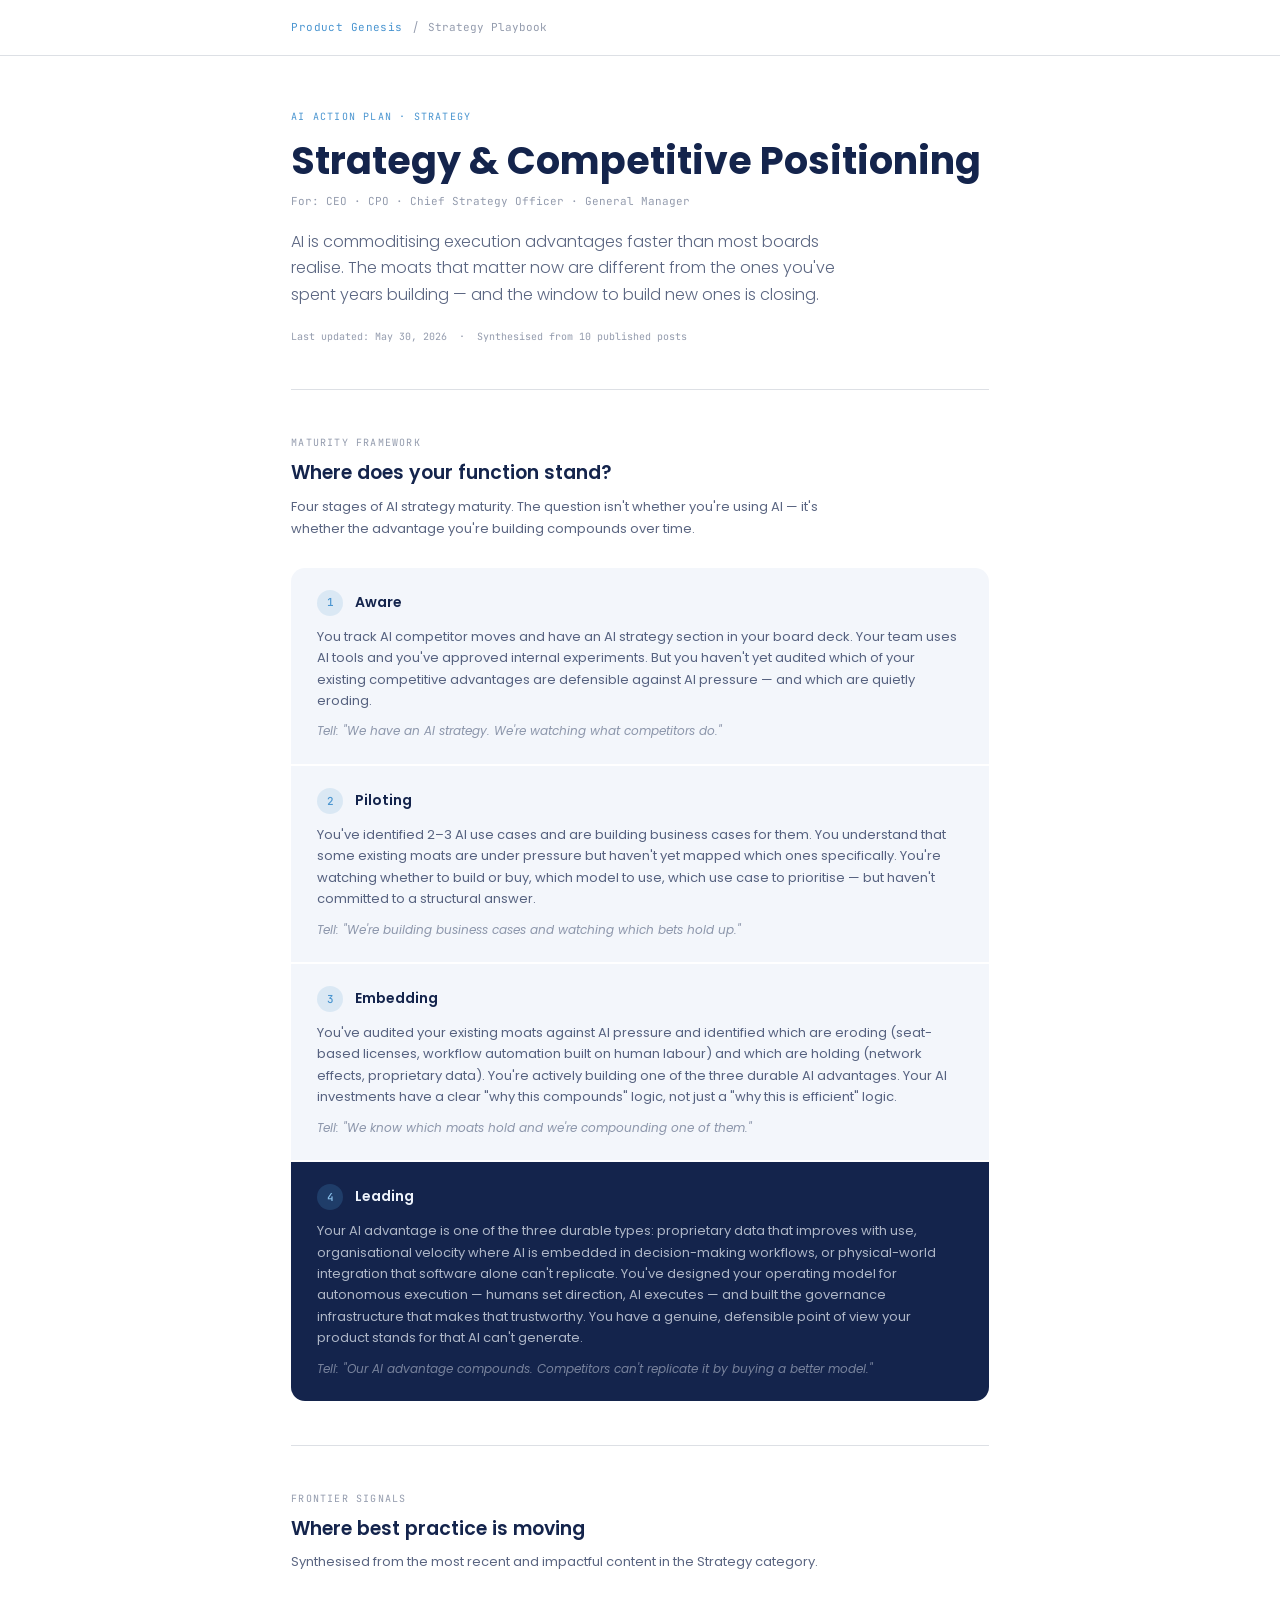
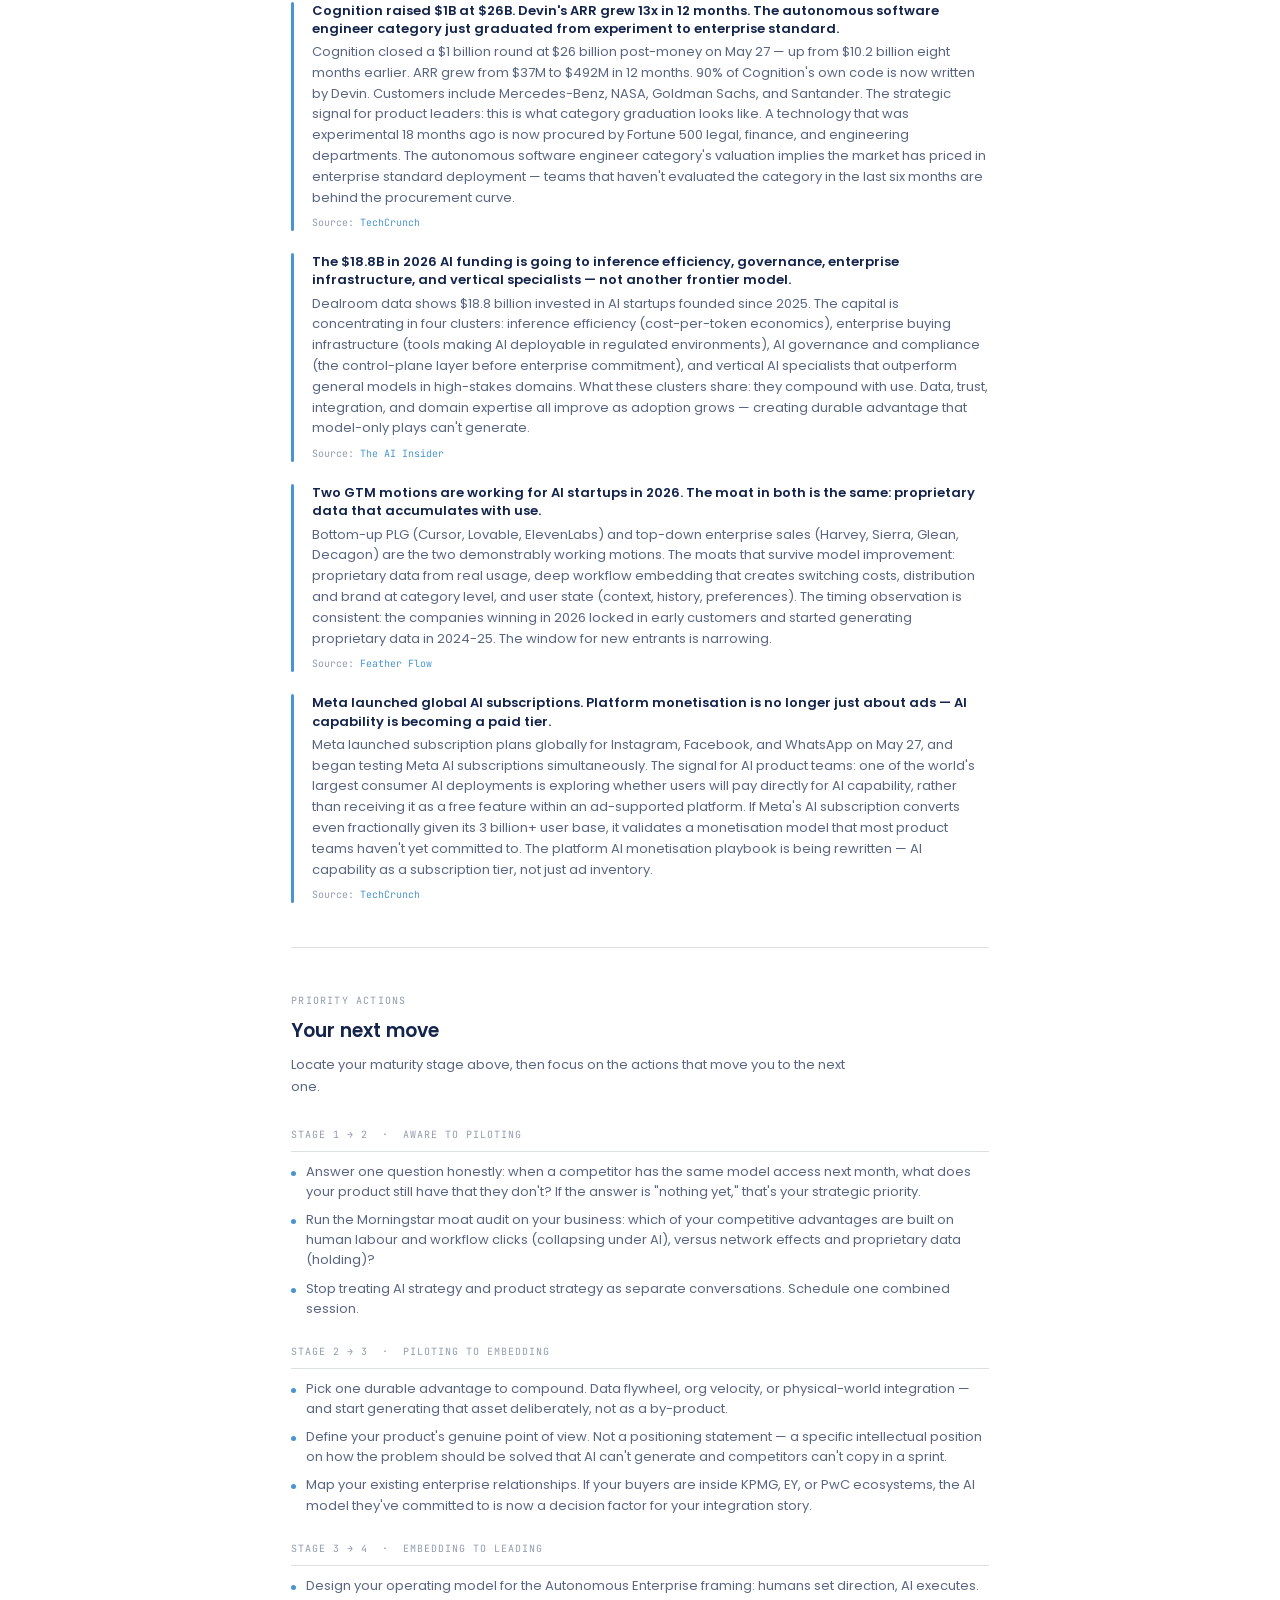
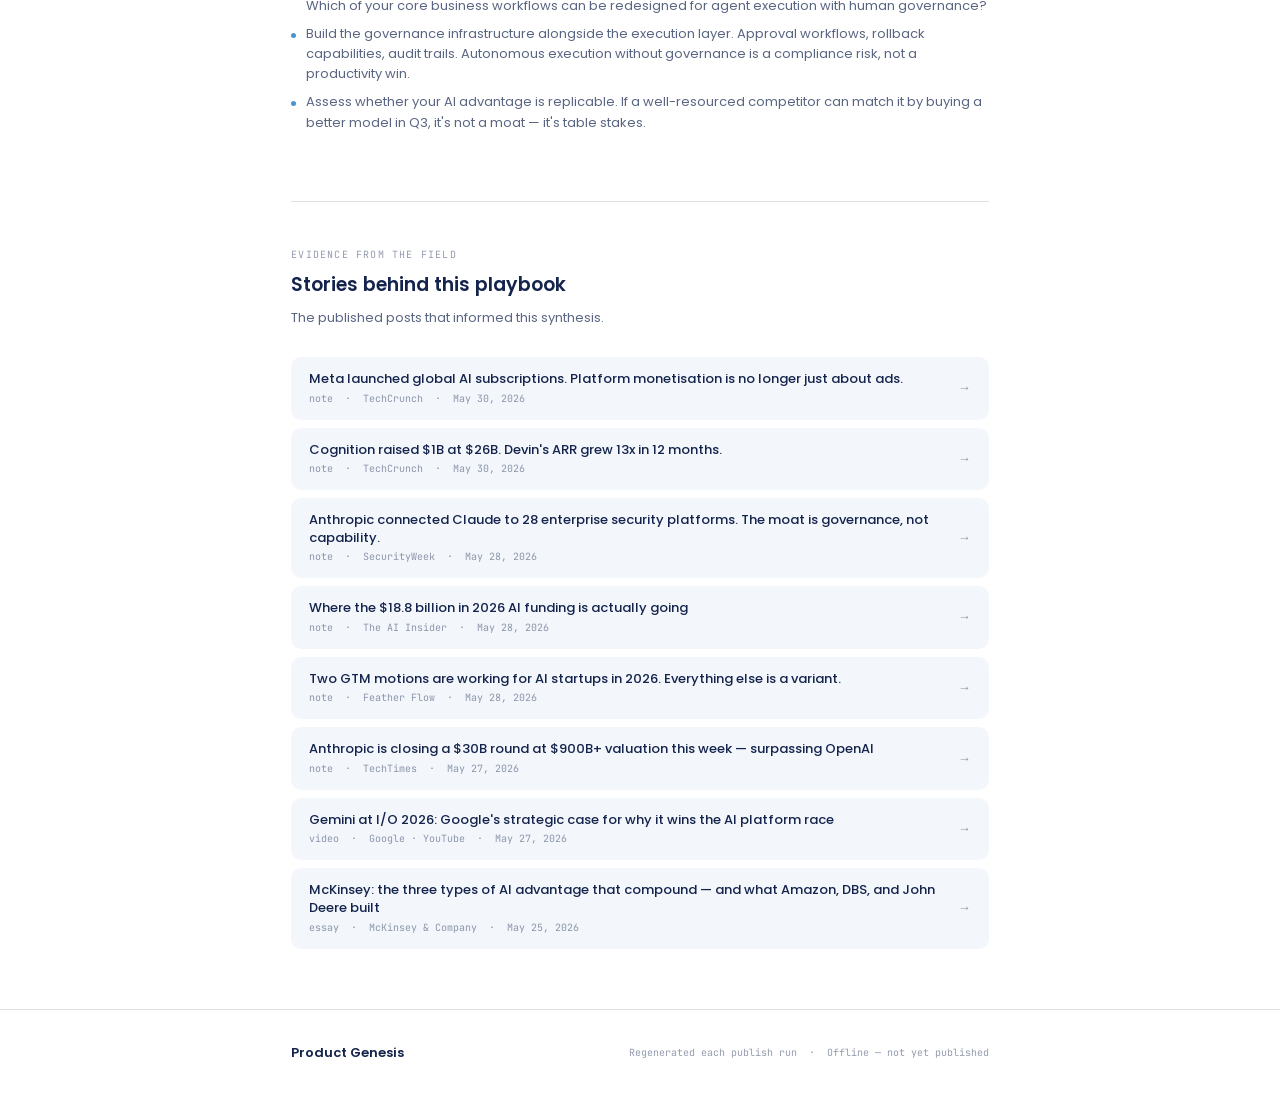
<file: playbooks/strategy.html>
<!DOCTYPE html>
<html lang="en">
<head>
  <meta charset="UTF-8">
  <meta name="viewport" content="width=device-width, initial-scale=1.0">
  <title>Strategy AI Playbook — Product Genesis</title>
  <link href="https://fonts.googleapis.com/css2?family=Poppins:wght@300;400;500;600;700&family=JetBrains+Mono:wght@400;500&display=swap" rel="stylesheet">
  <style>
    :root {
      --bg: #ffffff; --bg-2: #f3f6fb; --bg-3: #e4ecf6;
      --ink: #14244C; --ink-soft: rgba(20,36,76,.70); --ink-mute: rgba(20,36,76,.46);
      --rule: rgba(20,36,76,.14); --accent: #4A95D0; --accent-soft: rgba(74,149,208,.14);
      --radius: 14px; --radius-sm: 10px; --pad: clamp(20px,4vw,56px); --maxw: 800px;
    }
    * { box-sizing: border-box; margin: 0; padding: 0; }
    html, body { background: var(--bg); color: var(--ink); font-family: "Poppins", ui-sans-serif, sans-serif; font-size: 15px; line-height: 1.7; -webkit-font-smoothing: antialiased; }
    .wrap { max-width: var(--maxw); margin: 0 auto; padding: 0 var(--pad); }
    nav { border-bottom: 1px solid var(--rule); padding: 18px 0; }
    nav .wrap { display: flex; align-items: center; gap: 10px; }
    nav a { color: var(--accent); text-decoration: none; font-family: "JetBrains Mono", monospace; font-size: 11px; letter-spacing:.04em; }
    nav a:hover { text-decoration: underline; }
    .sep { color: var(--ink-mute); font-size: 11px; }
    .crumb { color: var(--ink-mute); font-family: "JetBrains Mono", monospace; font-size: 11px; }
    .hero { padding: 52px 0 44px; border-bottom: 1px solid var(--rule); }
    .tag { font-family: "JetBrains Mono", monospace; font-size: 10px; letter-spacing:.12em; text-transform: uppercase; color: var(--accent); margin-bottom: 14px; }
    .hero h1 { font-size: clamp(24px,4vw,38px); font-weight: 700; line-height: 1.15; margin-bottom: 10px; }
    .hero-role { font-family: "JetBrains Mono", monospace; font-size: 11px; color: var(--ink-mute); margin-bottom: 18px; }
    .hero-dek { font-size: 16px; font-weight: 300; color: var(--ink-soft); max-width: 580px; margin-bottom: 20px; line-height: 1.65; }
    .hero-meta { font-family: "JetBrains Mono", monospace; font-size: 10px; color: var(--ink-mute); }
    .section { padding: 44px 0; border-bottom: 1px solid var(--rule); }
    .section:last-child { border-bottom: none; padding-bottom: 60px; }
    .s-label { font-family: "JetBrains Mono", monospace; font-size: 10px; letter-spacing:.12em; text-transform: uppercase; color: var(--ink-mute); margin-bottom: 6px; }
    .section h2 { font-size: 19px; font-weight: 600; margin-bottom: 6px; }
    .section-intro { font-size: 13px; color: var(--ink-soft); margin-bottom: 28px; max-width: 560px; }
    .stages { display: flex; flex-direction: column; gap: 2px; }
    .stage { background: var(--bg-2); padding: 22px 26px; }
    .stage:first-child { border-radius: var(--radius) var(--radius) 0 0; }
    .stage:last-child { border-radius: 0 0 var(--radius) var(--radius); background: var(--ink); }
    .stage-head { display: flex; align-items: center; gap: 12px; margin-bottom: 10px; }
    .s-num { width: 26px; height: 26px; border-radius: 50%; background: var(--accent-soft); color: var(--accent); font-family: "JetBrains Mono", monospace; font-size: 11px; font-weight: 500; display: flex; align-items: center; justify-content: center; flex-shrink: 0; }
    .stage:last-child .s-num { background: rgba(74,149,208,.22); color: #88c0ea; }
    .s-title { font-weight: 600; font-size: 14px; }
    .stage:last-child .s-title { color: #eef3fb; }
    .s-body { font-size: 13px; color: var(--ink-soft); line-height: 1.65; margin-bottom: 10px; }
    .stage:last-child .s-body { color: rgba(238,243,251,.70); }
    .s-tell { font-size: 12px; color: var(--ink-mute); font-style: italic; }
    .stage:last-child .s-tell { color: rgba(238,243,251,.46); }
    .signals { display: flex; flex-direction: column; gap: 22px; }
    .signal { display: grid; grid-template-columns: 3px 1fr; gap: 18px; }
    .s-bar { background: var(--accent); border-radius: 2px; min-height: 50px; }
    .sig-head { font-weight: 600; font-size: 13px; margin-bottom: 4px; line-height: 1.4; }
    .sig-body { font-size: 13px; color: var(--ink-soft); line-height: 1.6; margin-bottom: 6px; }
    .sig-src { font-family: "JetBrains Mono", monospace; font-size: 10px; color: var(--ink-mute); }
    .sig-src a { color: var(--accent); text-decoration: none; }
    .sig-src a:hover { text-decoration: underline; }
    .act-block { margin-bottom: 24px; }
    .act-label { font-family: "JetBrains Mono", monospace; font-size: 10px; letter-spacing:.1em; text-transform: uppercase; color: var(--ink-mute); margin-bottom: 10px; padding-bottom: 8px; border-bottom: 1px solid var(--rule); }
    .act-list { list-style: none; display: flex; flex-direction: column; gap: 8px; }
    .act-list li { display: flex; gap: 10px; font-size: 13px; color: var(--ink-soft); line-height: 1.55; }
    .dot { width: 5px; height: 5px; border-radius: 50%; background: var(--accent); flex-shrink: 0; margin-top: 9px; }
    .ev-grid { display: flex; flex-direction: column; gap: 8px; }
    .ev-item { background: var(--bg-2); border-radius: var(--radius-sm); padding: 13px 18px; display: grid; grid-template-columns: 1fr auto; gap: 10px; align-items: center; text-decoration: none; transition: background .15s; }
    .ev-item:hover { background: var(--bg-3); }
    .ev-title { font-size: 13px; font-weight: 500; color: var(--ink); line-height: 1.35; margin-bottom: 2px; }
    .ev-meta { font-family: "JetBrains Mono", monospace; font-size: 10px; color: var(--ink-mute); }
    .ev-arr { color: var(--ink-mute); font-size: 13px; }
    footer { border-top: 1px solid var(--rule); padding: 32px 0; }
    footer .wrap { display: flex; justify-content: space-between; align-items: center; flex-wrap: wrap; gap: 10px; }
    .f-brand { font-weight: 600; font-size: 13px; }
    .f-note { font-family: "JetBrains Mono", monospace; font-size: 10px; color: var(--ink-mute); }
  </style>
</head>
<body>

<nav>
  <div class="wrap">
    <a href="../index.html">Product Genesis</a>
    <span class="sep">/</span>
    <span class="crumb">Strategy Playbook</span>
  </div>
</nav>

<div class="wrap">

  <div class="hero">
    <div class="tag">AI Action Plan · Strategy</div>
    <h1>Strategy &amp; Competitive Positioning</h1>
    <div class="hero-role">For: CEO · CPO · Chief Strategy Officer · General Manager</div>
    <p class="hero-dek">AI is commoditising execution advantages faster than most boards realise. The moats that matter now are different from the ones you've spent years building — and the window to build new ones is closing.</p>
    <div class="hero-meta">Last updated: May 30, 2026 &nbsp;·&nbsp; Synthesised from 10 published posts</div>
  </div>

  <div class="section">
    <div class="s-label">Maturity Framework</div>
    <h2>Where does your function stand?</h2>
    <p class="section-intro">Four stages of AI strategy maturity. The question isn't whether you're using AI — it's whether the advantage you're building compounds over time.</p>
    <div class="stages">
      <div class="stage">
        <div class="stage-head"><div class="s-num">1</div><div class="s-title">Aware</div></div>
        <p class="s-body">You track AI competitor moves and have an AI strategy section in your board deck. Your team uses AI tools and you've approved internal experiments. But you haven't yet audited which of your existing competitive advantages are defensible against AI pressure — and which are quietly eroding.</p>
        <p class="s-tell">Tell: "We have an AI strategy. We're watching what competitors do."</p>
      </div>
      <div class="stage">
        <div class="stage-head"><div class="s-num">2</div><div class="s-title">Piloting</div></div>
        <p class="s-body">You've identified 2–3 AI use cases and are building business cases for them. You understand that some existing moats are under pressure but haven't yet mapped which ones specifically. You're watching whether to build or buy, which model to use, which use case to prioritise — but haven't committed to a structural answer.</p>
        <p class="s-tell">Tell: "We're building business cases and watching which bets hold up."</p>
      </div>
      <div class="stage">
        <div class="stage-head"><div class="s-num">3</div><div class="s-title">Embedding</div></div>
        <p class="s-body">You've audited your existing moats against AI pressure and identified which are eroding (seat-based licenses, workflow automation built on human labour) and which are holding (network effects, proprietary data). You're actively building one of the three durable AI advantages. Your AI investments have a clear "why this compounds" logic, not just a "why this is efficient" logic.</p>
        <p class="s-tell">Tell: "We know which moats hold and we're compounding one of them."</p>
      </div>
      <div class="stage">
        <div class="stage-head"><div class="s-num">4</div><div class="s-title">Leading</div></div>
        <p class="s-body">Your AI advantage is one of the three durable types: proprietary data that improves with use, organisational velocity where AI is embedded in decision-making workflows, or physical-world integration that software alone can't replicate. You've designed your operating model for autonomous execution — humans set direction, AI executes — and built the governance infrastructure that makes that trustworthy. You have a genuine, defensible point of view your product stands for that AI can't generate.</p>
        <p class="s-tell">Tell: "Our AI advantage compounds. Competitors can't replicate it by buying a better model."</p>
      </div>
    </div>
  </div>

  <div class="section">
    <div class="s-label">Frontier Signals</div>
    <h2>Where best practice is moving</h2>
    <p class="section-intro">Synthesised from the most recent and impactful content in the Strategy category.</p>
    <div class="signals">
      <div class="signal">
        <div class="s-bar"></div>
        <div>
          <div class="sig-head">Cognition raised $1B at $26B. Devin's ARR grew 13x in 12 months. The autonomous software engineer category just graduated from experiment to enterprise standard.</div>
          <p class="sig-body">Cognition closed a $1 billion round at $26 billion post-money on May 27 — up from $10.2 billion eight months earlier. ARR grew from $37M to $492M in 12 months. 90% of Cognition's own code is now written by Devin. Customers include Mercedes-Benz, NASA, Goldman Sachs, and Santander. The strategic signal for product leaders: this is what category graduation looks like. A technology that was experimental 18 months ago is now procured by Fortune 500 legal, finance, and engineering departments. The autonomous software engineer category's valuation implies the market has priced in enterprise standard deployment — teams that haven't evaluated the category in the last six months are behind the procurement curve.</p>
          <div class="sig-src">Source: <a href="../index.html#post-s29">TechCrunch</a></div>
        </div>
      </div>
      <div class="signal">
        <div class="s-bar"></div>
        <div>
          <div class="sig-head">The $18.8B in 2026 AI funding is going to inference efficiency, governance, enterprise infrastructure, and vertical specialists — not another frontier model.</div>
          <p class="sig-body">Dealroom data shows $18.8 billion invested in AI startups founded since 2025. The capital is concentrating in four clusters: inference efficiency (cost-per-token economics), enterprise buying infrastructure (tools making AI deployable in regulated environments), AI governance and compliance (the control-plane layer before enterprise commitment), and vertical AI specialists that outperform general models in high-stakes domains. What these clusters share: they compound with use. Data, trust, integration, and domain expertise all improve as adoption grows — creating durable advantage that model-only plays can't generate.</p>
          <div class="sig-src">Source: <a href="../index.html#post-s27">The AI Insider</a></div>
        </div>
      </div>
      <div class="signal">
        <div class="s-bar"></div>
        <div>
          <div class="sig-head">Two GTM motions are working for AI startups in 2026. The moat in both is the same: proprietary data that accumulates with use.</div>
          <p class="sig-body">Bottom-up PLG (Cursor, Lovable, ElevenLabs) and top-down enterprise sales (Harvey, Sierra, Glean, Decagon) are the two demonstrably working motions. The moats that survive model improvement: proprietary data from real usage, deep workflow embedding that creates switching costs, distribution and brand at category level, and user state (context, history, preferences). The timing observation is consistent: the companies winning in 2026 locked in early customers and started generating proprietary data in 2024-25. The window for new entrants is narrowing.</p>
          <div class="sig-src">Source: <a href="../index.html#post-s28">Feather Flow</a></div>
        </div>
      </div>
      <div class="signal">
        <div class="s-bar"></div>
        <div>
          <div class="sig-head">Meta launched global AI subscriptions. Platform monetisation is no longer just about ads — AI capability is becoming a paid tier.</div>
          <p class="sig-body">Meta launched subscription plans globally for Instagram, Facebook, and WhatsApp on May 27, and began testing Meta AI subscriptions simultaneously. The signal for AI product teams: one of the world's largest consumer AI deployments is exploring whether users will pay directly for AI capability, rather than receiving it as a free feature within an ad-supported platform. If Meta's AI subscription converts even fractionally given its 3 billion+ user base, it validates a monetisation model that most product teams haven't yet committed to. The platform AI monetisation playbook is being rewritten — AI capability as a subscription tier, not just ad inventory.</p>
          <div class="sig-src">Source: <a href="../index.html#post-s30">TechCrunch</a></div>
        </div>
      </div>
    </div>
  </div>

  <div class="section">
    <div class="s-label">Priority Actions</div>
    <h2>Your next move</h2>
    <p class="section-intro">Locate your maturity stage above, then focus on the actions that move you to the next one.</p>
    <div class="act-block">
      <div class="act-label">Stage 1 → 2 &nbsp;·&nbsp; Aware to Piloting</div>
      <ul class="act-list">
        <li><span class="dot"></span>Answer one question honestly: when a competitor has the same model access next month, what does your product still have that they don't? If the answer is "nothing yet," that's your strategic priority.</li>
        <li><span class="dot"></span>Run the Morningstar moat audit on your business: which of your competitive advantages are built on human labour and workflow clicks (collapsing under AI), versus network effects and proprietary data (holding)?</li>
        <li><span class="dot"></span>Stop treating AI strategy and product strategy as separate conversations. Schedule one combined session.</li>
      </ul>
    </div>
    <div class="act-block">
      <div class="act-label">Stage 2 → 3 &nbsp;·&nbsp; Piloting to Embedding</div>
      <ul class="act-list">
        <li><span class="dot"></span>Pick one durable advantage to compound. Data flywheel, org velocity, or physical-world integration — and start generating that asset deliberately, not as a by-product.</li>
        <li><span class="dot"></span>Define your product's genuine point of view. Not a positioning statement — a specific intellectual position on how the problem should be solved that AI can't generate and competitors can't copy in a sprint.</li>
        <li><span class="dot"></span>Map your existing enterprise relationships. If your buyers are inside KPMG, EY, or PwC ecosystems, the AI model they've committed to is now a decision factor for your integration story.</li>
      </ul>
    </div>
    <div class="act-block">
      <div class="act-label">Stage 3 → 4 &nbsp;·&nbsp; Embedding to Leading</div>
      <ul class="act-list">
        <li><span class="dot"></span>Design your operating model for the Autonomous Enterprise framing: humans set direction, AI executes. Which of your core business workflows can be redesigned for agent execution with human governance?</li>
        <li><span class="dot"></span>Build the governance infrastructure alongside the execution layer. Approval workflows, rollback capabilities, audit trails. Autonomous execution without governance is a compliance risk, not a productivity win.</li>
        <li><span class="dot"></span>Assess whether your AI advantage is replicable. If a well-resourced competitor can match it by buying a better model in Q3, it's not a moat — it's table stakes.</li>
      </ul>
    </div>
  </div>

  <div class="section">
    <div class="s-label">Evidence from the Field</div>
    <h2>Stories behind this playbook</h2>
    <p class="section-intro">The published posts that informed this synthesis.</p>
    <div class="ev-grid">
      <a class="ev-item" href="../index.html#post-s30">
        <div><div class="ev-title">Meta launched global AI subscriptions. Platform monetisation is no longer just about ads.</div><div class="ev-meta">note &nbsp;·&nbsp; TechCrunch &nbsp;·&nbsp; May 30, 2026</div></div>
        <div class="ev-arr">→</div>
      </a>
      <a class="ev-item" href="../index.html#post-s29">
        <div><div class="ev-title">Cognition raised $1B at $26B. Devin's ARR grew 13x in 12 months.</div><div class="ev-meta">note &nbsp;·&nbsp; TechCrunch &nbsp;·&nbsp; May 30, 2026</div></div>
        <div class="ev-arr">→</div>
      </a>
      <a class="ev-item" href="../index.html#post-s26">
        <div><div class="ev-title">Anthropic connected Claude to 28 enterprise security platforms. The moat is governance, not capability.</div><div class="ev-meta">note &nbsp;·&nbsp; SecurityWeek &nbsp;·&nbsp; May 28, 2026</div></div>
        <div class="ev-arr">→</div>
      </a>
      <a class="ev-item" href="../index.html#post-s27">
        <div><div class="ev-title">Where the $18.8 billion in 2026 AI funding is actually going</div><div class="ev-meta">note &nbsp;·&nbsp; The AI Insider &nbsp;·&nbsp; May 28, 2026</div></div>
        <div class="ev-arr">→</div>
      </a>
      <a class="ev-item" href="../index.html#post-s28">
        <div><div class="ev-title">Two GTM motions are working for AI startups in 2026. Everything else is a variant.</div><div class="ev-meta">note &nbsp;·&nbsp; Feather Flow &nbsp;·&nbsp; May 28, 2026</div></div>
        <div class="ev-arr">→</div>
      </a>
      <a class="ev-item" href="../index.html#post-s24">
        <div><div class="ev-title">Anthropic is closing a $30B round at $900B+ valuation this week — surpassing OpenAI</div><div class="ev-meta">note &nbsp;·&nbsp; TechTimes &nbsp;·&nbsp; May 27, 2026</div></div>
        <div class="ev-arr">→</div>
      </a>
      <a class="ev-item" href="../index.html#post-s25">
        <div><div class="ev-title">Gemini at I/O 2026: Google's strategic case for why it wins the AI platform race</div><div class="ev-meta">video &nbsp;·&nbsp; Google · YouTube &nbsp;·&nbsp; May 27, 2026</div></div>
        <div class="ev-arr">→</div>
      </a>
      <a class="ev-item" href="../index.html#post-s22">
        <div><div class="ev-title">McKinsey: the three types of AI advantage that compound — and what Amazon, DBS, and John Deere built</div><div class="ev-meta">essay &nbsp;·&nbsp; McKinsey &amp; Company &nbsp;·&nbsp; May 25, 2026</div></div>
        <div class="ev-arr">→</div>
      </a>
    </div>
  </div>

</div>

<footer>
  <div class="wrap">
    <div class="f-brand">Product Genesis</div>
    <div class="f-note">Regenerated each publish run &nbsp;·&nbsp; Offline — not yet published</div>
  </div>
</footer>

</body>
</html>
</file>
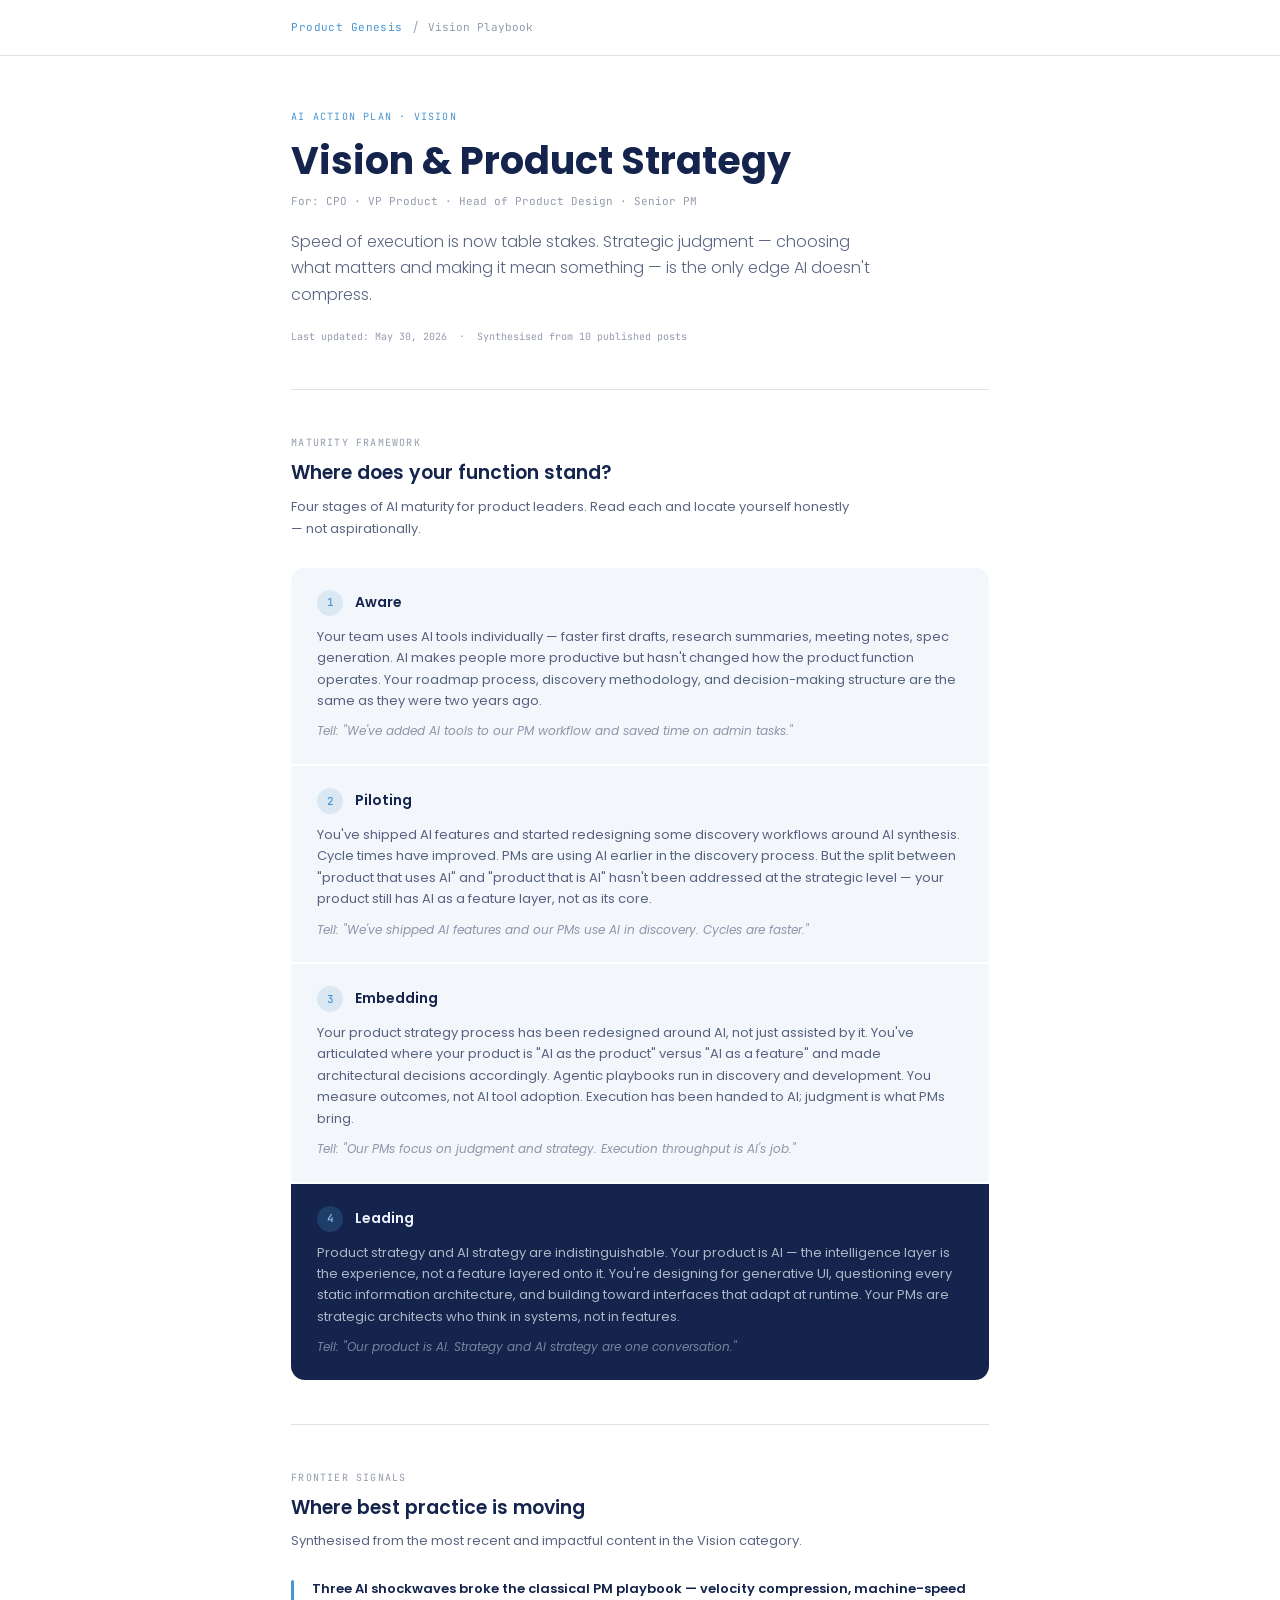
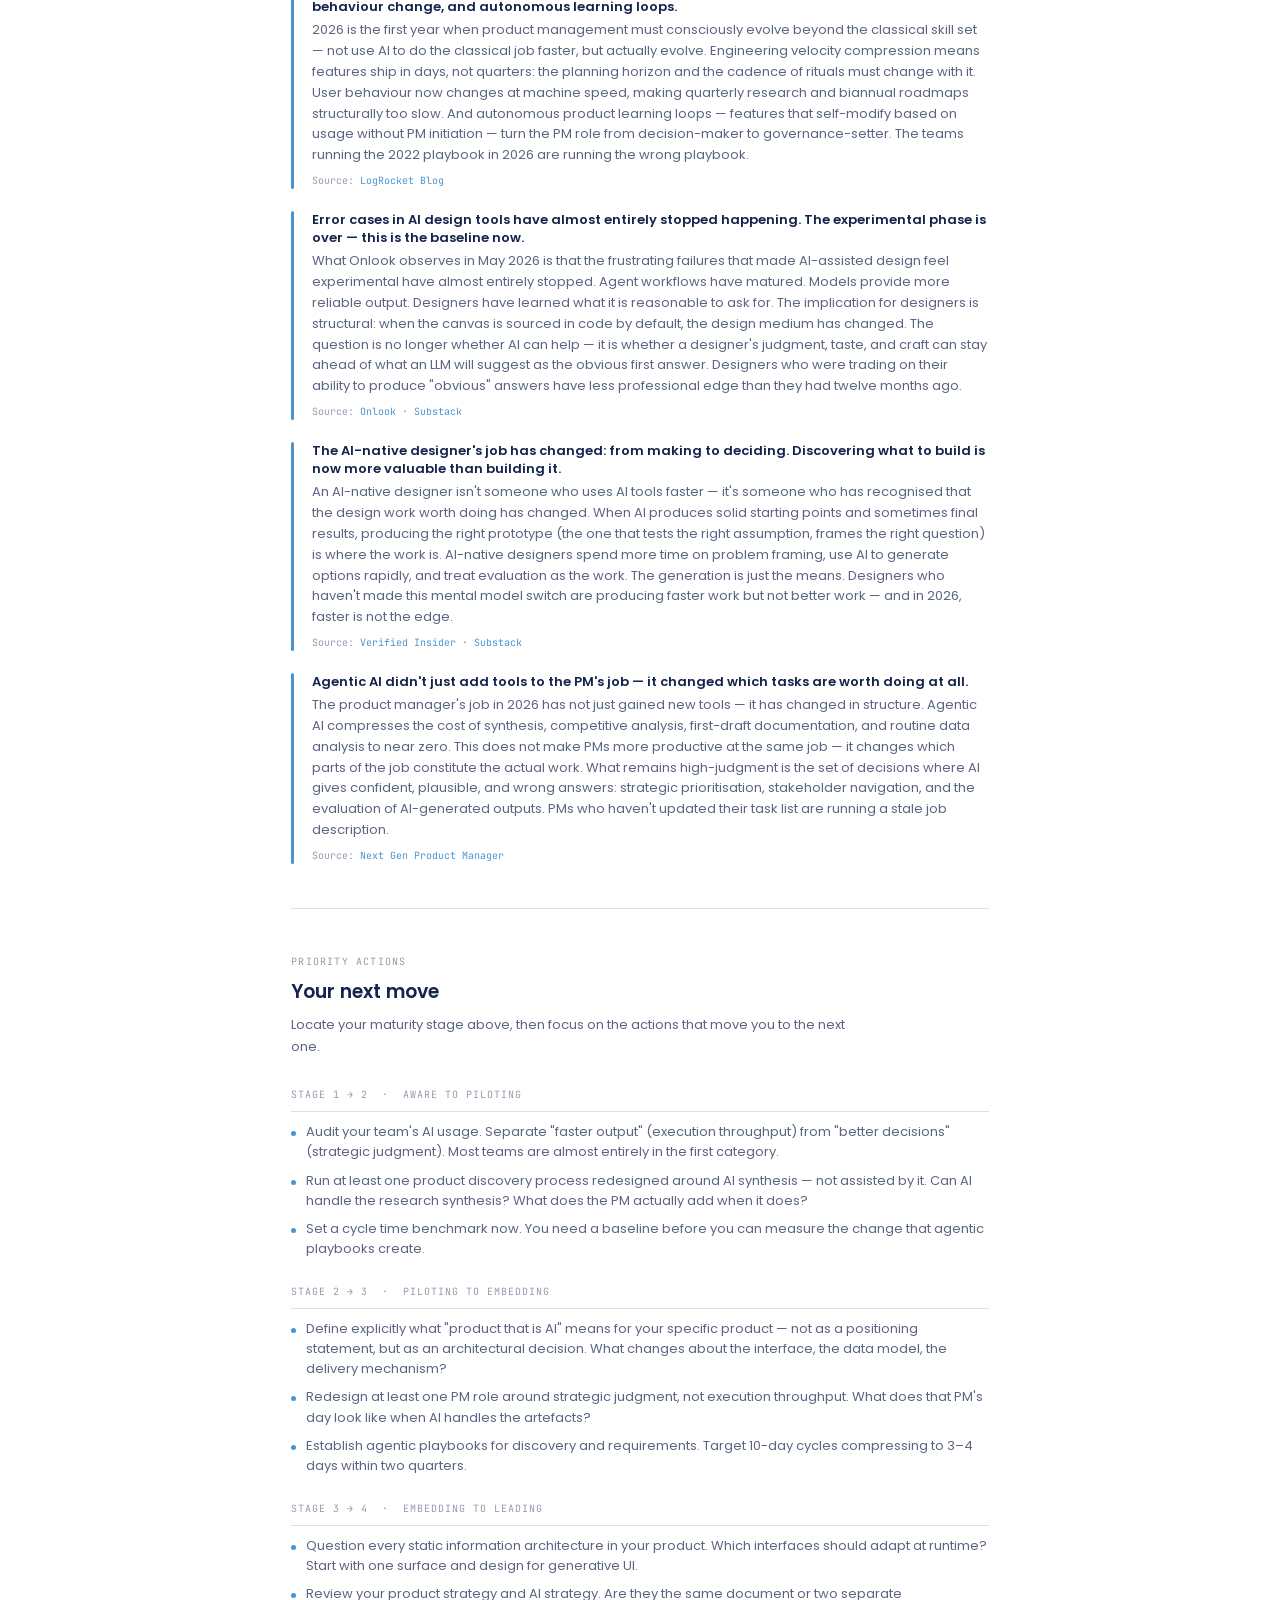
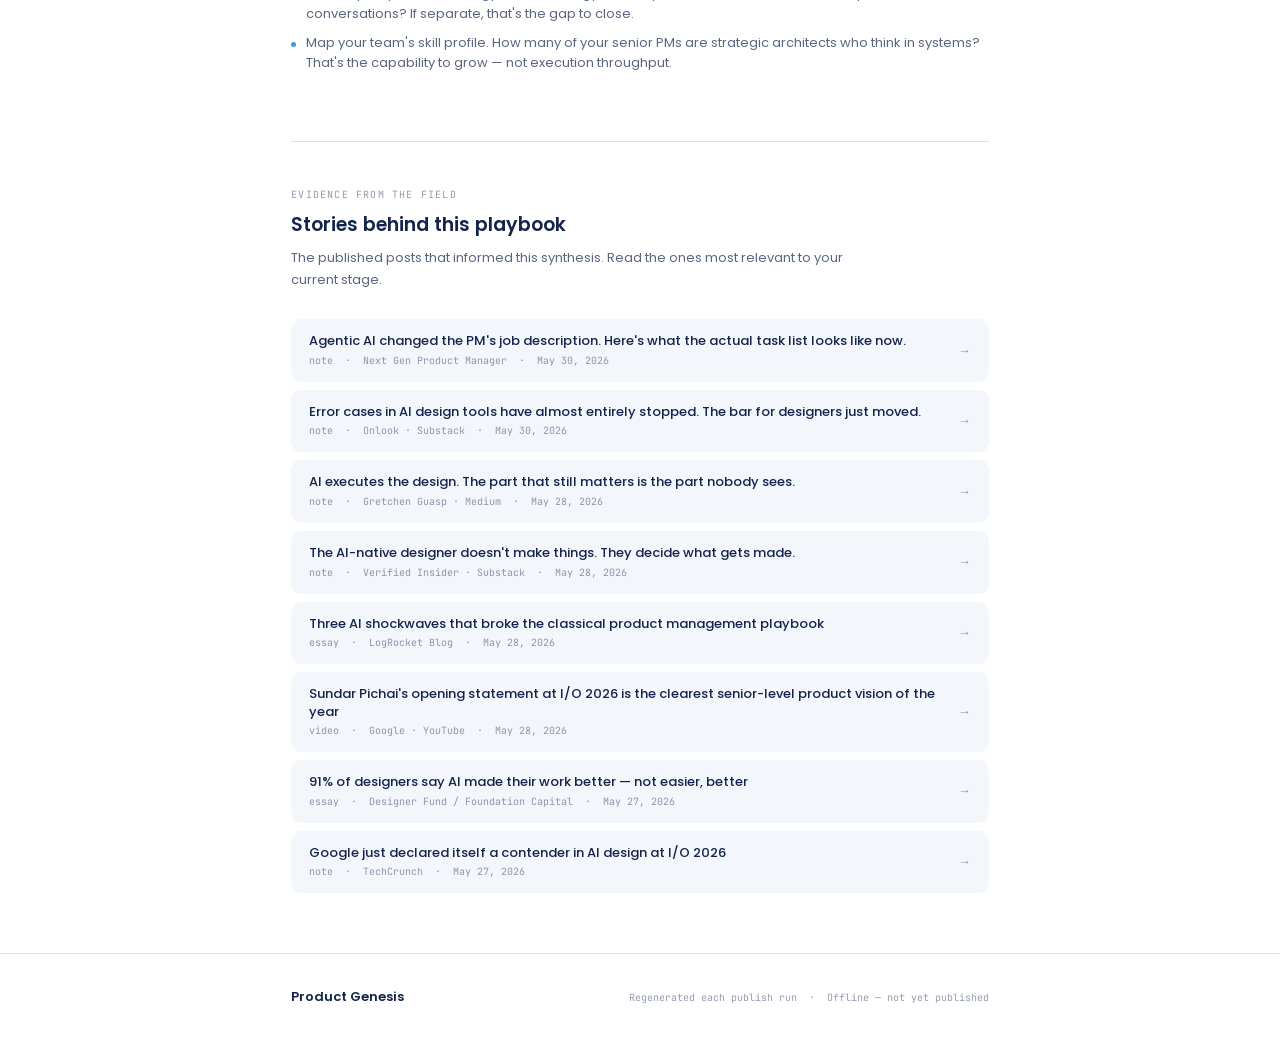
<file: playbooks/vision.html>
<!DOCTYPE html>
<html lang="en">
<head>
  <meta charset="UTF-8">
  <meta name="viewport" content="width=device-width, initial-scale=1.0">
  <title>Vision AI Playbook — Product Genesis</title>
  <link href="https://fonts.googleapis.com/css2?family=Poppins:wght@300;400;500;600;700&family=JetBrains+Mono:wght@400;500&display=swap" rel="stylesheet">
  <style>
    :root {
      --bg: #ffffff; --bg-2: #f3f6fb; --bg-3: #e4ecf6;
      --ink: #14244C; --ink-2: #1f2f5a;
      --ink-soft: rgba(20,36,76,.70); --ink-mute: rgba(20,36,76,.46);
      --rule: rgba(20,36,76,.14); --accent: #4A95D0;
      --accent-soft: rgba(74,149,208,.14);
      --radius: 14px; --radius-sm: 10px;
      --pad: clamp(20px,4vw,56px); --maxw: 800px;
    }
    * { box-sizing: border-box; margin: 0; padding: 0; }
    html, body { background: var(--bg); color: var(--ink); font-family: "Poppins", ui-sans-serif, sans-serif; font-size: 15px; line-height: 1.7; -webkit-font-smoothing: antialiased; }
    .wrap { max-width: var(--maxw); margin: 0 auto; padding: 0 var(--pad); }

    /* Nav */
    nav { border-bottom: 1px solid var(--rule); padding: 18px 0; }
    nav .wrap { display: flex; align-items: center; gap: 10px; }
    nav a { color: var(--accent); text-decoration: none; font-family: "JetBrains Mono", monospace; font-size: 11px; letter-spacing:.04em; }
    nav a:hover { text-decoration: underline; }
    .sep { color: var(--ink-mute); font-size: 11px; }
    .crumb { color: var(--ink-mute); font-family: "JetBrains Mono", monospace; font-size: 11px; }

    /* Hero */
    .hero { padding: 52px 0 44px; border-bottom: 1px solid var(--rule); }
    .tag { font-family: "JetBrains Mono", monospace; font-size: 10px; letter-spacing:.12em; text-transform: uppercase; color: var(--accent); margin-bottom: 14px; }
    .hero h1 { font-size: clamp(24px,4vw,38px); font-weight: 700; line-height: 1.15; margin-bottom: 10px; }
    .hero-role { font-family: "JetBrains Mono", monospace; font-size: 11px; color: var(--ink-mute); margin-bottom: 18px; }
    .hero-dek { font-size: 16px; font-weight: 300; color: var(--ink-soft); max-width: 580px; margin-bottom: 20px; line-height: 1.65; }
    .hero-meta { font-family: "JetBrains Mono", monospace; font-size: 10px; color: var(--ink-mute); }

    /* Sections */
    .section { padding: 44px 0; border-bottom: 1px solid var(--rule); }
    .section:last-child { border-bottom: none; padding-bottom: 60px; }
    .s-label { font-family: "JetBrains Mono", monospace; font-size: 10px; letter-spacing:.12em; text-transform: uppercase; color: var(--ink-mute); margin-bottom: 6px; }
    .section h2 { font-size: 19px; font-weight: 600; margin-bottom: 6px; }
    .section-intro { font-size: 13px; color: var(--ink-soft); margin-bottom: 28px; max-width: 560px; }

    /* Maturity stages */
    .stages { display: flex; flex-direction: column; gap: 2px; }
    .stage { background: var(--bg-2); padding: 22px 26px; }
    .stage:first-child { border-radius: var(--radius) var(--radius) 0 0; }
    .stage:last-child { border-radius: 0 0 var(--radius) var(--radius); background: var(--ink); }
    .stage-head { display: flex; align-items: center; gap: 12px; margin-bottom: 10px; }
    .s-num { width: 26px; height: 26px; border-radius: 50%; background: var(--accent-soft); color: var(--accent); font-family: "JetBrains Mono", monospace; font-size: 11px; font-weight: 500; display: flex; align-items: center; justify-content: center; flex-shrink: 0; }
    .stage:last-child .s-num { background: rgba(74,149,208,.22); color: #88c0ea; }
    .s-title { font-weight: 600; font-size: 14px; }
    .stage:last-child .s-title { color: #eef3fb; }
    .s-body { font-size: 13px; color: var(--ink-soft); line-height: 1.65; margin-bottom: 10px; }
    .stage:last-child .s-body { color: rgba(238,243,251,.70); }
    .s-tell { font-size: 12px; color: var(--ink-mute); font-style: italic; }
    .stage:last-child .s-tell { color: rgba(238,243,251,.46); }

    /* Signals */
    .signals { display: flex; flex-direction: column; gap: 22px; }
    .signal { display: grid; grid-template-columns: 3px 1fr; gap: 18px; }
    .s-bar { background: var(--accent); border-radius: 2px; min-height: 50px; }
    .sig-head { font-weight: 600; font-size: 13px; margin-bottom: 4px; line-height: 1.4; }
    .sig-body { font-size: 13px; color: var(--ink-soft); line-height: 1.6; margin-bottom: 6px; }
    .sig-src { font-family: "JetBrains Mono", monospace; font-size: 10px; color: var(--ink-mute); }
    .sig-src a { color: var(--accent); text-decoration: none; }
    .sig-src a:hover { text-decoration: underline; }

    /* Actions */
    .act-block { margin-bottom: 24px; }
    .act-label { font-family: "JetBrains Mono", monospace; font-size: 10px; letter-spacing:.1em; text-transform: uppercase; color: var(--ink-mute); margin-bottom: 10px; padding-bottom: 8px; border-bottom: 1px solid var(--rule); }
    .act-list { list-style: none; display: flex; flex-direction: column; gap: 8px; }
    .act-list li { display: flex; gap: 10px; font-size: 13px; color: var(--ink-soft); line-height: 1.55; }
    .dot { width: 5px; height: 5px; border-radius: 50%; background: var(--accent); flex-shrink: 0; margin-top: 9px; }

    /* Evidence */
    .ev-grid { display: flex; flex-direction: column; gap: 8px; }
    .ev-item { background: var(--bg-2); border-radius: var(--radius-sm); padding: 13px 18px; display: grid; grid-template-columns: 1fr auto; gap: 10px; align-items: center; text-decoration: none; transition: background .15s; }
    .ev-item:hover { background: var(--bg-3); }
    .ev-title { font-size: 13px; font-weight: 500; color: var(--ink); line-height: 1.35; margin-bottom: 2px; }
    .ev-meta { font-family: "JetBrains Mono", monospace; font-size: 10px; color: var(--ink-mute); }
    .ev-arr { color: var(--ink-mute); font-size: 13px; }

    /* Footer */
    footer { border-top: 1px solid var(--rule); padding: 32px 0; }
    footer .wrap { display: flex; justify-content: space-between; align-items: center; flex-wrap: wrap; gap: 10px; }
    .f-brand { font-weight: 600; font-size: 13px; }
    .f-note { font-family: "JetBrains Mono", monospace; font-size: 10px; color: var(--ink-mute); }
  </style>
</head>
<body>

<nav>
  <div class="wrap">
    <a href="../index.html">Product Genesis</a>
    <span class="sep">/</span>
    <span class="crumb">Vision Playbook</span>
  </div>
</nav>

<div class="wrap">

  <div class="hero">
    <div class="tag">AI Action Plan · Vision</div>
    <h1>Vision &amp; Product Strategy</h1>
    <div class="hero-role">For: CPO · VP Product · Head of Product Design · Senior PM</div>
    <p class="hero-dek">Speed of execution is now table stakes. Strategic judgment — choosing what matters and making it mean something — is the only edge AI doesn't compress.</p>
    <div class="hero-meta">Last updated: May 30, 2026 &nbsp;·&nbsp; Synthesised from 10 published posts</div>
  </div>

  <!-- MATURITY -->
  <div class="section">
    <div class="s-label">Maturity Framework</div>
    <h2>Where does your function stand?</h2>
    <p class="section-intro">Four stages of AI maturity for product leaders. Read each and locate yourself honestly — not aspirationally.</p>
    <div class="stages">
      <div class="stage">
        <div class="stage-head">
          <div class="s-num">1</div>
          <div class="s-title">Aware</div>
        </div>
        <p class="s-body">Your team uses AI tools individually — faster first drafts, research summaries, meeting notes, spec generation. AI makes people more productive but hasn't changed how the product function operates. Your roadmap process, discovery methodology, and decision-making structure are the same as they were two years ago.</p>
        <p class="s-tell">Tell: "We've added AI tools to our PM workflow and saved time on admin tasks."</p>
      </div>
      <div class="stage">
        <div class="stage-head">
          <div class="s-num">2</div>
          <div class="s-title">Piloting</div>
        </div>
        <p class="s-body">You've shipped AI features and started redesigning some discovery workflows around AI synthesis. Cycle times have improved. PMs are using AI earlier in the discovery process. But the split between "product that uses AI" and "product that is AI" hasn't been addressed at the strategic level — your product still has AI as a feature layer, not as its core.</p>
        <p class="s-tell">Tell: "We've shipped AI features and our PMs use AI in discovery. Cycles are faster."</p>
      </div>
      <div class="stage">
        <div class="stage-head">
          <div class="s-num">3</div>
          <div class="s-title">Embedding</div>
        </div>
        <p class="s-body">Your product strategy process has been redesigned around AI, not just assisted by it. You've articulated where your product is "AI as the product" versus "AI as a feature" and made architectural decisions accordingly. Agentic playbooks run in discovery and development. You measure outcomes, not AI tool adoption. Execution has been handed to AI; judgment is what PMs bring.</p>
        <p class="s-tell">Tell: "Our PMs focus on judgment and strategy. Execution throughput is AI's job."</p>
      </div>
      <div class="stage">
        <div class="stage-head">
          <div class="s-num">4</div>
          <div class="s-title">Leading</div>
        </div>
        <p class="s-body">Product strategy and AI strategy are indistinguishable. Your product is AI — the intelligence layer is the experience, not a feature layered onto it. You're designing for generative UI, questioning every static information architecture, and building toward interfaces that adapt at runtime. Your PMs are strategic architects who think in systems, not in features.</p>
        <p class="s-tell">Tell: "Our product is AI. Strategy and AI strategy are one conversation."</p>
      </div>
    </div>
  </div>

  <!-- FRONTIER -->
  <div class="section">
    <div class="s-label">Frontier Signals</div>
    <h2>Where best practice is moving</h2>
    <p class="section-intro">Synthesised from the most recent and impactful content in the Vision category.</p>
    <div class="signals">
      <div class="signal">
        <div class="s-bar"></div>
        <div>
          <div class="sig-head">Three AI shockwaves broke the classical PM playbook — velocity compression, machine-speed behaviour change, and autonomous learning loops.</div>
          <p class="sig-body">2026 is the first year when product management must consciously evolve beyond the classical skill set — not use AI to do the classical job faster, but actually evolve. Engineering velocity compression means features ship in days, not quarters: the planning horizon and the cadence of rituals must change with it. User behaviour now changes at machine speed, making quarterly research and biannual roadmaps structurally too slow. And autonomous product learning loops — features that self-modify based on usage without PM initiation — turn the PM role from decision-maker to governance-setter. The teams running the 2022 playbook in 2026 are running the wrong playbook.</p>
          <div class="sig-src">Source: <a href="../index.html#post-v29">LogRocket Blog</a></div>
        </div>
      </div>
      <div class="signal">
        <div class="s-bar"></div>
        <div>
          <div class="sig-head">Error cases in AI design tools have almost entirely stopped happening. The experimental phase is over — this is the baseline now.</div>
          <p class="sig-body">What Onlook observes in May 2026 is that the frustrating failures that made AI-assisted design feel experimental have almost entirely stopped. Agent workflows have matured. Models provide more reliable output. Designers have learned what it is reasonable to ask for. The implication for designers is structural: when the canvas is sourced in code by default, the design medium has changed. The question is no longer whether AI can help — it is whether a designer's judgment, taste, and craft can stay ahead of what an LLM will suggest as the obvious first answer. Designers who were trading on their ability to produce "obvious" answers have less professional edge than they had twelve months ago.</p>
          <div class="sig-src">Source: <a href="../index.html#post-v31">Onlook · Substack</a></div>
        </div>
      </div>
      <div class="signal">
        <div class="s-bar"></div>
        <div>
          <div class="sig-head">The AI-native designer's job has changed: from making to deciding. Discovering what to build is now more valuable than building it.</div>
          <p class="sig-body">An AI-native designer isn't someone who uses AI tools faster — it's someone who has recognised that the design work worth doing has changed. When AI produces solid starting points and sometimes final results, producing the right prototype (the one that tests the right assumption, frames the right question) is where the work is. AI-native designers spend more time on problem framing, use AI to generate options rapidly, and treat evaluation as the work. The generation is just the means. Designers who haven't made this mental model switch are producing faster work but not better work — and in 2026, faster is not the edge.</p>
          <div class="sig-src">Source: <a href="../index.html#post-v28">Verified Insider · Substack</a></div>
        </div>
      </div>
      <div class="signal">
        <div class="s-bar"></div>
        <div>
          <div class="sig-head">Agentic AI didn't just add tools to the PM's job — it changed which tasks are worth doing at all.</div>
          <p class="sig-body">The product manager's job in 2026 has not just gained new tools — it has changed in structure. Agentic AI compresses the cost of synthesis, competitive analysis, first-draft documentation, and routine data analysis to near zero. This does not make PMs more productive at the same job — it changes which parts of the job constitute the actual work. What remains high-judgment is the set of decisions where AI gives confident, plausible, and wrong answers: strategic prioritisation, stakeholder navigation, and the evaluation of AI-generated outputs. PMs who haven't updated their task list are running a stale job description.</p>
          <div class="sig-src">Source: <a href="../index.html#post-v32">Next Gen Product Manager</a></div>
        </div>
      </div>
    </div>
  </div>

  <!-- ACTIONS -->
  <div class="section">
    <div class="s-label">Priority Actions</div>
    <h2>Your next move</h2>
    <p class="section-intro">Locate your maturity stage above, then focus on the actions that move you to the next one.</p>

    <div class="act-block">
      <div class="act-label">Stage 1 → 2 &nbsp;·&nbsp; Aware to Piloting</div>
      <ul class="act-list">
        <li><span class="dot"></span>Audit your team's AI usage. Separate "faster output" (execution throughput) from "better decisions" (strategic judgment). Most teams are almost entirely in the first category.</li>
        <li><span class="dot"></span>Run at least one product discovery process redesigned around AI synthesis — not assisted by it. Can AI handle the research synthesis? What does the PM actually add when it does?</li>
        <li><span class="dot"></span>Set a cycle time benchmark now. You need a baseline before you can measure the change that agentic playbooks create.</li>
      </ul>
    </div>
    <div class="act-block">
      <div class="act-label">Stage 2 → 3 &nbsp;·&nbsp; Piloting to Embedding</div>
      <ul class="act-list">
        <li><span class="dot"></span>Define explicitly what "product that is AI" means for your specific product — not as a positioning statement, but as an architectural decision. What changes about the interface, the data model, the delivery mechanism?</li>
        <li><span class="dot"></span>Redesign at least one PM role around strategic judgment, not execution throughput. What does that PM's day look like when AI handles the artefacts?</li>
        <li><span class="dot"></span>Establish agentic playbooks for discovery and requirements. Target 10-day cycles compressing to 3–4 days within two quarters.</li>
      </ul>
    </div>
    <div class="act-block">
      <div class="act-label">Stage 3 → 4 &nbsp;·&nbsp; Embedding to Leading</div>
      <ul class="act-list">
        <li><span class="dot"></span>Question every static information architecture in your product. Which interfaces should adapt at runtime? Start with one surface and design for generative UI.</li>
        <li><span class="dot"></span>Review your product strategy and AI strategy. Are they the same document or two separate conversations? If separate, that's the gap to close.</li>
        <li><span class="dot"></span>Map your team's skill profile. How many of your senior PMs are strategic architects who think in systems? That's the capability to grow — not execution throughput.</li>
      </ul>
    </div>
  </div>

  <!-- EVIDENCE -->
  <div class="section">
    <div class="s-label">Evidence from the Field</div>
    <h2>Stories behind this playbook</h2>
    <p class="section-intro">The published posts that informed this synthesis. Read the ones most relevant to your current stage.</p>
    <div class="ev-grid">
      <a class="ev-item" href="../index.html#post-v32">
        <div><div class="ev-title">Agentic AI changed the PM's job description. Here's what the actual task list looks like now.</div><div class="ev-meta">note &nbsp;·&nbsp; Next Gen Product Manager &nbsp;·&nbsp; May 30, 2026</div></div>
        <div class="ev-arr">→</div>
      </a>
      <a class="ev-item" href="../index.html#post-v31">
        <div><div class="ev-title">Error cases in AI design tools have almost entirely stopped. The bar for designers just moved.</div><div class="ev-meta">note &nbsp;·&nbsp; Onlook · Substack &nbsp;·&nbsp; May 30, 2026</div></div>
        <div class="ev-arr">→</div>
      </a>
      <a class="ev-item" href="../index.html#post-v27">
        <div><div class="ev-title">AI executes the design. The part that still matters is the part nobody sees.</div><div class="ev-meta">note &nbsp;·&nbsp; Gretchen Guasp · Medium &nbsp;·&nbsp; May 28, 2026</div></div>
        <div class="ev-arr">→</div>
      </a>
      <a class="ev-item" href="../index.html#post-v28">
        <div><div class="ev-title">The AI-native designer doesn't make things. They decide what gets made.</div><div class="ev-meta">note &nbsp;·&nbsp; Verified Insider · Substack &nbsp;·&nbsp; May 28, 2026</div></div>
        <div class="ev-arr">→</div>
      </a>
      <a class="ev-item" href="../index.html#post-v29">
        <div><div class="ev-title">Three AI shockwaves that broke the classical product management playbook</div><div class="ev-meta">essay &nbsp;·&nbsp; LogRocket Blog &nbsp;·&nbsp; May 28, 2026</div></div>
        <div class="ev-arr">→</div>
      </a>
      <a class="ev-item" href="../index.html#post-v30">
        <div><div class="ev-title">Sundar Pichai's opening statement at I/O 2026 is the clearest senior-level product vision of the year</div><div class="ev-meta">video &nbsp;·&nbsp; Google · YouTube &nbsp;·&nbsp; May 28, 2026</div></div>
        <div class="ev-arr">→</div>
      </a>
      <a class="ev-item" href="../index.html#post-v24">
        <div><div class="ev-title">91% of designers say AI made their work better — not easier, better</div><div class="ev-meta">essay &nbsp;·&nbsp; Designer Fund / Foundation Capital &nbsp;·&nbsp; May 27, 2026</div></div>
        <div class="ev-arr">→</div>
      </a>
      <a class="ev-item" href="../index.html#post-v25">
        <div><div class="ev-title">Google just declared itself a contender in AI design at I/O 2026</div><div class="ev-meta">note &nbsp;·&nbsp; TechCrunch &nbsp;·&nbsp; May 27, 2026</div></div>
        <div class="ev-arr">→</div>
      </a>
    </div>
  </div>

</div><!-- /wrap -->

<footer>
  <div class="wrap">
    <div class="f-brand">Product Genesis</div>
    <div class="f-note">Regenerated each publish run &nbsp;·&nbsp; Offline — not yet published</div>
  </div>
</footer>

</body>
</html>
</file>
